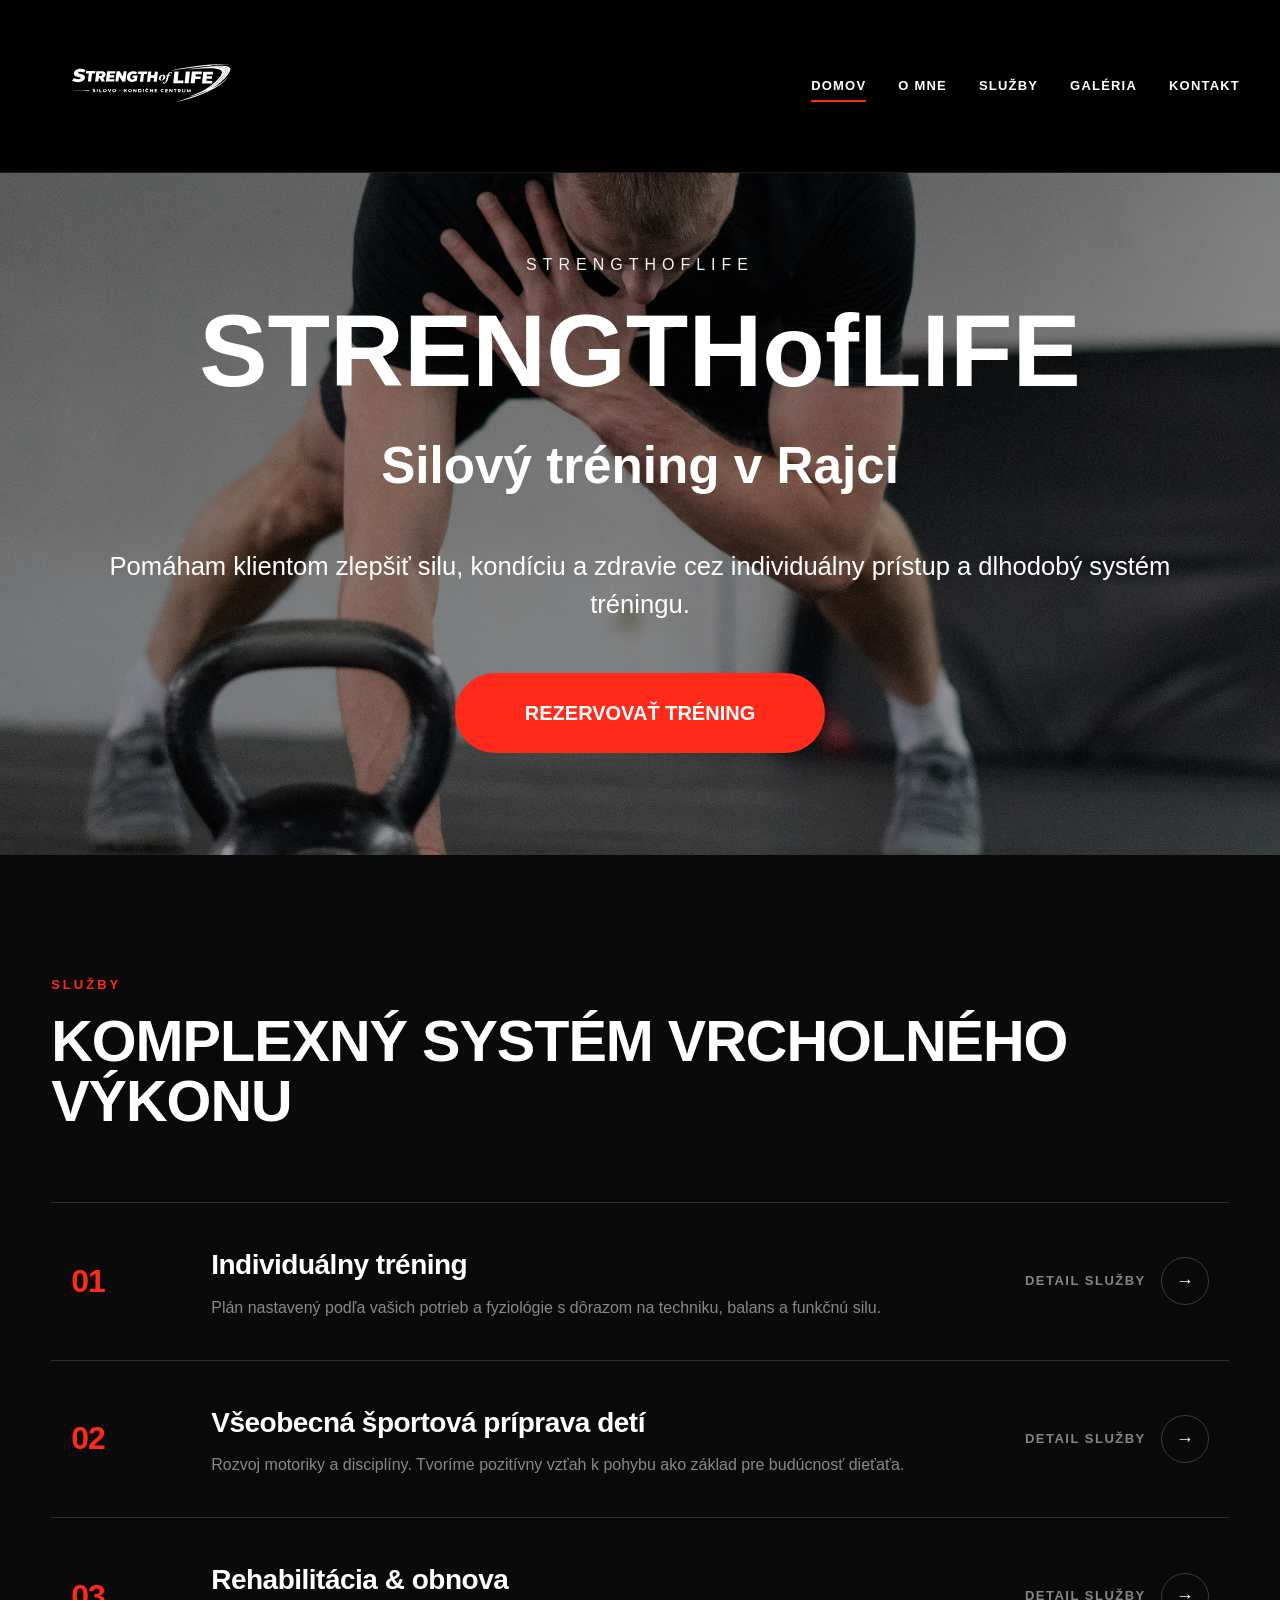
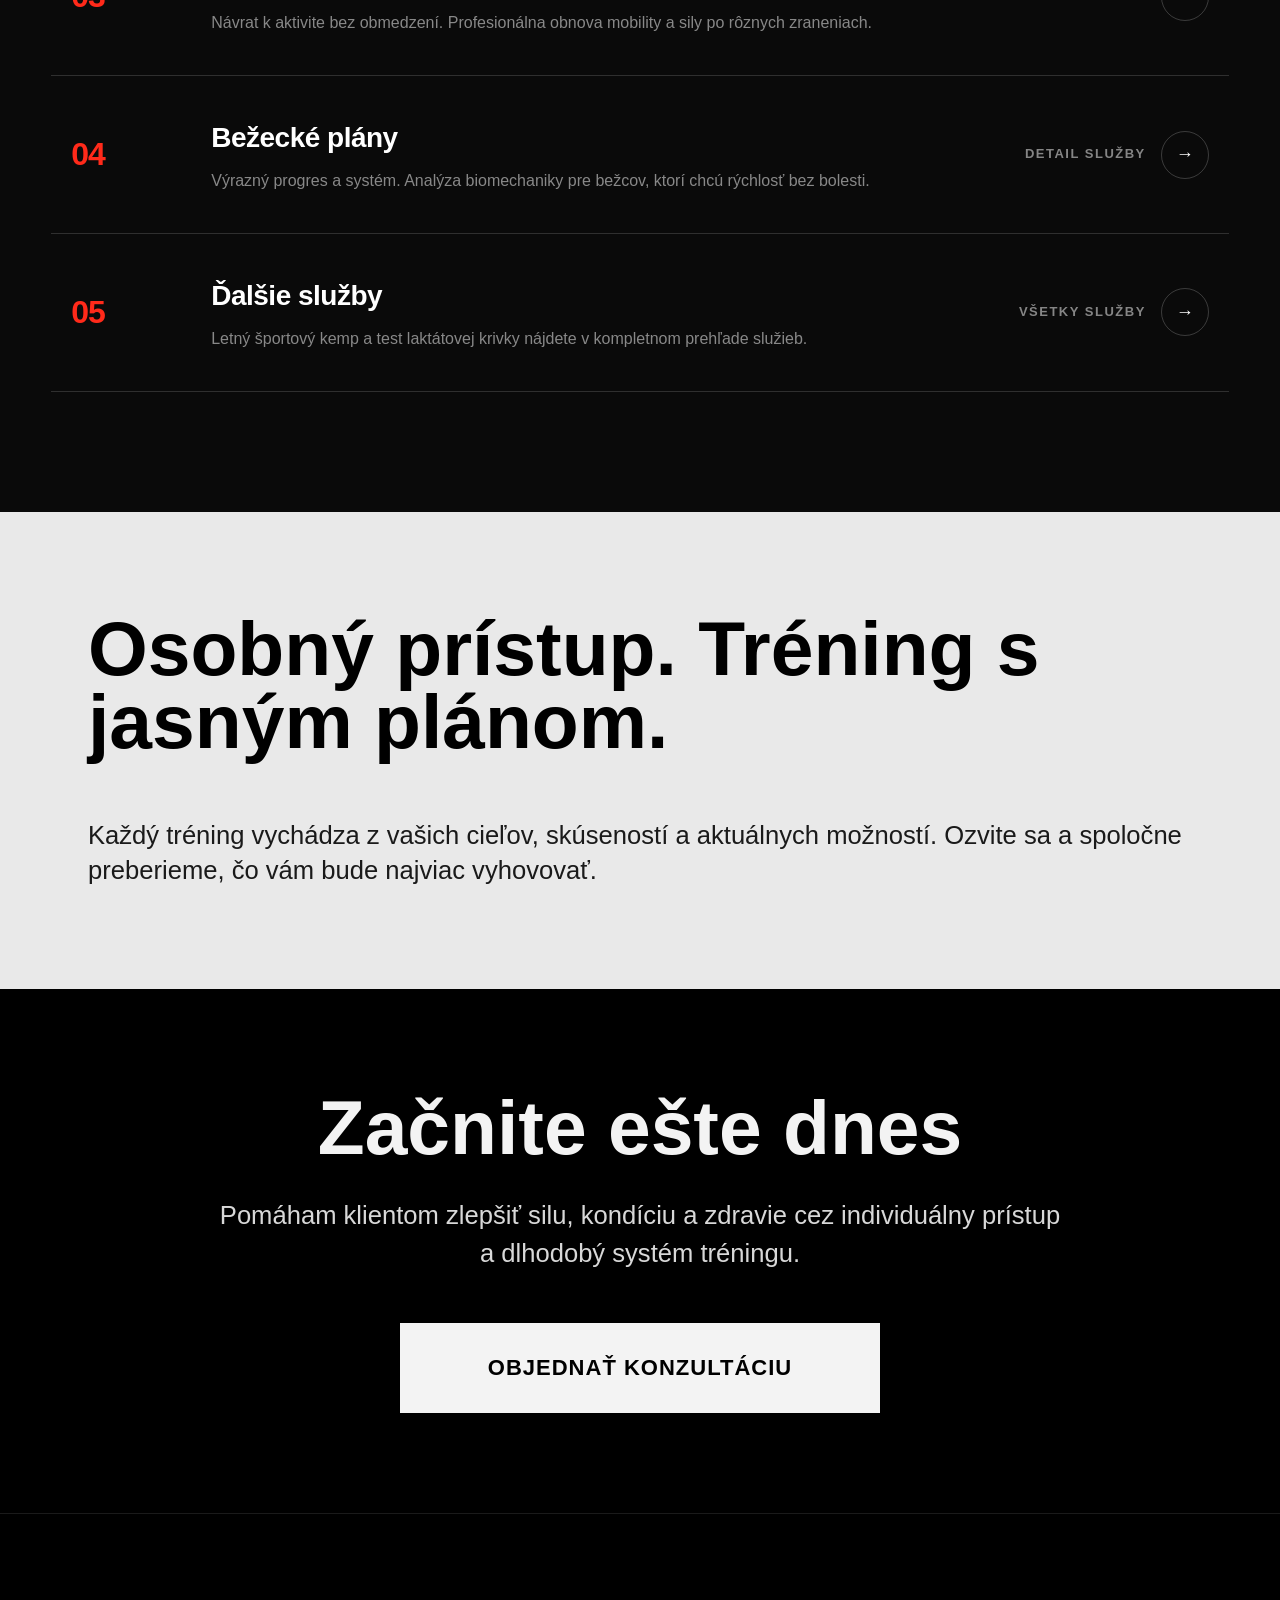
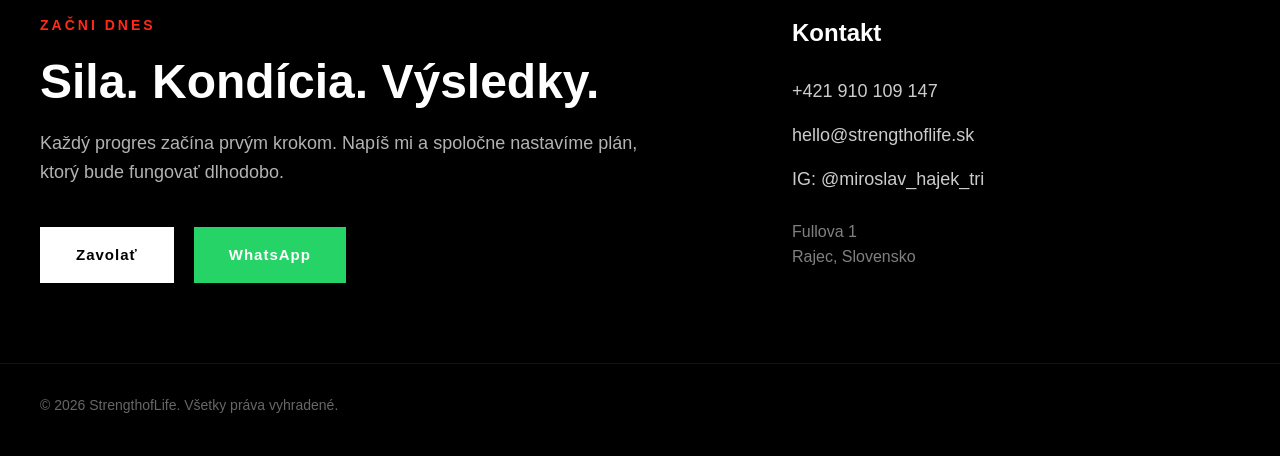
<file: index.html>
<!DOCTYPE html>
<html lang="sk">
<head>
    <meta charset="UTF-8">
    <meta name="viewport" content="width=device-width, initial-scale=1.0">
    <title>Strength of Life | Silový tréning Rajec</title>
    <meta name="description" content="Individuálny silový tréning, športová príprava detí, rehabilitačné programy a bežecké plány v Rajci. Dohodnite si konzultáciu so StrengthofLife.">
    <meta property="og:title" content="Silový tréning a športová príprava v Rajci">
    <meta property="og:description" content="Individuálny silový tréning, športová príprava detí, rehabilitačné programy a bežecké plány v Rajci. Dohodnite si konzultáciu so StrengthofLife.">
    <meta property="og:type" content="website">
    <meta property="og:locale" content="sk_SK">
    <meta name="theme-color" content="#000000">

    <link rel="stylesheet" href="css/base.css">
    <link rel="stylesheet" href="css/header.css">
    <link rel="stylesheet" href="css/hero.css">
    <link rel="stylesheet" href="css/responsive.css">
    <link rel="stylesheet" href="css/footer.css">
</head>
<body>

<header class="header">
    <div class="container">
        <a href="index.html" class="logo">
            <img src="images/logo.svg" alt="Strength of Life">
        </a>

        <button type="button" class="hamburger" id="hamburger" aria-label="Otvoriť navigáciu" aria-expanded="false">
            <span></span>
            <span></span>
            <span></span>
        </button>

        <nav class="nav" id="nav-menu" aria-label="Hlavná navigácia">
            <ul>
                <li><a href="index.html" class="active">DOMOV</a></li>
                <li><a href="about.html">O MNE</a></li>
                <li><a href="services.html">SLUŽBY</a></li>
                <li><a href="gallery.html">GALÉRIA</a></li>
                <li><a href="contact.html">KONTAKT</a></li>
            </ul>
        </nav>
    </div>
</header>

<section class="hero">
    <div class="container">
        <div class="hero-content">
            <p class="hero-small">STRENGTHofLIFE</p>
            <h1>STRENGTHofLIFE</h1>
            <h2>Silový tréning v Rajci</h2>
            <p class="hero-text">
                Pomáham klientom zlepšiť silu, kondíciu a zdravie cez individuálny prístup a dlhodobý systém tréningu.
            </p>
            <a href="contact.html" class="hero-button">REZERVOVAŤ TRÉNING</a>
        </div>
    </div>
</section>

<section class="services">
    <div class="container">
        <div class="services-top">
            <span class="services-label">SLUŽBY</span>
            <h2>KOMPLEXNÝ SYSTÉM VRCHOLNÉHO VÝKONU</h2>
        </div>

        <div class="services-list">
            
            <a href="individualny-silovy-trening.html" class="service-item">
                <span class="service-num">01</span>
                <div class="service-info">
                    <h3>Individuálny tréning</h3>
                    <p>Plán nastavený podľa vašich potrieb a fyziológie s dôrazom na techniku, balans a funkčnú silu.</p>
                </div>
                <div class="service-action">
                    <span class="service-btn-text">Detail služby</span>
                    <span class="service-arrow">&rarr;</span>
                </div>
            </a>

            <a href="sportova-priprava-deti.html" class="service-item">
                <span class="service-num">02</span>
                <div class="service-info">
                    <h3>Všeobecná športová príprava detí</h3>
                    <p>Rozvoj motoriky a disciplíny. Tvoríme pozitívny vzťah k pohybu ako základ pre budúcnosť dieťaťa.</p>
                </div>
                <div class="service-action">
                    <span class="service-btn-text">Detail služby</span>
                    <span class="service-arrow">&rarr;</span>
                </div>
            </a>

            <a href="rehabilitacne-programy.html" class="service-item">
                <span class="service-num">03</span>
                <div class="service-info">
                    <h3>Rehabilitácia & obnova</h3>
                    <p>Návrat k aktivite bez obmedzení. Profesionálna obnova mobility a sily po rôznych zraneniach.</p>
                </div>
                <div class="service-action">
                    <span class="service-btn-text">Detail služby</span>
                    <span class="service-arrow">&rarr;</span>
                </div>
            </a>

            <a href="bezecke-plany.html" class="service-item">
                <span class="service-num">04</span>
                <div class="service-info">
                    <h3>Bežecké plány</h3>
                    <p>Výrazný progres a systém. Analýza biomechaniky pre bežcov, ktorí chcú rýchlosť bez bolesti.</p>
                </div>
                <div class="service-action">
                    <span class="service-btn-text">Detail služby</span>
                    <span class="service-arrow">&rarr;</span>
                </div>
            </a>


            <a href="services.html" class="service-item all-services-link">
                <span class="service-num">05</span>
                <div class="service-info">
                    <h3>Ďalšie služby</h3>
                    <p>Letný športový kemp a test laktátovej krivky nájdete v kompletnom prehľade služieb.</p>
                </div>
                <div class="service-action">
                    <span class="service-btn-text">Všetky služby</span>
                    <span class="service-arrow">&rarr;</span>
                </div>
            </a>
        </div>
    </div>
</section>

<section class="testimonials">
    <div class="container">
        <h2 class="testimonials-title">Osobný prístup. Tréning s jasným plánom.</h2>
        <p class="testimonial-text">Každý tréning vychádza z vašich cieľov, skúseností a aktuálnych možností. Ozvite sa a spoločne preberieme, čo vám bude najviac vyhovovať.</p>
    </div>
</section>

<section class="cta-section">
    <div class="cta-container">
        <h2>Začnite ešte dnes</h2>
        <p>Pomáham klientom zlepšiť silu, kondíciu a zdravie cez individuálny prístup a dlhodobý systém tréningu.</p>
        <a href="contact.html" class="cta-button">OBJEDNAŤ KONZULTÁCIU</a>
    </div>
</section>

<footer class="footer">
    <div class="footer-top">
        <div class="footer-cta">
            <span class="footer-label">ZAČNI DNES</span>
            <h2>Sila. Kondícia. Výsledky.</h2>
            <p>Každý progres začína prvým krokom. Napíš mi a spoločne nastavíme plán, ktorý bude fungovať dlhodobo.</p>
            <div class="footer-buttons">
                <a href="tel:+421910109147" class="footer-btn">Zavolať</a>
                <a href="https://wa.me/421910109147" target="_blank" rel="noopener noreferrer" class="footer-btn red">WhatsApp</a>
            </div>
        </div>

        <div class="footer-contact">
            <h3>Kontakt</h3>
            <a href="tel:+421910109147">+421 910 109 147</a>
            <a href="mailto:hello@strengthoflife.sk">hello@strengthoflife.sk</a>
            <a href="https://www.instagram.com/miroslav_hajek_tri/" target="_blank" rel="noopener noreferrer">IG: @miroslav_hajek_tri</a>
            <p>Fullova 1<br>Rajec, Slovensko</p>
        </div>
    </div>

    <div class="footer-bottom">
        <p>© 2026 StrengthofLife. Všetky práva vyhradené.</p>
    </div>
</footer>

<script src="js/script.js"></script>
</body>
</html>
</file>
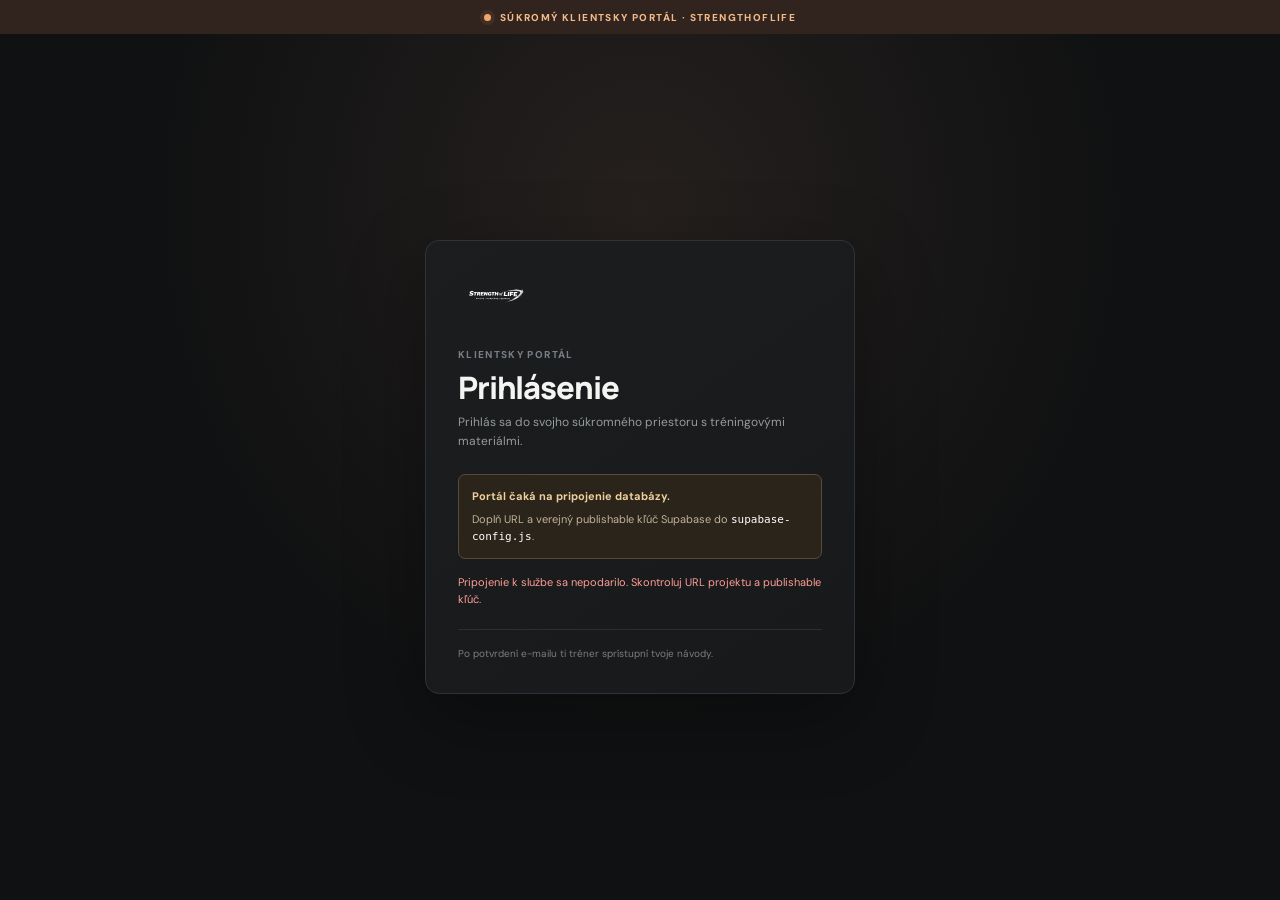
<file: klientsky-portal/index.html>
<!doctype html>
<html lang="sk">
<head>
    <meta charset="utf-8">
    <meta name="viewport" content="width=device-width, initial-scale=1">
    <meta name="theme-color" content="#111111">
    <meta name="description" content="Ukážka súkromného portálu StrengthofLife pre tréningové materiály a klientské výbery.">
    <title>Klientsky portál | StrengthofLife</title>
    <link rel="stylesheet" href="styles.css">
    <script type="module" src="app.js"></script>
</head>
<body>
    <div class="demo-banner"><span class="demo-dot"></span> SÚKROMÝ KLIENTSKY PORTÁL · STRENGTHOFLIFE</div>
    <main class="auth-screen" id="authScreen">
        <section class="auth-card">
            <img src="../images/logo.svg" alt="Strength of Life" class="auth-logo">
            <p class="eyebrow">KLIENTSKY PORTÁL</p>
            <h1 id="authTitle">Prihlásenie</h1>
            <p class="auth-lede" id="authLede">Prihlás sa do svojho súkromného priestoru s tréningovými materiálmi.</p>
            <div class="auth-setup" id="authSetup" hidden><strong>Portál čaká na pripojenie databázy.</strong><p>Doplň URL a verejný publishable kľúč Supabase do <code>supabase-config.js</code>.</p></div>
            <form class="auth-form" id="loginForm" hidden>
                <label>E-mail<input id="loginEmail" type="email" autocomplete="username" required></label>
                <label>Heslo<input id="loginPassword" type="password" autocomplete="current-password" required></label>
                <button class="button primary auth-submit" type="submit">Prihlásiť sa</button>
                <button class="auth-link" id="forgotPassword" type="button">Zabudnuté heslo?</button>
                <button class="auth-link" id="showSignup" type="button">Ešte nemáš účet? Vytvor si ho</button>
            </form>
            <form class="auth-form" id="signupForm" hidden>
                <label>Meno a priezvisko<input id="signupName" type="text" autocomplete="name" maxlength="120" required></label>
                <label>E-mail<input id="signupEmail" type="email" autocomplete="email" maxlength="254" required></label>
                <label>Heslo<input id="signupPassword" type="password" autocomplete="new-password" minlength="10" required></label>
                <label>Potvrdiť heslo<input id="signupPasswordConfirm" type="password" autocomplete="new-password" minlength="10" required></label>
                <button class="button primary auth-submit" type="submit">Vytvoriť klientsky účet</button>
                <button class="auth-link" id="showLogin" type="button">Už mám účet — prihlásiť sa</button>
            </form>
            <form class="auth-form" id="setPasswordForm" hidden>
                <label>Nové heslo<input id="newPassword" type="password" autocomplete="new-password" minlength="10" required></label>
                <label>Potvrdiť nové heslo<input id="confirmPassword" type="password" autocomplete="new-password" minlength="10" required></label>
                <button class="button primary auth-submit" type="submit">Nastaviť heslo</button>
            </form>
            <p class="auth-message" id="authMessage" role="status" aria-live="polite"></p>
            <p class="auth-footnote">Po potvrdení e-mailu ti tréner sprístupní tvoje návody.</p>
        </section>
    </main>
    <div class="app-shell" id="appShell" hidden>
        <aside class="sidebar" id="sidebar">
            <a class="brand" href="#overview" aria-label="StrengthofLife portál">
                <img src="../images/logo.svg" alt="Strength of Life">
                <span class="brand-caption">KLIENTSKY PORTÁL</span>
            </a>
            <div class="workspace-label">PRACOVNÝ PRIESTOR</div>
            <nav class="side-nav" aria-label="Hlavná navigácia">
                <button class="nav-item active" data-view="overview"><span class="nav-icon">⌂</span>Prehľad</button>
                <button class="nav-item" data-view="clients"><span class="nav-icon">♙</span>Klienti <span class="nav-count">4</span></button>
                <button class="nav-item" data-view="library"><span class="nav-icon">▤</span>Knižnica návodov <span class="nav-count">12</span></button>
            </nav>
            <div class="sidebar-bottom">
                <div class="security-note"><span class="lock-icon">⌑</span><div><strong>Súkromný priestor</strong><small>Prístup podľa účtu</small></div></div>
                <div class="profile-row"><span class="avatar" id="sidebarInitials">?</span><span><strong id="sidebarName">Používateľ</strong><small id="sidebarRole">StrengthofLife</small></span><button class="dots" id="signOut" type="button" aria-label="Odhlásiť sa">•••</button></div>
            </div>
        </aside>

        <main class="main-area">
            <header class="topbar">
                <button class="mobile-menu" id="mobileMenu" aria-label="Otvoriť navigáciu">☰</button>
                <div class="breadcrumbs"><span>StrengthofLife</span><span class="crumb-sep">/</span><strong id="currentCrumb">Prehľad</strong></div>
                <div class="top-actions"><span class="preview-chip"><i></i> ZABEZPEČENÉ</span><button class="profile-button" id="topProfile"><span class="avatar small" id="topInitials">?</span><span id="topName">Účet</span></button></div>
            </header>

            <section class="page-view visible" id="view-overview">
                <div class="welcome-row"><div><p class="eyebrow" id="welcomeDate"></p><h1>Dobrý deň, <span id="welcomeName">tréner</span><span class="red-dot">.</span></h1><p class="lede">Tu máš rýchly prehľad o klientoch a ich tréningových materiáloch.</p></div><button class="button primary" data-action="new-assignment"><span>＋</span> Nový výber</button></div>
                <div class="stats-grid">
                    <article class="stat-card"><span class="stat-icon red">♙</span><span class="stat-label">KLIENTI</span><strong id="activeClientCount">—</strong><small>účty v portáli</small></article>
                    <article class="stat-card"><span class="stat-icon amber">▤</span><span class="stat-label">NÁVODY</span><strong id="libraryGuideCount">—</strong><small>v 6 kategóriách</small></article>
                    <article class="stat-card"><span class="stat-icon green">↗</span><span class="stat-label">PRIRADENÉ MATERIÁLY</span><strong id="assignmentTotal">—</strong><small>naprieč klientmi</small></article>
                </div>

                <div class="section-heading"><div><p class="eyebrow">RÝCHLY PRÍSTUP</p><h2>Naposledy otvorení klienti</h2></div><button class="text-button" data-view="clients">Všetci klienti <span>→</span></button></div>
                <div class="panel client-list-panel">
                    <div class="table-head"><span>KLIENT</span><span>MATERIÁLY</span><span>NAPOSLEDY UPRAVENÉ</span><span></span></div>
                    <div id="recentClients"></div>
                </div>

                <div class="section-heading category-heading"><div><p class="eyebrow">OBSAH</p><h2>Knižnica návodov</h2></div><button class="text-button" data-view="library">Otvoriť knižnicu <span>→</span></button></div>
                <div class="category-grid" id="categoryGrid"></div>
                <p class="prototype-note"><strong>Súkromné dáta.</strong> Klient uvidí iba návody, ktoré mu priradí tréner.</p>
            </section>

            <section class="page-view" id="view-clients">
                <div class="page-title-row"><div><p class="eyebrow">SPRÁVA KLIENTOV</p><h1>Klienti</h1><p class="lede">Vyhľadaj klienta, pozri jeho materiály alebo priprav nový výber.</p></div><button class="button primary" data-action="new-client"><span>＋</span> Pridať klienta</button></div>
                <div class="toolbar panel"><label class="search-box"><span>⌕</span><input id="clientSearch" type="search" placeholder="Hľadať meno alebo e-mail…"></label><span class="filter-button">Aktívne účty</span><span class="toolbar-count"></span></div>
                <div class="panel client-list-panel full-list"><div class="table-head"><span>KLIENT</span><span>MATERIÁLY</span><span>NAPOSLEDY UPRAVENÉ</span><span></span></div><div id="allClients"></div></div>
                <p class="prototype-note"><strong>Správa klientov.</strong> Klienti sa zaregistrujú sami cez portál. Materiály uvidia až po ich pridelení.</p>
            </section>

            <section class="page-view" id="view-library">
                <div class="page-title-row"><div><p class="eyebrow">OBSAH PRE KLIENTOV</p><h1>Knižnica návodov</h1><p class="lede">Usporiadaj krátke videá a postupy podľa športu alebo témy.</p></div><button class="button primary" data-action="new-guide"><span>＋</span> Pridať návod</button></div>
                <div class="library-toolbar"><label class="search-box panel"><span>⌕</span><input id="guideSearch" type="search" placeholder="Hľadať v návodoch…"></label><div class="filter-pills" id="categoryFilters"></div></div>
                <div class="guide-grid" id="guideGrid"></div>
                <p class="prototype-note"><strong>Súkromné médiá.</strong> Videá sa sprístupnia až po overení oprávnenia prihláseného používateľa.</p>
            </section>

            <section class="page-view" id="view-client-detail">
                <button class="back-button" data-view="clients">← Späť na klientov</button>
                <div class="page-title-row detail-title"><div><p class="eyebrow">KLIENTSKY PROFIL</p><h1 id="detailName">Klient</h1><p class="lede" id="detailEmail"></p></div><button class="button primary" data-action="assign-current"><span>＋</span> Priradiť návod</button></div>
                <div class="detail-layout"><div class="panel detail-main"><div class="panel-heading"><div><p class="eyebrow">PERSONALIZOVANÝ OBSAH</p><h2>Odporúčané návody</h2></div><span class="private-badge">⌑ Súkromné pre klienta</span></div><div id="assignedGuides"></div></div><aside class="panel client-info"><p class="eyebrow">ZÁKLADNÉ INFORMÁCIE</p><div class="info-line"><small>Stav účtu</small><strong><span class="status-dot"></span> <span id="detailStatus">Aktívny</span></strong></div><div class="info-line"><small>Pridaný</small><strong id="detailSince"></strong></div><div class="info-line"><small>Priradené návody</small><strong id="detailCount"></strong></div><button class="button subtle full-width" data-action="copy-portal-link">Kopírovať adresu portálu</button></aside></div>
                <p class="prototype-note"><strong>Klientsky prístup.</strong> Klient sa prihlási vlastným účtom a uvidí iba tu priradené návody.</p>
            </section>
        </main>
    </div>

    <template id="clientGuideViewTemplate"><section class="page-view" id="view-client-home"><div class="welcome-row"><div><p class="eyebrow">KLIENTSKY PRIESTOR</p><h1>Moje návody<span class="red-dot">.</span></h1><p class="lede">Tu nájdeš materiály, ktoré ti priradil tréner.</p></div></div><div class="guide-grid" id="clientGuideGrid"></div><p class="empty-state" id="clientEmpty" hidden>Zatiaľ ti neboli priradené žiadne návody.</p></section></template>
    <div class="modal-backdrop" id="modalBackdrop" aria-hidden="true"><section class="modal" role="dialog" aria-modal="true" aria-labelledby="modalTitle"><button class="modal-close" id="modalClose" aria-label="Zavrieť">×</button><div id="modalContent"></div></section></div>
    <div class="toast" id="toast" role="status" aria-live="polite"></div>
</body>
</html>
</file>
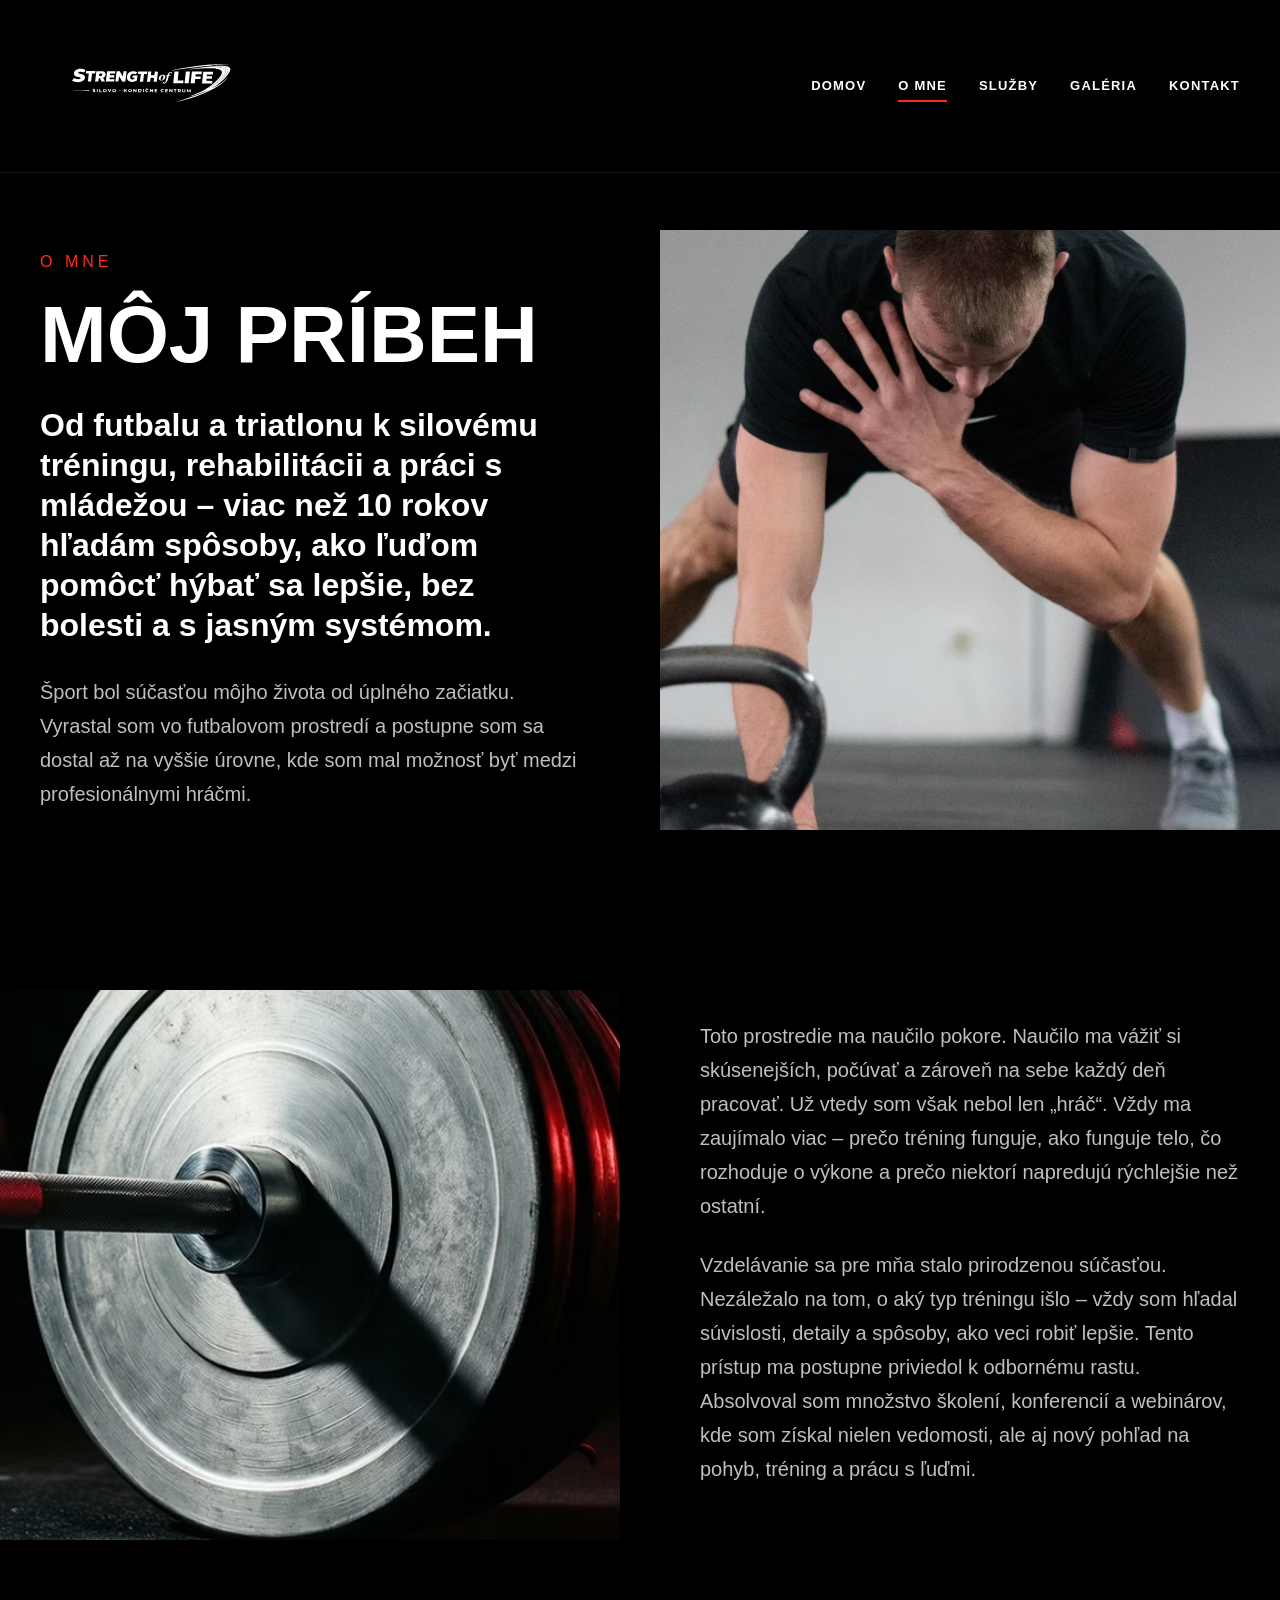
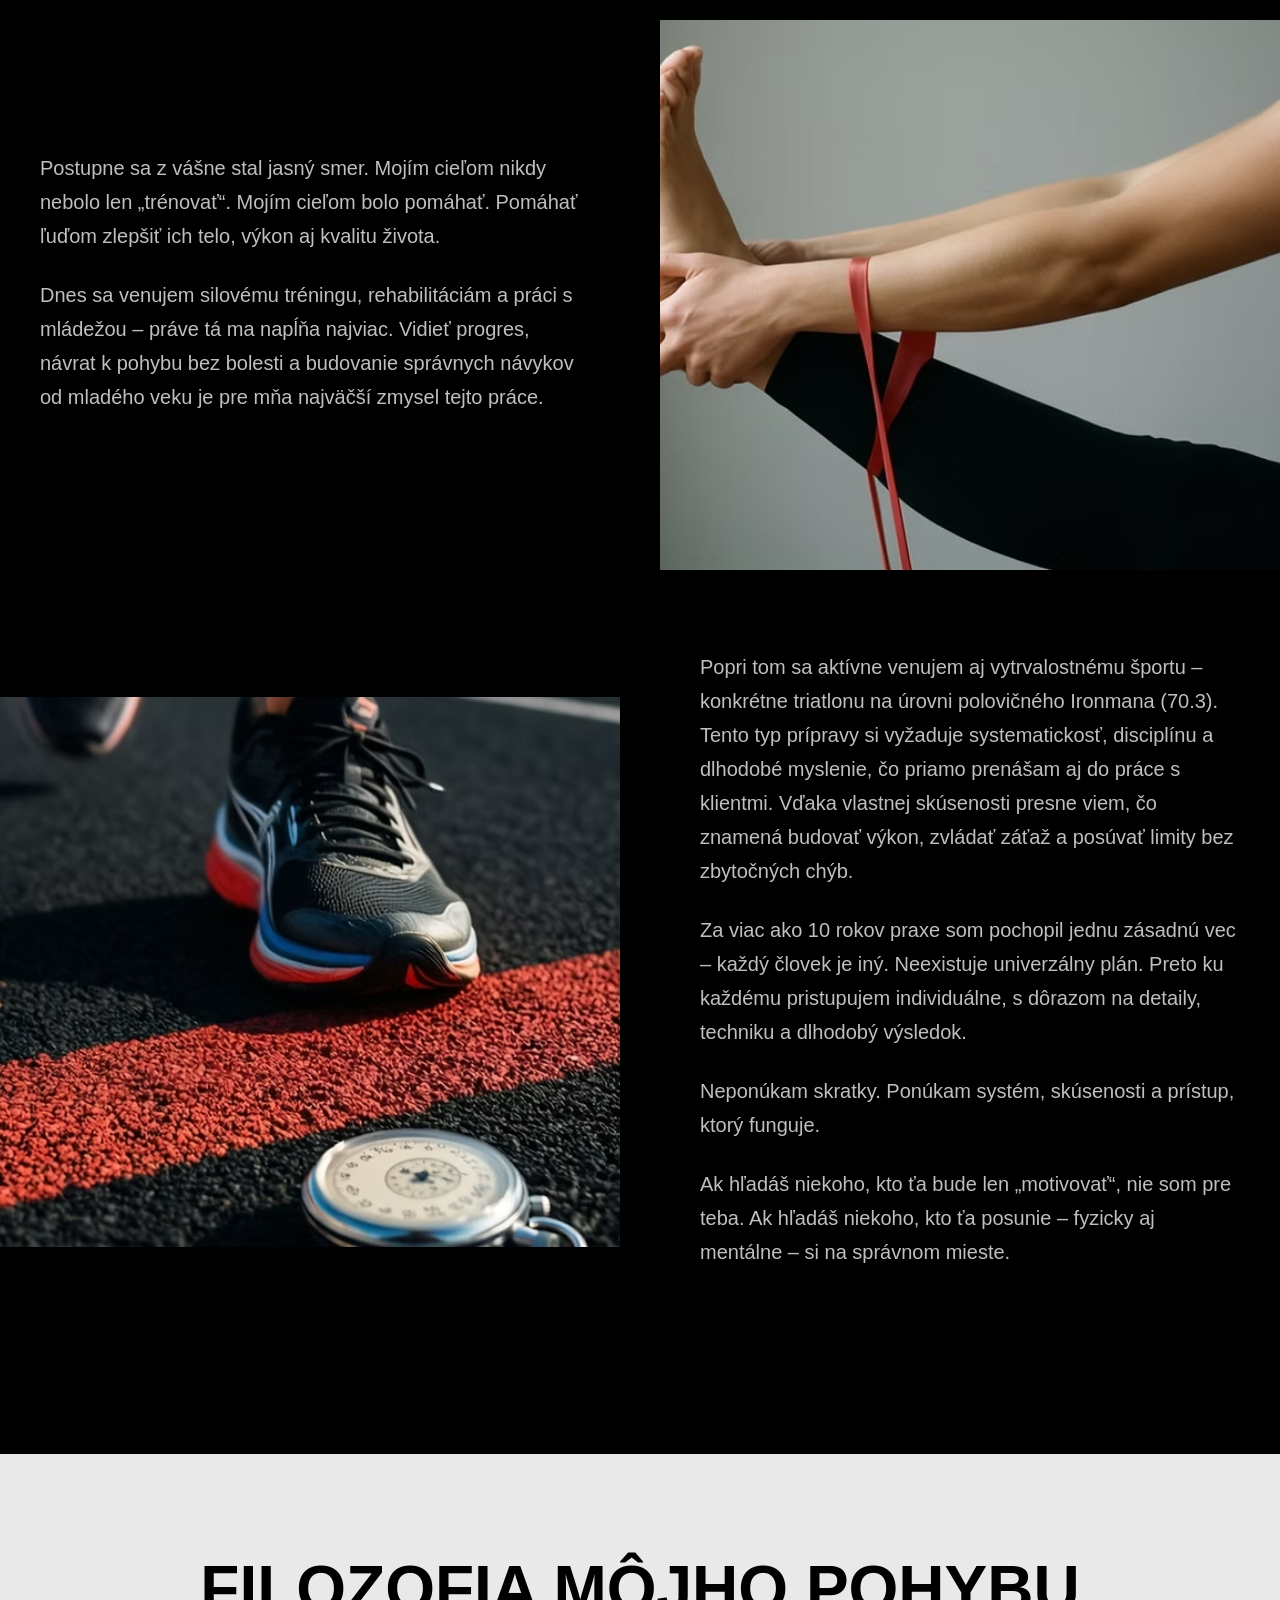
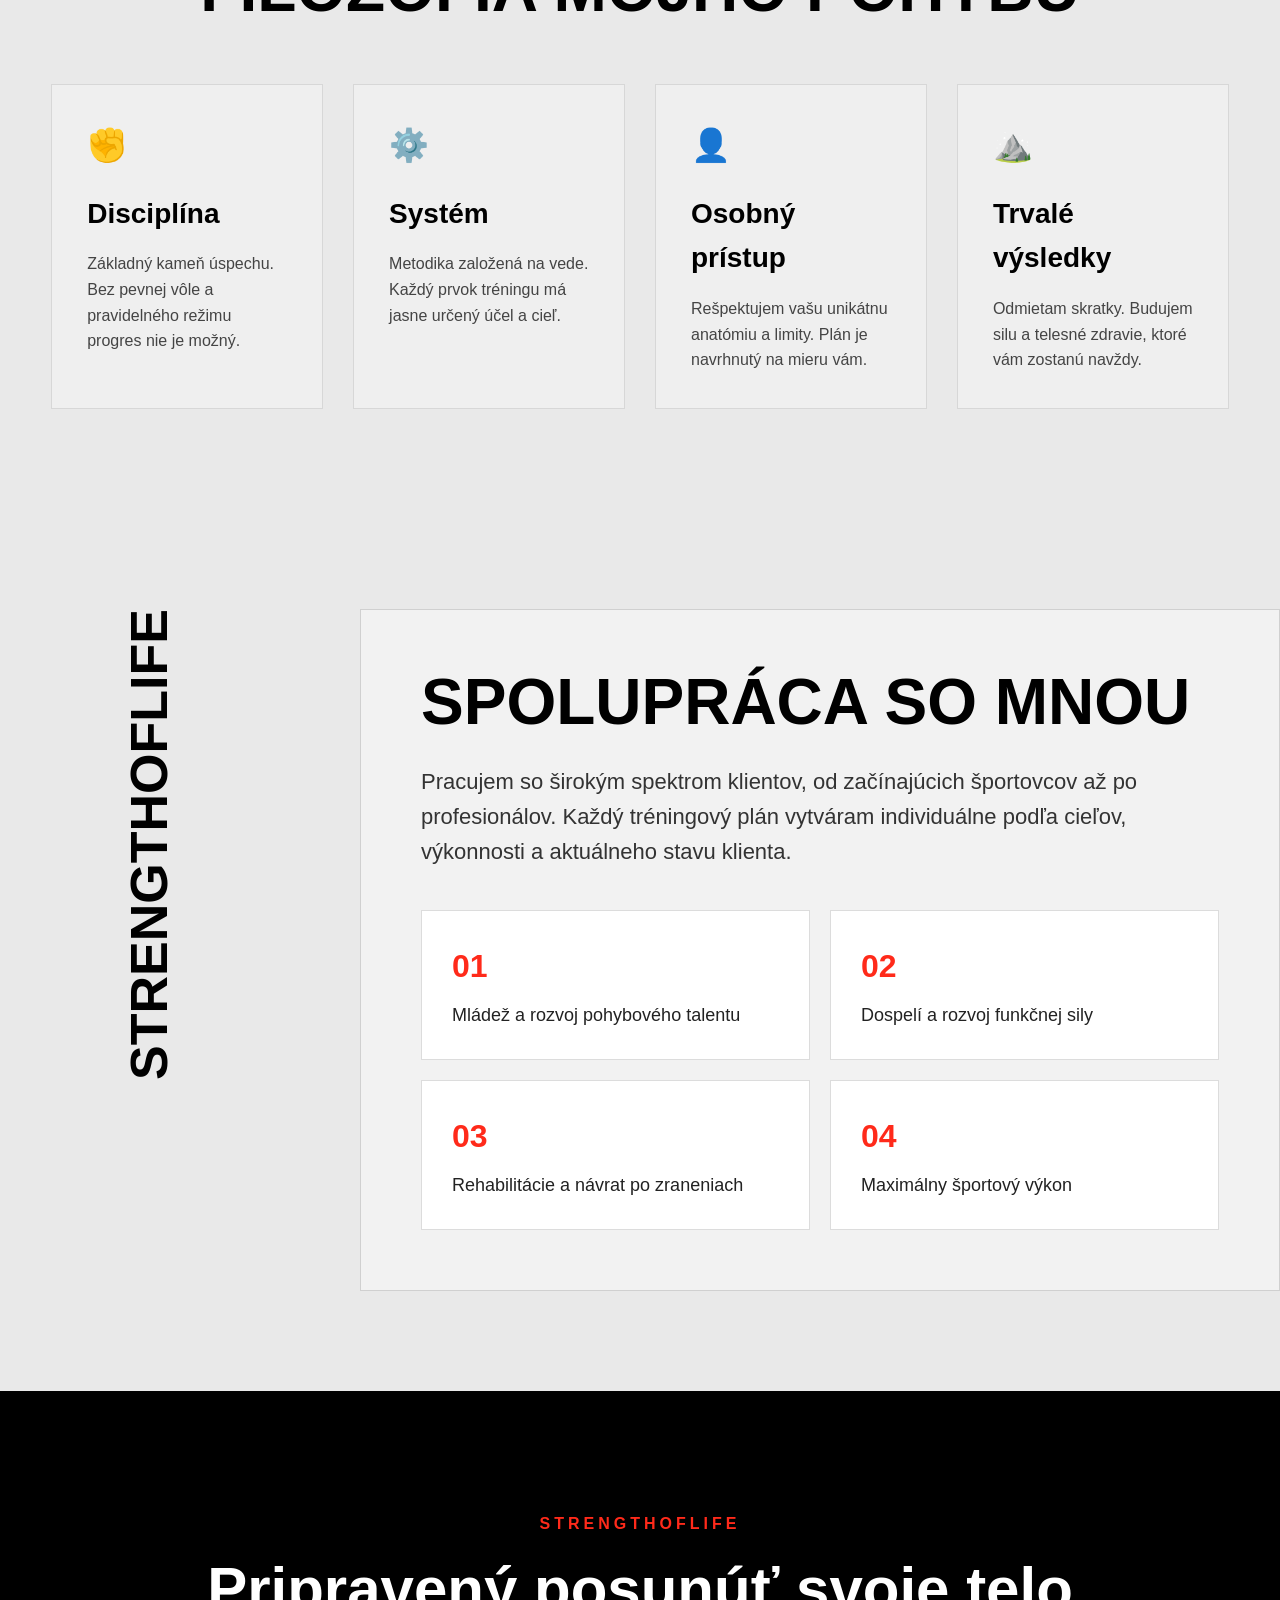
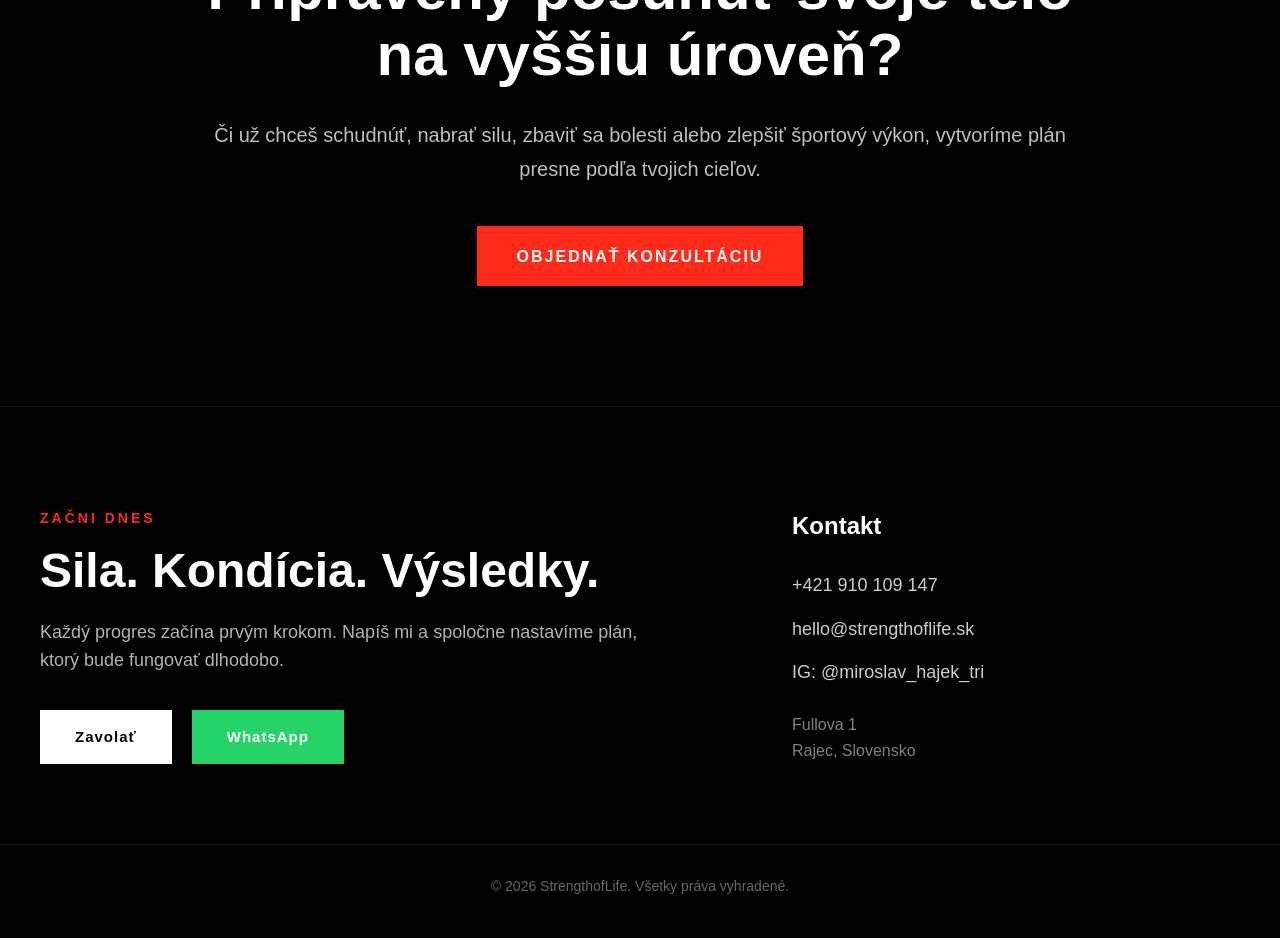
<file: about.html>
<!DOCTYPE html>
<html lang="sk">

<head>
    <meta charset="UTF-8">
    <meta name="viewport" content="width=device-width, initial-scale=1.0">
    <title>O mne | StrengthofLife</title>
    <meta name="description" content="Spoznajte trénera StrengthofLife v Rajci a jeho prístup k silovému tréningu, športovej príprave a dlhodobému zlepšovaniu pohybu.">
    <meta property="og:title" content="Osobný tréner v Rajci | O mne">
    <meta property="og:description" content="Spoznajte trénera StrengthofLife v Rajci a jeho prístup k silovému tréningu, športovej príprave a dlhodobému zlepšovaniu pohybu.">
    <meta property="og:type" content="website">
    <meta property="og:locale" content="sk_SK">
    <meta name="theme-color" content="#000000">

    <link rel="stylesheet" href="css/base.css">
    <link rel="stylesheet" href="css/header.css">
    <link rel="stylesheet" href="css/responsive.css">
    <link rel="stylesheet" href="css/about.css">
    <link rel="stylesheet" href="css/footer.css">
</head>

<body>

<header class="header">
    <div class="container">
        <a href="index.html" class="logo">
            <img src="images/logo.svg" alt="Strength of Life">
        </a>

        <button type="button" class="hamburger" id="hamburger" aria-label="Otvoriť navigáciu" aria-expanded="false">
            <span></span>
            <span></span>
            <span></span>
        </button>

        <nav class="nav" id="nav-menu" aria-label="Hlavná navigácia">
            <ul>
                <li><a href="index.html">DOMOV</a></li>
                <li><a href="about.html" class="active">O MNE</a></li>
                <li><a href="services.html">SLUŽBY</a></li>
                <li><a href="gallery.html">GALÉRIA</a></li>
                <li><a href="contact.html">KONTAKT</a></li>
            </ul>
        </nav>
    </div>
</header>

<section class="about-hero">
    <div class="about-hero-content">
        <div class="about-left">
            <span class="about-label">O MNE</span>
            <h1>MÔJ PRÍBEH</h1>
            <h2>
                Od futbalu a triatlonu k silovému tréningu,
                rehabilitácii a práci s mládežou – viac než
                10 rokov hľadám spôsoby, ako ľuďom pomôcť
                hýbať sa lepšie, bez bolesti a s jasným systémom.
            </h2>
            <p>
                Šport bol súčasťou môjho života od úplného začiatku.
                Vyrastal som vo futbalovom prostredí a postupne som
                sa dostal až na vyššie úrovne, kde som mal možnosť
                byť medzi profesionálnymi hráčmi.
            </p>
        </div>

        <div class="about-right">
            <img src="images/hero.avif" alt="Miroslav Hájek">
        </div>
    </div>
</section>

<section class="about-story">
    <div class="story-row">
        <div class="story-image">
            <img src="images/services1.jpg" alt="Tréning">
        </div>
        <div class="story-text">
            <p>
                Toto prostredie ma naučilo pokore. Naučilo ma vážiť si skúsenejších,
                počúvať a zároveň na sebe každý deň pracovať. Už vtedy som však nebol len
                „hráč“. Vždy ma zaujímalo viac – prečo tréning funguje, ako funguje telo,
                čo rozhoduje o výkone a prečo niektorí napredujú rýchlejšie než ostatní.
            </p>
            <p>
                Vzdelávanie sa pre mňa stalo prirodzenou súčasťou. Nezáležalo na tom,
                o aký typ tréningu išlo – vždy som hľadal súvislosti, detaily a spôsoby,
                ako veci robiť lepšie. Tento prístup ma postupne priviedol k odbornému rastu.
                Absolvoval som množstvo školení, konferencií a webinárov, kde som získal
                nielen vedomosti, ale aj nový pohľad na pohyb, tréning a prácu s ľuďmi.
            </p>
        </div>
    </div>

    <div class="story-row reverse">
        <div class="story-image">
            <img src="images/services3.jpg" alt="Rehabilitácia">
        </div>
        <div class="story-text">
            <p>
                Postupne sa z vášne stal jasný smer. Mojím cieľom nikdy nebolo len
                „trénovať“. Mojím cieľom bolo pomáhať. Pomáhať ľuďom zlepšiť ich telo,
                výkon aj kvalitu života.
            </p>
            <p>
                Dnes sa venujem silovému tréningu, rehabilitáciám a práci s mládežou –
                práve tá ma napĺňa najviac. Vidieť progres, návrat k pohybu bez bolesti
                a budovanie správnych návykov od mladého veku je pre mňa najväčší zmysel
                tejto práce.
            </p>
        </div>
    </div>

    <div class="story-row">
        <div class="story-image">
            <img src="images/services4.jpg" alt="Triatlon">
        </div>
        <div class="story-text">
            <p>
                Popri tom sa aktívne venujem aj vytrvalostnému športu – konkrétne triatlonu
                na úrovni polovičného Ironmana (70.3). Tento typ prípravy si vyžaduje
                systematickosť, disciplínu a dlhodobé myslenie, čo priamo prenášam aj do práce
                s klientmi. Vďaka vlastnej skúsenosti presne viem, čo znamená budovať výkon,
                zvládať záťaž a posúvať limity bez zbytočných chýb.
            </p>
            <p>
                Za viac ako 10 rokov praxe som pochopil jednu zásadnú vec – každý človek je iný.
                Neexistuje univerzálny plán. Preto ku každému pristupujem individuálne,
                s dôrazom na detaily, techniku a dlhodobý výsledok.
            </p>
            <p>
                Neponúkam skratky. Ponúkam systém, skúsenosti a prístup, ktorý funguje.
            </p>
            <p>
                Ak hľadáš niekoho, kto ťa bude len „motivovať“, nie som pre teba.
                Ak hľadáš niekoho, kto ťa posunie – fyzicky aj mentálne –
                si na správnom mieste.
            </p>
        </div>
    </div>
</section>

<section class="philosophy">
    <div class="container">
        <h2>FILOZOFIA MÔJHO POHYBU</h2>
        <div class="philosophy-grid">
            <div class="philosophy-card">
                <div class="icon">✊</div>
                <h3>Disciplína</h3>
                <p>Základný kameň úspechu. Bez pevnej vôle a pravidelného režimu progres nie je možný.</p>
            </div>
            <div class="philosophy-card">
                <div class="icon">⚙️</div>
                <h3>Systém</h3>
                <p>Metodika založená na vede. Každý prvok tréningu má jasne určený účel a cieľ.</p>
            </div>
            <div class="philosophy-card">
                <div class="icon">👤</div>
                <h3>Osobný prístup</h3>
                <p>Rešpektujem vašu unikátnu anatómiu a limity. Plán je navrhnutý na mieru vám.</p>
            </div>
            <div class="philosophy-card">
                <div class="icon">⛰️</div>
                <h3>Trvalé výsledky</h3>
                <p>Odmietam skratky. Budujem silu a telesné zdravie, ktoré vám zostanú navždy.</p>
            </div>
        </div>
    </div>
</section>

<section class="collab">
    <div class="collab-content">
        <div class="collab-left">
            <span>STRENGTHOFLIFE</span>
        </div>
        <div class="collab-right">
            <h2>SPOLUPRÁCA SO MNOU</h2>
            <p>
                Pracujem so širokým spektrom klientov, od začínajúcich športovcov až po profesionálov.
                Každý tréningový plán vytváram individuálne podľa cieľov, výkonnosti a aktuálneho stavu klienta.
            </p>
            <div class="collab-grid">
                <div class="collab-item">
                    <h3>01</h3>
                    <p>Mládež a rozvoj pohybového talentu</p>
                </div>
                <div class="collab-item">
                    <h3>02</h3>
                    <p>Dospelí a rozvoj funkčnej sily</p>
                </div>
                <div class="collab-item">
                    <h3>03</h3>
                    <p>Rehabilitácie a návrat po zraneniach</p>
                </div>
                <div class="collab-item">
                    <h3>04</h3>
                    <p>Maximálny športový výkon</p>
                </div>
            </div>
        </div>
    </div>
</section>

<section class="about-cta">
    <div class="about-cta-content">
        <span>STRENGTHOFLIFE</span>
        <h2>Pripravený posunúť svoje telo na vyššiu úroveň?</h2>
        <p>
            Či už chceš schudnúť, nabrať silu, zbaviť sa bolesti
            alebo zlepšiť športový výkon, vytvoríme plán presne
            podľa tvojich cieľov.
        </p>
        <a href="contact.html" class="cta-btn">OBJEDNAŤ KONZULTÁCIU</a>
    </div>
</section>

<footer class="footer">
    <div class="footer-top">
        <div class="footer-cta">
            <span class="footer-label">ZAČNI DNES</span>
            <h2>Sila. Kondícia. Výsledky.</h2>
            <p>Každý progres začína prvým krokom. Napíš mi a spoločne nastavíme plán, ktorý bude fungovať dlhodobo.</p>
            <div class="footer-buttons">
                <a href="tel:+421910109147" class="footer-btn">Zavolať</a>
                <a href="https://wa.me/421910109147" target="_blank" rel="noopener noreferrer" class="footer-btn red">WhatsApp</a>
            </div>
        </div>

        <div class="footer-contact">
            <h3>Kontakt</h3>
            <a href="tel:+421910109147">+421 910 109 147</a>
            <a href="mailto:hello@strengthoflife.sk">hello@strengthoflife.sk</a>
            <a href="https://www.instagram.com/miroslav_hajek_tri/" target="_blank" rel="noopener noreferrer">IG: @miroslav_hajek_tri</a>
            <p>Fullova 1<br>Rajec, Slovensko</p>
        </div>
    </div>

    <div class="footer-bottom">
        <p>© 2026 StrengthofLife. Všetky práva vyhradené.</p>
    </div>
</footer>

<script src="js/script.js"></script>
</body>
</html>
</file>
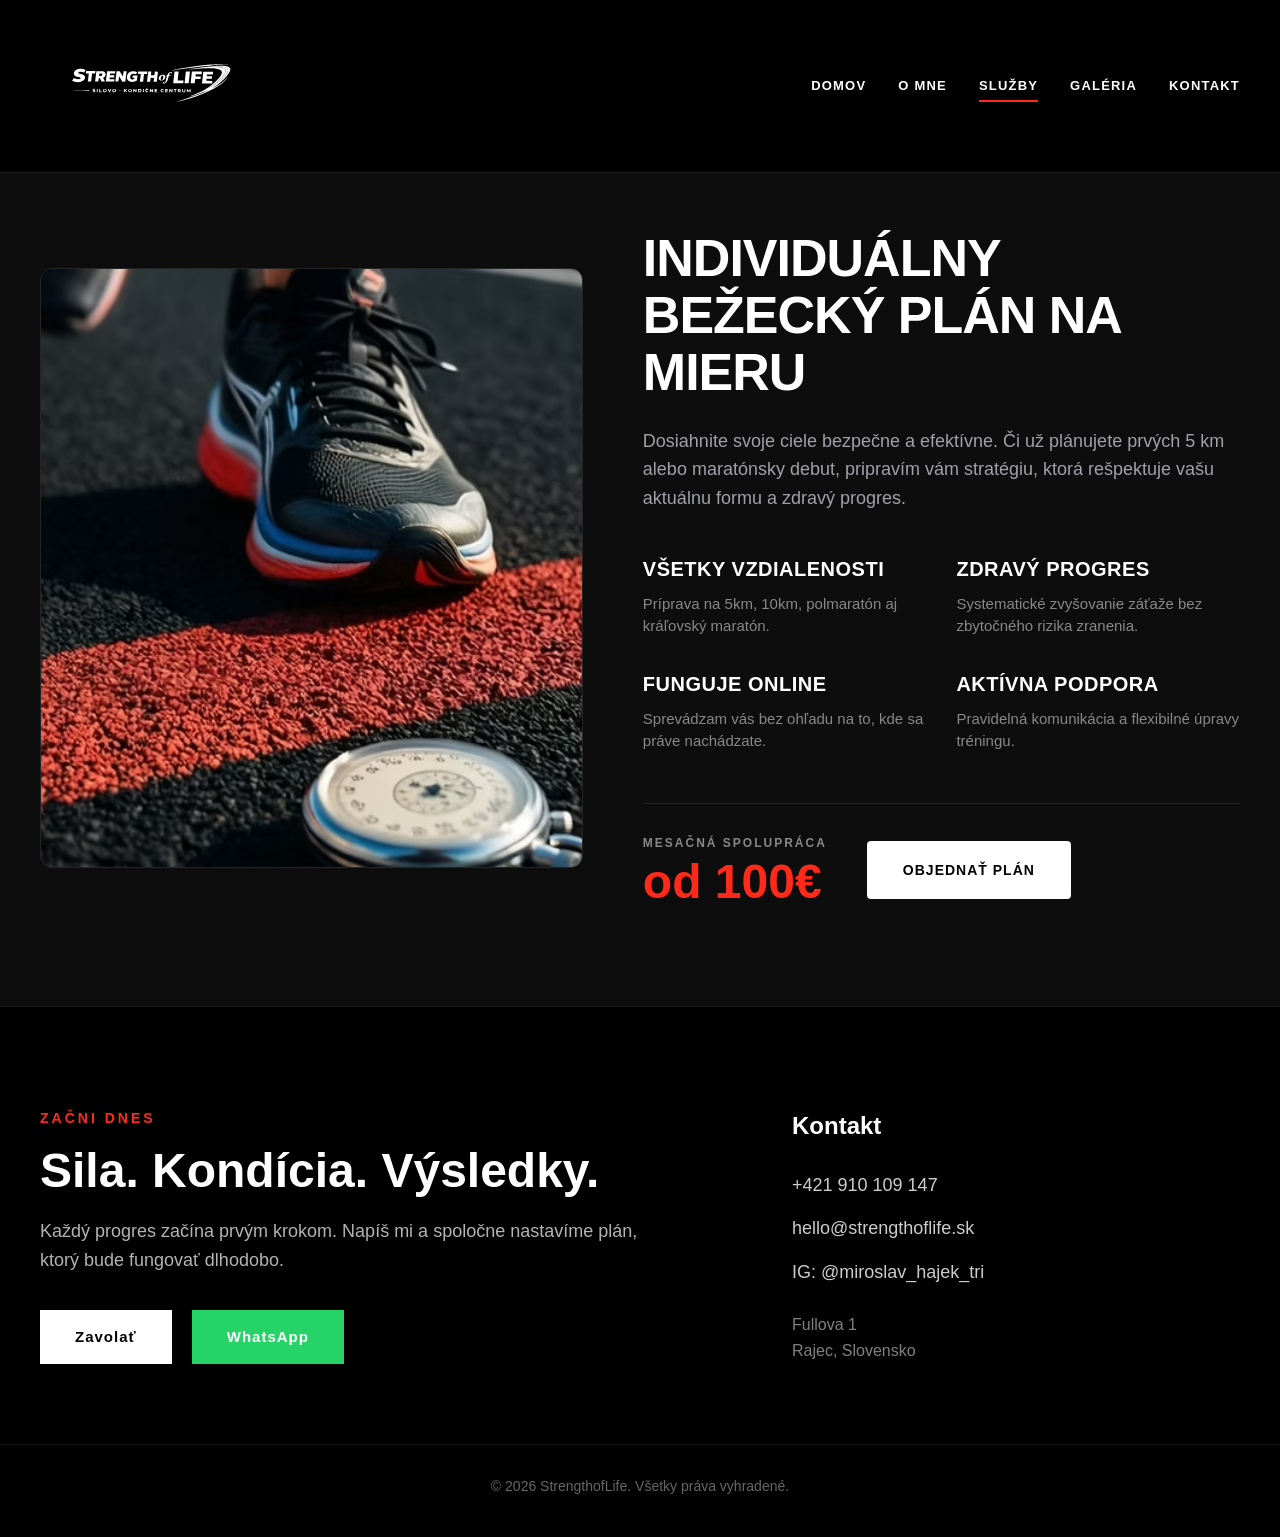
<file: bezecke-plany.html>
<!DOCTYPE html>
<html lang="sk">

<head>
    <meta charset="UTF-8">
    <meta name="viewport" content="width=device-width, initial-scale=1.0">
    <title>Individuálny bežecký plán na mieru | StrengthofLife</title>
    <meta name="description" content="Bežecký tréningový plán prispôsobený vašej aktuálnej kondícii, cieľu a časovým možnostiam.">
    <meta property="og:title" content="Bežecký plán na mieru | StrengthofLife Rajec">
    <meta property="og:description" content="Bežecký tréningový plán prispôsobený vašej aktuálnej kondícii, cieľu a časovým možnostiam.">
    <meta property="og:type" content="website">
    <meta property="og:locale" content="sk_SK">
    <meta name="theme-color" content="#000000">

    <link rel="stylesheet" href="css/base.css">
    <link rel="stylesheet" href="css/header.css">
    <link rel="stylesheet" href="css/responsive.css">
    <link rel="stylesheet" href="css/footer.css">
    <link rel="stylesheet" href="css/about.css">
    <style>
        .service-detail {
            background: #0d0d0d;
            padding: 140px 0 100px;
            color: #ffffff;
        }

        .service-detail-container {
            max-width: 1400px;
            margin: 0 auto;
            padding: 0 40px;
            display: grid;
            grid-template-columns: 1fr 1.1fr;
            gap: 60px;
            align-items: center;
        }

        .service-image-box {
            width: 100%;
            height: 600px;
            border-radius: 12px;
            overflow: hidden;
            border: 1px solid rgba(255, 255, 255, 0.1);
        }

        .service-image-box img {
            width: 100%;
            height: 100%;
            object-fit: cover;
        }

        .service-content h1 {
            font-size: 52px;
            font-weight: 900;
            line-height: 1.1;
            margin-bottom: 25px;
            color: #ffffff;
            letter-spacing: -1px;
            text-transform: uppercase;
        }

        .service-description {
            font-size: 18px;
            line-height: 1.6;
            color: #a1a1aa;
            margin-bottom: 40px;
        }

        .service-features-grid {
            display: grid;
            grid-template-columns: 1fr 1fr;
            gap: 30px;
            margin-bottom: 50px;
        }

        .feature-item h3 {
            font-size: 20px;
            font-weight: 800;
            margin-bottom: 8px;
            color: #ffffff;
            text-transform: uppercase;
            letter-spacing: 0.5px;
        }

        .feature-item p {
            font-size: 15px;
            line-height: 1.5;
            color: #888888;
        }

        .service-action-box {
            display: flex;
            align-items: center;
            gap: 40px;
            padding-top: 30px;
            border-top: 1px solid rgba(255, 255, 255, 0.1);
        }

        .price-tag span {
            display: block;
            font-size: 12px;
            font-weight: 800;
            letter-spacing: 2px;
            color: #888888;
            text-transform: uppercase;
            margin-bottom: 5px;
        }

        .price-tag strong {
            font-size: 48px;
            font-weight: 900;
            color: #ff2a1a;
            line-height: 1;
        }

        .btn-reserve {
            display: inline-flex;
            align-items: center;
            justify-content: center;
            background: #ffffff;
            color: #000000;
            padding: 18px 36px;
            border-radius: 4px;
            font-size: 14px;
            font-weight: 900;
            letter-spacing: 1px;
            text-decoration: none;
            transition: all 0.3s ease;
            text-align: center;
            text-transform: uppercase;
        }

        .btn-reserve:hover {
            background: #ff2a1a;
            color: #ffffff;
        }

        @media (max-width: 992px) {
            .service-detail {
                padding: 100px 0 60px;
            }

            .service-detail-container {
                grid-template-columns: 1fr;
                gap: 40px;
                padding: 0 20px;
            }

            .service-image-box {
                height: 380px;
            }

            .service-content h1 {
                font-size: 36px;
            }

            .service-features-grid {
                grid-template-columns: 1fr;
                gap: 20px;
            }

            .service-action-box {
                flex-direction: column;
                align-items: flex-start;
                gap: 20px;
            }

            .btn-reserve {
                width: 100%;
            }
        }
    </style>
</head>

<body>

<header class="header">
    <div class="container">
        <a href="index.html" class="logo">
            <img src="images/logo.svg" alt="Strength of Life">
        </a>

        <button type="button" class="hamburger" id="hamburger" aria-label="Otvoriť navigáciu" aria-expanded="false">
            <span></span>
            <span></span>
            <span></span>
        </button>

        <nav class="nav" id="nav-menu" aria-label="Hlavná navigácia">
            <ul>
                <li><a href="index.html">DOMOV</a></li>
                <li><a href="about.html">O MNE</a></li>
                <li><a href="services.html" class="active">SLUŽBY</a></li>
                <li><a href="gallery.html">GALÉRIA</a></li>
                <li><a href="contact.html">KONTAKT</a></li>
            </ul>
        </nav>
    </div>
</header>

<section class="service-detail">
    <div class="service-detail-container">
        <div class="service-image-box">
            <img src="images/services4.jpg" alt="Individuálny bežecký plán">
        </div>

        <div class="service-content">
            <h1>Individuálny<br>bežecký plán na mieru</h1>

            <p class="service-description">
                Dosiahnite svoje ciele bezpečne a efektívne. Či už plánujete prvých 5 km alebo maratónsky debut, pripravím vám stratégiu, ktorá rešpektuje vašu aktuálnu formu a zdravý progres.
            </p>

            <div class="service-features-grid">
                <div class="feature-item">
                    <h3>Všetky vzdialenosti</h3>
                    <p>Príprava na 5km, 10km, polmaratón aj kráľovský maratón.</p>
                </div>

                <div class="feature-item">
                    <h3>Zdravý progres</h3>
                    <p>Systematické zvyšovanie záťaže bez zbytočného rizika zranenia.</p>
                </div>

                <div class="feature-item">
                    <h3>Funguje online</h3>
                    <p>Sprevádzam vás bez ohľadu na to, kde sa práve nachádzate.</p>
                </div>

                <div class="feature-item">
                    <h3>Aktívna podpora</h3>
                    <p>Pravidelná komunikácia a flexibilné úpravy tréningu.</p>
                </div>
            </div>

            <div class="service-action-box">
                <div class="price-tag">
                    <span>MESAČNÁ SPOLUPRÁCA</span>
                    <strong>od 100€</strong>
                </div>
                <a href="contact.html" class="btn-reserve">OBJEDNAŤ PLÁN</a>
            </div>
        </div>
    </div>
</section>

<footer class="footer">
    <div class="footer-top">
        <div class="footer-cta">
            <span class="footer-label">ZAČNI DNES</span>
            <h2>Sila. Kondícia. Výsledky.</h2>
            <p>Každý progres začína prvým krokom. Napíš mi a spoločne nastavíme plán, ktorý bude fungovať dlhodobo.</p>
            <div class="footer-buttons">
                <a href="tel:+421910109147" class="footer-btn">Zavolať</a>
                <a href="https://wa.me/421910109147" target="_blank" rel="noopener noreferrer" class="footer-btn red">WhatsApp</a>
            </div>
        </div>

        <div class="footer-contact">
            <h3>Kontakt</h3>
            <a href="tel:+421910109147">+421 910 109 147</a>
            <a href="mailto:hello@strengthoflife.sk">hello@strengthoflife.sk</a>
            <a href="https://www.instagram.com/miroslav_hajek_tri/" target="_blank" rel="noopener noreferrer">IG: @miroslav_hajek_tri</a>
            <p>Fullova 1<br>Rajec, Slovensko</p>
        </div>
    </div>

    <div class="footer-bottom">
        <p>© 2026 StrengthofLife. Všetky práva vyhradené.</p>
    </div>
</footer>

<script src="js/script.js"></script>
</body>

</html>
</file>
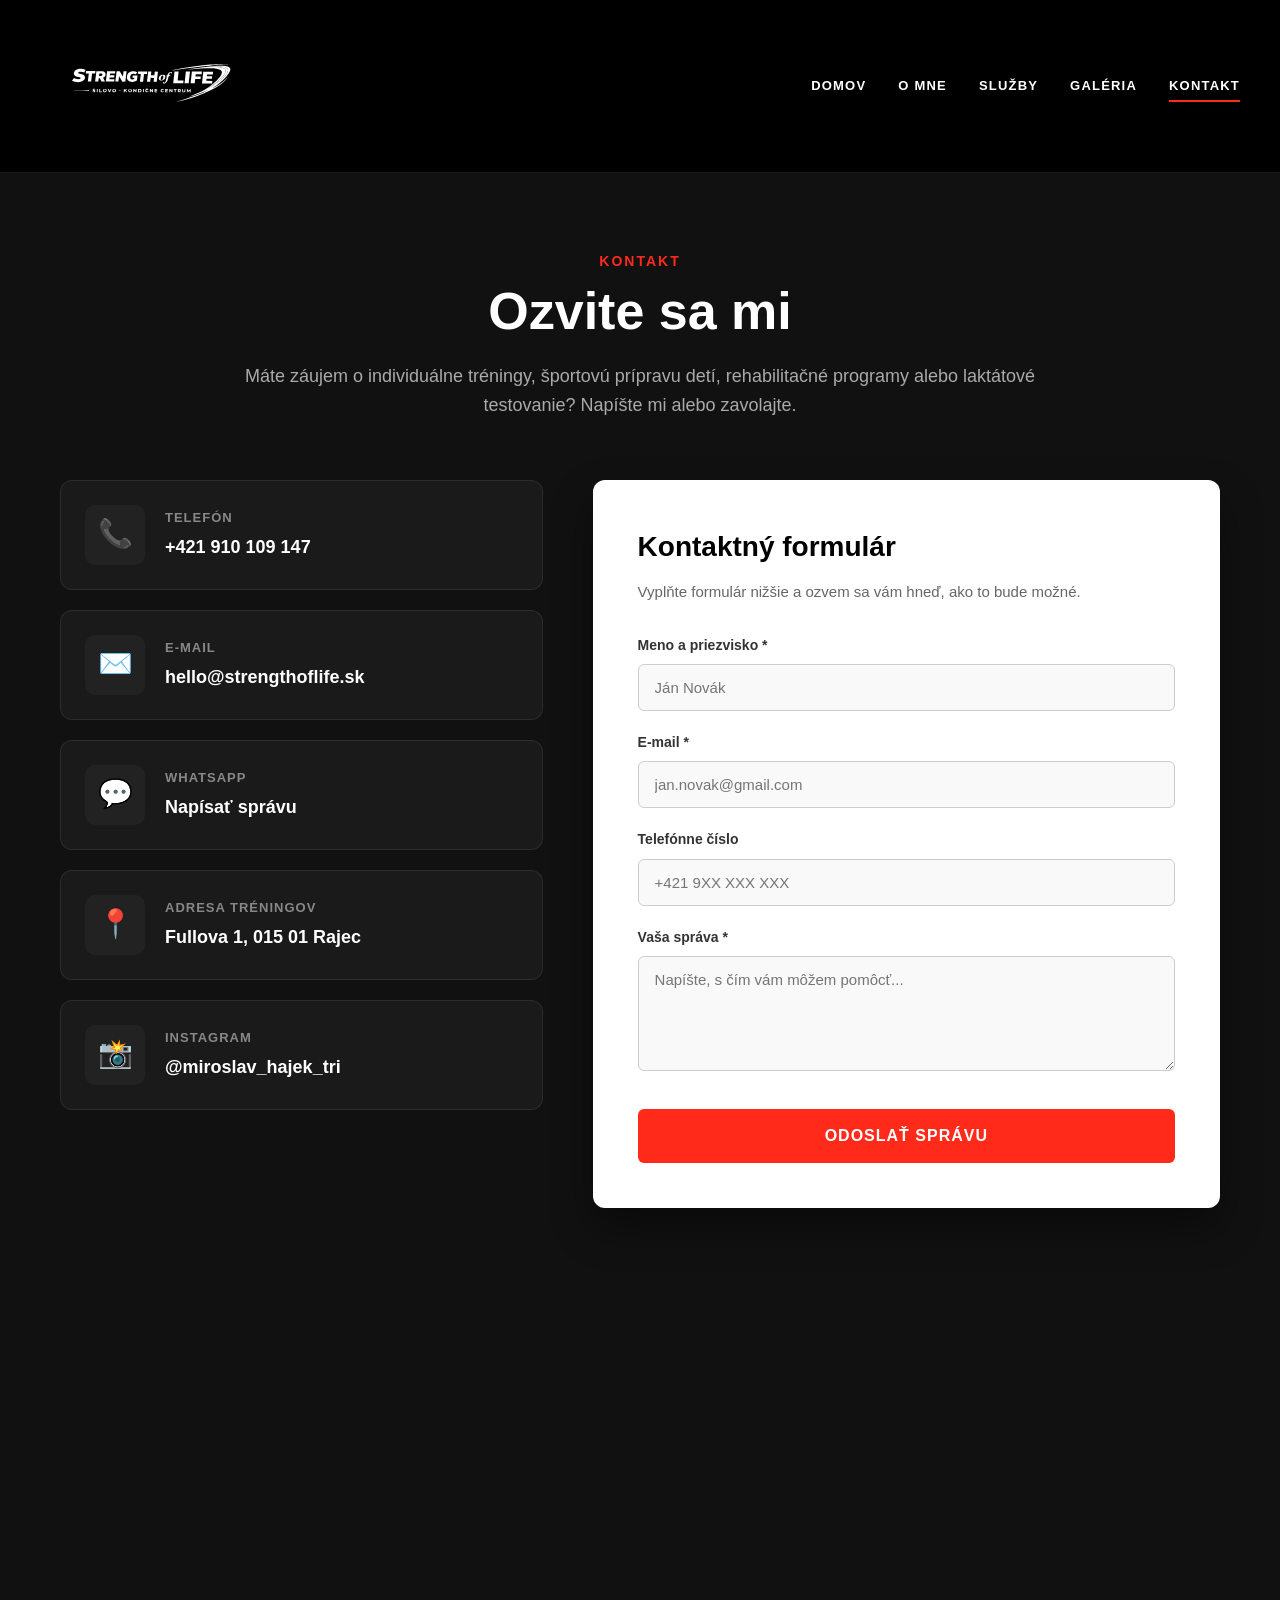
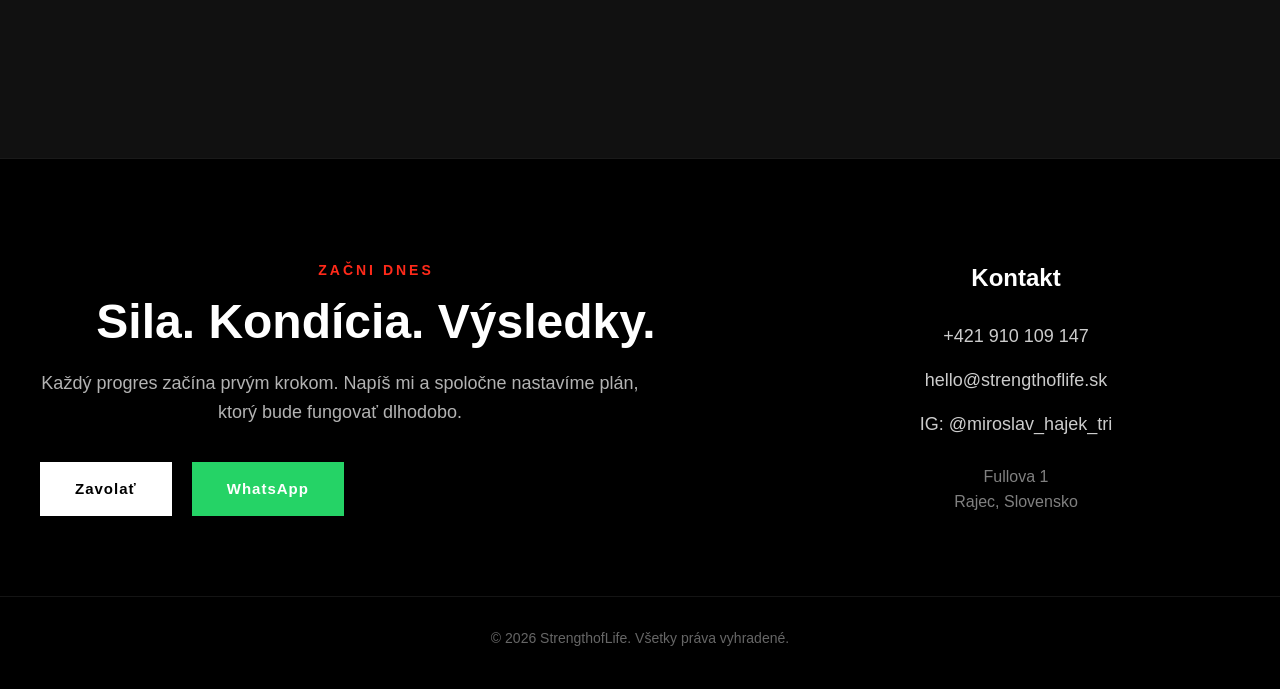
<file: contact.html>
<!DOCTYPE html>
<html lang="sk">

<head>
    <meta charset="UTF-8">
    <meta name="viewport" content="width=device-width, initial-scale=1.0">

    <title>Kontakt | StrengthofLife</title>
    <meta name="description" content="Kontaktujte StrengthofLife v Rajci a dohodnite si tréning, konzultáciu alebo športovú diagnostiku.">
    <meta property="og:title" content="Kontakt | StrengthofLife Rajec">
    <meta property="og:description" content="Kontaktujte StrengthofLife v Rajci a dohodnite si tréning, konzultáciu alebo športovú diagnostiku.">
    <meta property="og:type" content="website">
    <meta property="og:locale" content="sk_SK">
    <meta name="theme-color" content="#000000">

    <link rel="stylesheet" href="css/base.css">
    <link rel="stylesheet" href="css/header.css">
    <link rel="stylesheet" href="css/responsive.css">
    <link rel="stylesheet" href="css/contact.css">
    <link rel="stylesheet" href="css/about.css">
    <link rel="stylesheet" href="css/footer.css">
    <style>
        .contact-page-section {
            background: #111111;
            padding: 160px 0 100px;
            color: #ffffff;
        }

        .contact-container {
            max-width: 1200px;
            margin: 0 auto;
            padding: 0 20px;
        }

        .contact-header {
            text-align: center;
            max-width: 800px;
            margin: 0 auto 60px;
        }

        .contact-header span {
            color: #ff2a1a;
            font-weight: 800;
            font-size: 14px;
            letter-spacing: 2px;
            text-transform: uppercase;
            display: block;
            margin-bottom: 10px;
        }

        .contact-header h1 {
            font-size: 52px;
            font-weight: 900;
            line-height: 1.15;
            margin-bottom: 20px;
            color: #ffffff;
        }

        .contact-header p {
            font-size: 18px;
            color: #aaaaaa;
            line-height: 1.6;
        }

        .contact-grid-wrap {
            display: grid;
            grid-template-columns: 1fr 1.3fr;
            gap: 50px;
            align-items: start;
        }

        .contact-cards-list {
            display: flex;
            flex-direction: column;
            gap: 20px;
        }

        .info-card-item {
            background: #1a1a1a;
            border: 1px solid rgba(255, 255, 255, 0.08);
            border-radius: 12px;
            padding: 24px;
            display: flex;
            align-items: center;
            gap: 20px;
            transition: transform 0.3s ease, border-color 0.3s ease;
            text-decoration: none;
            color: inherit;
        }

        .info-card-item:hover {
            transform: translateY(-3px);
            border-color: #ff2a1a;
        }

        .info-card-icon {
            font-size: 28px;
            background: #222222;
            width: 60px;
            height: 60px;
            border-radius: 10px;
            display: flex;
            align-items: center;
            justify-content: center;
            flex-shrink: 0;
        }

        .info-card-text small {
            display: block;
            font-size: 13px;
            color: #888888;
            text-transform: uppercase;
            letter-spacing: 1px;
            font-weight: 700;
            margin-bottom: 4px;
        }

        .info-card-text p {
            font-size: 18px;
            font-weight: 700;
            color: #ffffff;
            margin: 0;
        }

        /* Moderný formulár */
        .form-container-card {
            background: #ffffff;
            color: #000000;
            padding: 45px;
            border-radius: 12px;
            box-shadow: 0 20px 40px rgba(0,0,0,0.4);
        }

        .form-container-card h2 {
            font-size: 28px;
            font-weight: 800;
            margin-bottom: 10px;
            color: #000000;
        }

        .form-container-card p {
            color: #666666;
            font-size: 15px;
            margin-bottom: 30px;
        }

        .form-group {
            margin-bottom: 20px;
        }

        .form-group label {
            display: block;
            font-size: 14px;
            font-weight: 700;
            margin-bottom: 8px;
            color: #333333;
        }

        .form-group input,
        .form-group textarea {
            width: 100%;
            padding: 14px 16px;
            border: 1px solid #cccccc;
            border-radius: 6px;
            font-size: 15px;
            outline: none;
            background: #f9f9f9;
            font-family: inherit;
            box-sizing: border-box;
        }

        .form-group input:focus,
        .form-group textarea:focus {
            border-color: #ff2a1a;
            background: #ffffff;
        }

        .btn-submit {
            width: 100%;
            background: #ff2a1a;
            color: #ffffff;
            border: none;
            padding: 18px;
            font-size: 16px;
            font-weight: 800;
            border-radius: 6px;
            cursor: pointer;
            text-transform: uppercase;
            letter-spacing: 1px;
            transition: 0.3s ease;
            margin-top: 10px;
        }

        .btn-submit:hover {
            background: #000000;
        }

        .btn-submit:disabled {
            background: #777777;
            cursor: not-allowed;
        }

        .map-section {
            line-height: 0;
            background: #111111;
        }

        .map-section iframe {
            width: 100%;
            height: 450px;
            border: 0;
            filter: grayscale(80%) invert(90%) contrast(120%);
        }

        @media (max-width: 992px) {
            .contact-grid-wrap {
                grid-template-columns: 1fr;
            }

            .contact-header h1 {
                font-size: 38px;
            }
        }

        @media (max-width: 576px) {
            .form-container-card {
                padding: 25px;
            }
        }
    </style>
</head>

<body>

<header class="header">
    <div class="container">
        <a href="index.html" class="logo">
            <img src="images/logo.svg" alt="Strength of Life">
        </a>

        <button type="button" class="hamburger" id="hamburger" aria-label="Otvoriť navigáciu" aria-expanded="false">
            <span></span>
            <span></span>
            <span></span>
        </button>

        <nav class="nav" id="nav-menu" aria-label="Hlavná navigácia">
            <ul>
                <li><a href="index.html">DOMOV</a></li>
                <li><a href="about.html">O MNE</a></li>
                <li><a href="services.html">SLUŽBY</a></li>
                <li><a href="gallery.html">GALÉRIA</a></li>
                <li><a href="contact.html" class="active">KONTAKT</a></li>
            </ul>
        </nav>
    </div>
</header>

<section class="contact-page-section">
    <div class="contact-container">
        
        <div class="contact-header">
            <span>KONTAKT</span>
            <h1>Ozvite sa mi</h1>
            <p>Máte záujem o individuálne tréningy, športovú prípravu detí, rehabilitačné programy alebo laktátové testovanie? Napíšte mi alebo zavolajte.</p>
        </div>

        <div class="contact-grid-wrap">

            <!-- Kontaktné info karty -->
            <div class="contact-cards-list">
                
                <a href="tel:+421910109147" class="info-card-item">
                    <div class="info-card-icon">📞</div>
                    <div class="info-card-text">
                        <small>Telefón</small>
                        <p>+421 910 109 147</p>
                    </div>
                </a>

                <a href="mailto:hello@strengthoflife.sk" class="info-card-item">
                    <div class="info-card-icon">✉️</div>
                    <div class="info-card-text">
                        <small>E-mail</small>
                        <p>hello@strengthoflife.sk</p>
                    </div>
                </a>

                <a href="https://wa.me/421910109147" target="_blank" rel="noopener noreferrer" class="info-card-item">
                    <div class="info-card-icon">💬</div>
                    <div class="info-card-text">
                        <small>WhatsApp</small>
                        <p>Napísať správu</p>
                    </div>
                </a>

                <div class="info-card-item">
                    <div class="info-card-icon">📍</div>
                    <div class="info-card-text">
                        <small>Adresa tréningov</small>
                        <p>Fullova 1, 015 01 Rajec</p>
                    </div>
                </div>

                <a href="https://www.instagram.com/miroslav_hajek_tri/" target="_blank" rel="noopener noreferrer" class="info-card-item">
                    <div class="info-card-icon">📸</div>
                    <div class="info-card-text">
                        <small>Instagram</small>
                        <p>@miroslav_hajek_tri</p>
                    </div>
                </a>

            </div>

            <!-- Formulár -->
            <div class="form-container-card">
                <h2>Kontaktný formulár</h2>
                <p>Vyplňte formulár nižšie a ozvem sa vám hneď, ako to bude možné.</p>

                <form id="contactForm" action="https://formspree.io/f/mbgjzznv" method="POST">
                    <div class="form-group">
                        <label for="name">Meno a priezvisko *</label>
                        <input type="text" id="name" name="Meno" required placeholder="Ján Novák">
                    </div>

                    <div class="form-group">
                        <label for="email">E-mail *</label>
                        <input type="email" id="email" name="E-mail" required placeholder="jan.novak@gmail.com">
                    </div>

                    <div class="form-group">
                        <label for="phone">Telefónne číslo</label>
                        <input type="tel" id="phone" name="Telefón" placeholder="+421 9XX XXX XXX">
                    </div>

                    <div class="form-group">
                        <label for="message">Vaša správa *</label>
                        <textarea id="message" name="Správa" rows="5" required placeholder="Napíšte, s čím vám môžem pomôcť..."></textarea>
                    </div>

                    <button type="submit" class="btn-submit">Odoslať správu</button>
                </form>
            </div>

        </div>

    </div>
</section>

<!-- Mapa -->
<section class="map-section">
    <iframe
        src="https://maps.google.com/maps?q=Fullova%201%20Rajec&t=&z=15&ie=UTF8&iwloc=&output=embed"
        loading="lazy"
        title="Miesto tréningov">
    </iframe>
</section>

<footer class="footer">
    <div class="footer-top">
        <div class="footer-cta">
            <span class="footer-label">ZAČNI DNES</span>
            <h2>Sila. Kondícia. Výsledky.</h2>
            <p>Každý progres začína prvým krokom. Napíš mi a spoločne nastavíme plán, ktorý bude fungovať dlhodobo.</p>
            <div class="footer-buttons">
                <a href="tel:+421910109147" class="footer-btn">Zavolať</a>
                <a href="https://wa.me/421910109147" target="_blank" rel="noopener noreferrer" class="footer-btn red">WhatsApp</a>
            </div>
        </div>

        <div class="footer-contact">
            <h3>Kontakt</h3>
            <a href="tel:+421910109147">+421 910 109 147</a>
            <a href="mailto:hello@strengthoflife.sk">hello@strengthoflife.sk</a>
            <a href="https://www.instagram.com/miroslav_hajek_tri/" target="_blank" rel="noopener noreferrer">IG: @miroslav_hajek_tri</a>
            <p>Fullova 1<br>Rajec, Slovensko</p>
        </div>
    </div>

    <div class="footer-bottom">
        <p>© 2026 StrengthofLife. Všetky práva vyhradené.</p>
    </div>
</footer>

<script src="js/script.js"></script>

<script>
    const form = document.getElementById('contactForm');
    
    form.addEventListener('submit', async function(e) {
        e.preventDefault();
        
        const btn = form.querySelector('.btn-submit');
        const originalText = btn.textContent;
        btn.textContent = 'Odosiela sa...';
        btn.disabled = true;

        const formData = new FormData(form);

        try {
            const response = await fetch(form.action, {
                method: 'POST',
                body: formData,
                headers: {
                    'Accept': 'application/json'
                }
            });

            if (response.ok) {
                window.location.href = 'success.html';
            } else {
                alert('Nastal problém pri odosielaní. Skúste to prosím znova.');
                btn.textContent = originalText;
                btn.disabled = false;
            }
        } catch (error) {
            alert('Chyba pripojenia. Skontrolujte internet a skúste to znova.');
            btn.textContent = originalText;
            btn.disabled = false;
        }
    });
</script>

</body>

</html>
</file>
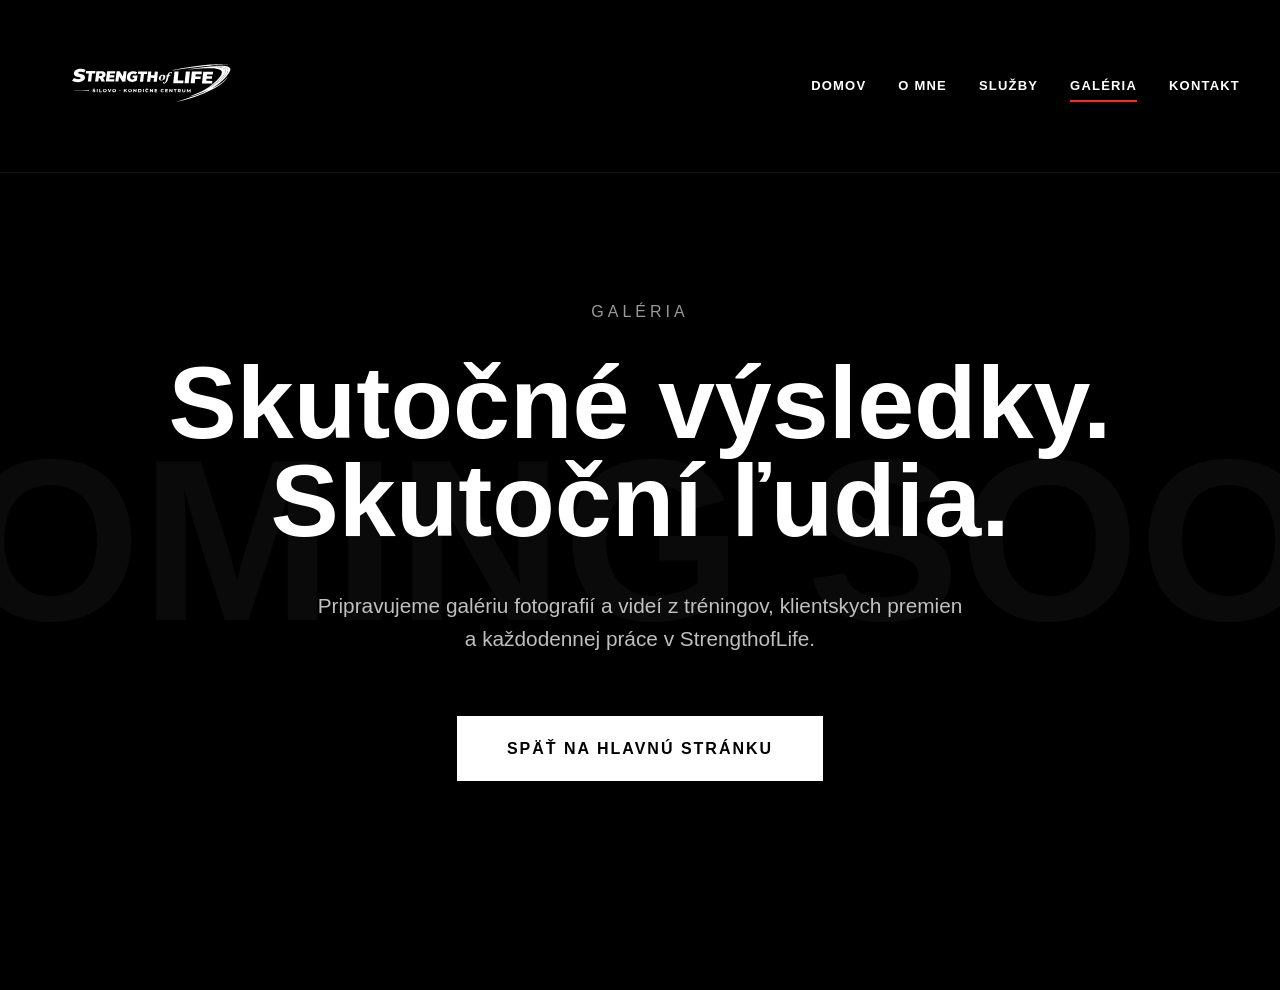
<file: gallery.html>
<!DOCTYPE html>
<html lang="sk">
<head>
    <meta charset="UTF-8">
    <meta name="viewport" content="width=device-width, initial-scale=1.0">
    <title>Galéria | StrengthofLife</title>
    <meta name="description" content="Galéria fotografií z tréningov a športovej prípravy StrengthofLife v Rajci.">
    <meta property="og:title" content="Galéria | StrengthofLife Rajec">
    <meta property="og:description" content="Galéria fotografií z tréningov a športovej prípravy StrengthofLife v Rajci.">
    <meta property="og:type" content="website">
    <meta property="og:locale" content="sk_SK">
    <meta name="theme-color" content="#000000">

    <link rel="stylesheet" href="css/base.css">
    <link rel="stylesheet" href="css/header.css">
    <link rel="stylesheet" href="css/gallery.css">
</head>

<body style="background:#000;color:#fff;">

<header class="header">
    <div class="container">
        <a href="index.html" class="logo">
            <img src="images/logo.svg" alt="Strength of Life">
        </a>

        <button type="button" class="hamburger" id="hamburger" aria-label="Otvoriť navigáciu" aria-expanded="false">
            <span></span>
            <span></span>
            <span></span>
        </button>

        <nav class="nav" id="nav-menu" aria-label="Hlavná navigácia">
            <ul>
                <li><a href="index.html">DOMOV</a></li>
                <li><a href="about.html">O MNE</a></li>
                <li><a href="services.html">SLUŽBY</a></li>
                <li><a href="gallery.html" class="active" aria-current="page">GALÉRIA</a></li>
                <li><a href="contact.html">KONTAKT</a></li>
            </ul>
        </nav>
    </div>
</header>

<section class="gallery-coming-soon">
    <div class="gallery-overlay"></div>

    <div class="gallery-content">
        <span class="gallery-label">GALÉRIA</span>

        <h1>
            Skutočné výsledky.<br>
            Skutoční ľudia.
        </h1>

        <p>
            Pripravujeme galériu fotografií a videí z tréningov,
            klientskych premien a každodennej práce v StrengthofLife.
        </p>

        <a href="index.html" class="gallery-btn">
            Späť na hlavnú stránku
        </a>
    </div>
</section>

<script src="js/script.js"></script>
</body>
</html>
</file>
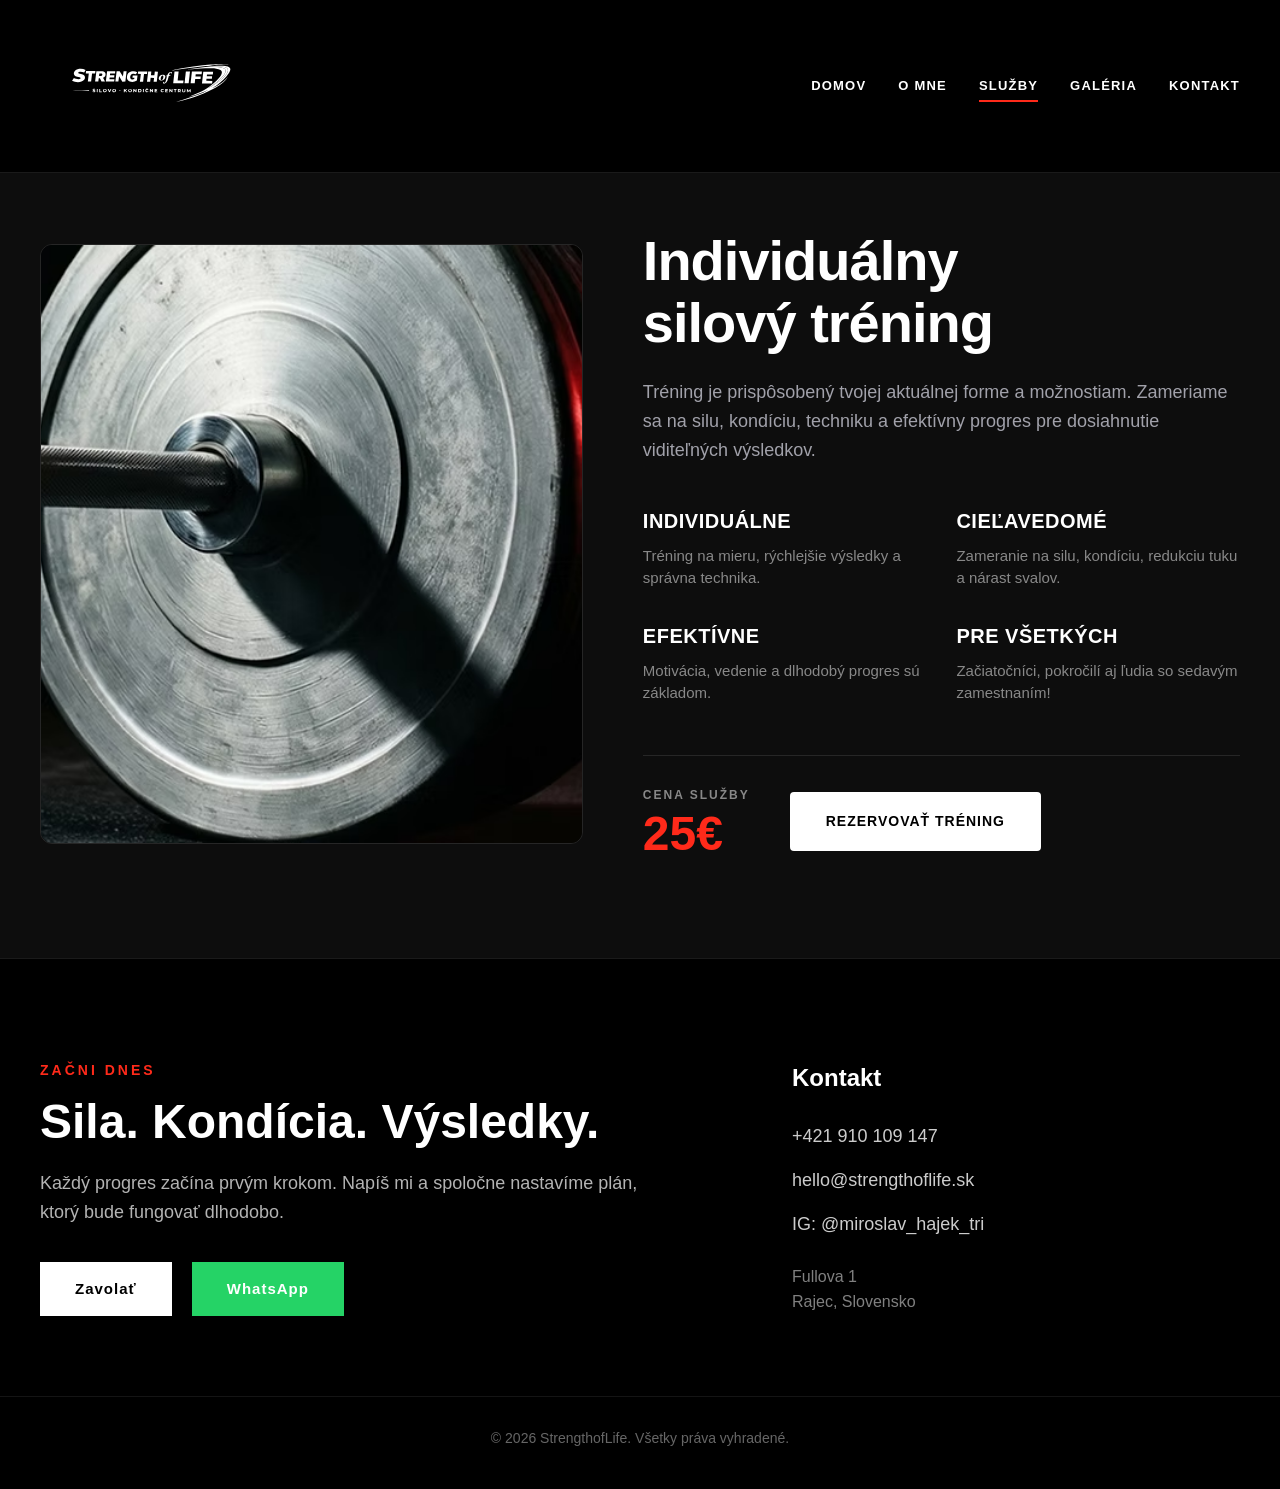
<file: individualny-silovy-trening.html>
<!DOCTYPE html>
<html lang="sk">

<head>
    <meta charset="UTF-8">
    <meta name="viewport" content="width=device-width, initial-scale=1.0">
    <title>Individuálny silový tréning | StrengthofLife</title>
    <meta name="description" content="Osobný silový tréning v Rajci prispôsobený vašej kondícii, cieľom a skúsenostiam. Zameranie na techniku, silu a postupný progres.">
    <meta property="og:title" content="Individuálny silový tréning v Rajci | StrengthofLife">
    <meta property="og:description" content="Osobný silový tréning v Rajci prispôsobený vašej kondícii, cieľom a skúsenostiam. Zameranie na techniku, silu a postupný progres.">
    <meta property="og:type" content="website">
    <meta property="og:locale" content="sk_SK">
    <meta name="theme-color" content="#000000">

    <link rel="stylesheet" href="css/base.css">
    <link rel="stylesheet" href="css/header.css">
    <link rel="stylesheet" href="css/responsive.css">
    <link rel="stylesheet" href="css/footer.css">
    <link rel="stylesheet" href="css/about.css">
    <style>
        .service-detail {
            background: #0d0d0d;
            padding: 140px 0 100px;
            color: #ffffff;
        }

        .service-detail-container {
            max-width: 1400px;
            margin: 0 auto;
            padding: 0 40px;
            display: grid;
            grid-template-columns: 1fr 1.1fr;
            gap: 60px;
            align-items: center;
        }

        .service-image-box {
            width: 100%;
            height: 600px;
            border-radius: 12px;
            overflow: hidden;
            border: 1px solid rgba(255, 255, 255, 0.1);
        }

        .service-image-box img {
            width: 100%;
            height: 100%;
            object-fit: cover;
        }

        .service-content h1 {
            font-size: 56px;
            font-weight: 900;
            line-height: 1.1;
            margin-bottom: 25px;
            color: #ffffff;
            letter-spacing: -1px;
        }

        .service-description {
            font-size: 18px;
            line-height: 1.6;
            color: #a1a1aa;
            margin-bottom: 40px;
        }

        .service-features-grid {
            display: grid;
            grid-template-columns: 1fr 1fr;
            gap: 30px;
            margin-bottom: 50px;
        }

        .feature-item h3 {
            font-size: 20px;
            font-weight: 800;
            margin-bottom: 8px;
            color: #ffffff;
            text-transform: uppercase;
            letter-spacing: 0.5px;
        }

        .feature-item p {
            font-size: 15px;
            line-height: 1.5;
            color: #888888;
        }

        .service-action-box {
            display: flex;
            align-items: center;
            gap: 40px;
            padding-top: 30px;
            border-top: 1px solid rgba(255, 255, 255, 0.1);
        }

        .price-tag span {
            display: block;
            font-size: 12px;
            font-weight: 800;
            letter-spacing: 2px;
            color: #888888;
            text-transform: uppercase;
            margin-bottom: 5px;
        }

        .price-tag strong {
            font-size: 48px;
            font-weight: 900;
            color: #ff2a1a;
            line-height: 1;
        }

        .btn-reserve {
            display: inline-flex;
            align-items: center;
            justify-content: center;
            background: #ffffff;
            color: #000000;
            padding: 18px 36px;
            border-radius: 4px;
            font-size: 14px;
            font-weight: 900;
            letter-spacing: 1px;
            text-decoration: none;
            transition: all 0.3s ease;
            text-align: center;
            text-transform: uppercase;
        }

        .btn-reserve:hover {
            background: #ff2a1a;
            color: #ffffff;
        }

        @media (max-width: 992px) {
            .service-detail {
                padding: 100px 0 60px;
            }

            .service-detail-container {
                grid-template-columns: 1fr;
                gap: 40px;
                padding: 0 20px;
            }

            .service-image-box {
                height: 380px;
            }

            .service-content h1 {
                font-size: 38px;
            }

            .service-features-grid {
                grid-template-columns: 1fr;
                gap: 20px;
            }

            .service-action-box {
                flex-direction: column;
                align-items: flex-start;
                gap: 20px;
            }

            .btn-reserve {
                width: 100%;
            }
        }
    </style>
</head>

<body>

<header class="header">
    <div class="container">
        <a href="index.html" class="logo">
            <img src="images/logo.svg" alt="Strength of Life">
        </a>

        <button type="button" class="hamburger" id="hamburger" aria-label="Otvoriť navigáciu" aria-expanded="false">
            <span></span>
            <span></span>
            <span></span>
        </button>

        <nav class="nav" id="nav-menu" aria-label="Hlavná navigácia">
            <ul>
                <li><a href="index.html">DOMOV</a></li>
                <li><a href="about.html">O MNE</a></li>
                <li><a href="services.html" class="active">SLUŽBY</a></li>
                <li><a href="gallery.html">GALÉRIA</a></li>
                <li><a href="contact.html">KONTAKT</a></li>
            </ul>
        </nav>
    </div>
</header>

<section class="service-detail">
    <div class="service-detail-container">
        <div class="service-image-box">
            <img src="images/services1.jpg" alt="Individuálny silový tréning">
        </div>

        <div class="service-content">
            <h1>Individuálny<br>silový tréning</h1>

            <p class="service-description">
                Tréning je prispôsobený tvojej aktuálnej forme a možnostiam. Zameriame sa na silu, kondíciu, techniku a efektívny progres pre dosiahnutie viditeľných výsledkov.
            </p>

            <div class="service-features-grid">
                <div class="feature-item">
                    <h3>Individuálne</h3>
                    <p>Tréning na mieru, rýchlejšie výsledky a správna technika.</p>
                </div>

                <div class="feature-item">
                    <h3>Cieľavedomé</h3>
                    <p>Zameranie na silu, kondíciu, redukciu tuku a nárast svalov.</p>
                </div>

                <div class="feature-item">
                    <h3>Efektívne</h3>
                    <p>Motivácia, vedenie a dlhodobý progres sú základom.</p>
                </div>

                <div class="feature-item">
                    <h3>Pre všetkých</h3>
                    <p>Začiatočníci, pokročilí aj ľudia so sedavým zamestnaním!</p>
                </div>
            </div>

            <div class="service-action-box">
                <div class="price-tag">
                    <span>CENA SLUŽBY</span>
                    <strong>25€</strong>
                </div>
                <a href="contact.html" class="btn-reserve">REZERVOVAŤ TRÉNING</a>
            </div>
        </div>
    </div>
</section>

<footer class="footer">
    <div class="footer-top">
        <div class="footer-cta">
            <span class="footer-label">ZAČNI DNES</span>
            <h2>Sila. Kondícia. Výsledky.</h2>
            <p>Každý progres začína prvým krokom. Napíš mi a spoločne nastavíme plán, ktorý bude fungovať dlhodobo.</p>
            <div class="footer-buttons">
                <a href="tel:+421910109147" class="footer-btn">Zavolať</a>
                <a href="https://wa.me/421910109147" target="_blank" rel="noopener noreferrer" class="footer-btn red">WhatsApp</a>
            </div>
        </div>

        <div class="footer-contact">
            <h3>Kontakt</h3>
            <a href="tel:+421910109147">+421 910 109 147</a>
            <a href="mailto:hello@strengthoflife.sk">hello@strengthoflife.sk</a>
            <a href="https://www.instagram.com/miroslav_hajek_tri/" target="_blank" rel="noopener noreferrer">IG: @miroslav_hajek_tri</a>
            <p>Fullova 1<br>Rajec, Slovensko</p>
        </div>
    </div>

    <div class="footer-bottom">
        <p>© 2026 StrengthofLife. Všetky práva vyhradené.</p>
    </div>
</footer>

<script src="js/script.js"></script>
</body>

</html>
</file>
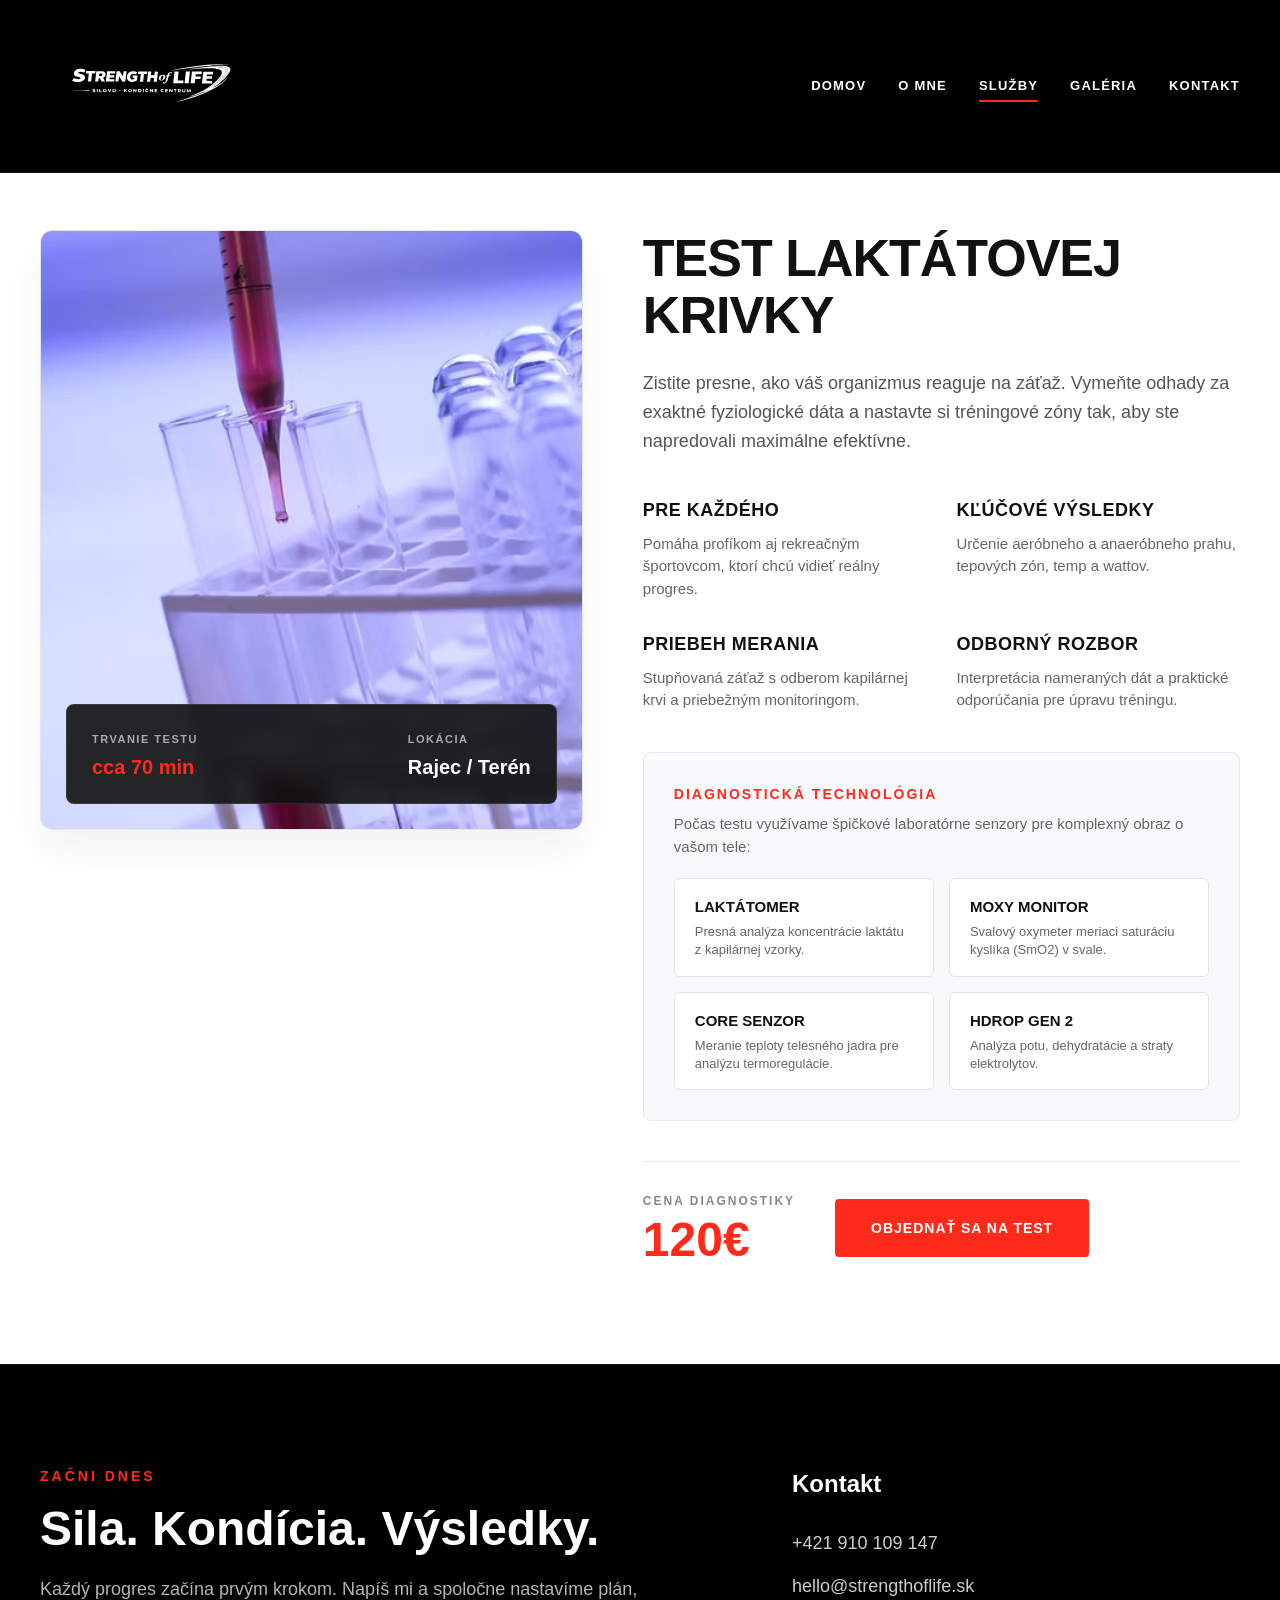
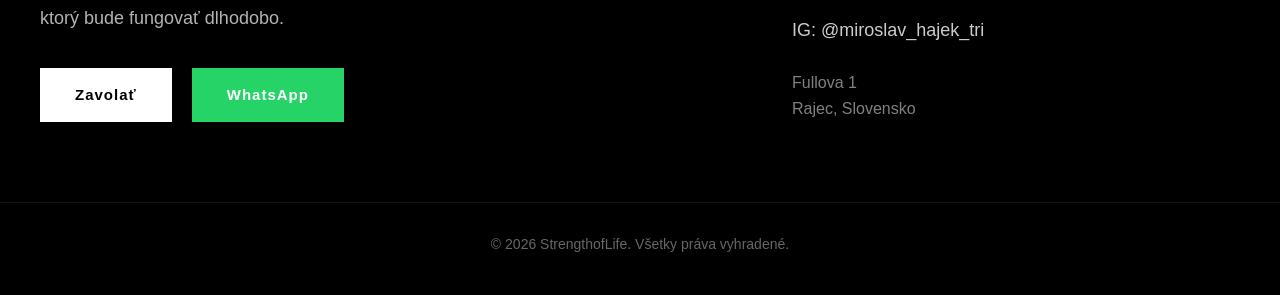
<file: laktatovy-test.html>
<!DOCTYPE html>
<html lang="sk">

<head>
    <meta charset="UTF-8">
    <meta name="viewport" content="width=device-width, initial-scale=1.0">
    <title>Test laktátovej krivky | StrengthofLife</title>
    <meta name="description" content="Laktátový test a diagnostika kondície pre presnejšie nastavenie bežeckého a vytrvalostného tréningu.">
    <meta property="og:title" content="Laktátový test v Rajci | StrengthofLife">
    <meta property="og:description" content="Laktátový test a diagnostika kondície pre presnejšie nastavenie bežeckého a vytrvalostného tréningu.">
    <meta property="og:type" content="website">
    <meta property="og:locale" content="sk_SK">
    <meta name="theme-color" content="#000000">

    <link rel="stylesheet" href="css/base.css">
    <link rel="stylesheet" href="css/header.css">
    <link rel="stylesheet" href="css/responsive.css">
    <link rel="stylesheet" href="css/footer.css">
    <link rel="stylesheet" href="css/about.css">
    <style>
        .service-detail {
            background: #ffffff;
            padding: 140px 0 100px;
            color: #111111;
        }

        .service-detail-container {
            max-width: 1400px;
            margin: 0 auto;
            padding: 0 40px;
            display: grid;
            grid-template-columns: 1fr 1.1fr;
            gap: 60px;
            align-items: start;
        }

        .service-image-box {
            position: relative;
            width: 100%;
            height: 600px;
            border-radius: 12px;
            overflow: hidden;
            border: 1px solid #e5e5e5;
            box-shadow: 0 20px 40px rgba(0, 0, 0, 0.05);
        }

        .service-image-box img {
            width: 100%;
            height: 100%;
            object-fit: cover;
        }

        .image-overlay-badge {
            position: absolute;
            bottom: 25px;
            left: 25px;
            right: 25px;
            background: rgba(17, 17, 17, 0.9);
            backdrop-filter: blur(8px);
            border: 1px solid rgba(255, 255, 255, 0.1);
            padding: 20px 25px;
            border-radius: 8px;
            color: #ffffff;
            display: flex;
            justify-content: space-between;
            align-items: center;
        }

        .image-overlay-badge span {
            font-size: 11px;
            text-transform: uppercase;
            letter-spacing: 1.5px;
            color: #aaaaaa;
            font-weight: 700;
        }

        .image-overlay-badge strong {
            display: block;
            font-size: 20px;
            font-weight: 900;
            color: #ff2a1a;
        }

        .service-content h1 {
            font-size: 52px;
            font-weight: 900;
            line-height: 1.1;
            margin-bottom: 25px;
            color: #111111;
            letter-spacing: -1px;
            text-transform: uppercase;
        }

        .service-description {
            font-size: 18px;
            line-height: 1.6;
            color: #555555;
            margin-bottom: 40px;
        }

        .service-features-grid {
            display: grid;
            grid-template-columns: 1fr 1fr;
            gap: 30px;
            margin-bottom: 40px;
        }

        .feature-item h3 {
            font-size: 18px;
            font-weight: 800;
            margin-bottom: 8px;
            color: #111111;
            text-transform: uppercase;
            letter-spacing: 0.5px;
        }

        .feature-item p {
            font-size: 15px;
            line-height: 1.5;
            color: #666666;
        }

        /* Technologický blok vo svetlej téme */
        .tech-section {
            background: #f8f9fa;
            border: 1px solid #eaeaea;
            border-radius: 8px;
            padding: 30px;
            margin-bottom: 40px;
        }

        .tech-header h2 {
            font-size: 14px;
            font-weight: 800;
            letter-spacing: 2px;
            color: #ff2a1a;
            text-transform: uppercase;
            margin-bottom: 8px;
        }

        .tech-header p {
            font-size: 15px;
            color: #666666;
            margin-bottom: 20px;
            line-height: 1.5;
        }

        .tech-grid {
            display: grid;
            grid-template-columns: 1fr 1fr;
            gap: 15px;
        }

        .tech-item {
            background: #ffffff;
            padding: 16px 20px;
            border-radius: 6px;
            border: 1px solid #e5e5e5;
        }

        .tech-item h4 {
            font-size: 15px;
            font-weight: 800;
            color: #111111;
            margin-bottom: 4px;
            text-transform: uppercase;
        }

        .tech-item p {
            font-size: 13px;
            color: #666666;
            line-height: 1.4;
            margin: 0;
        }

        .service-action-box {
            display: flex;
            align-items: center;
            gap: 40px;
            padding-top: 30px;
            border-top: 1px solid #e5e5e5;
        }

        .price-tag span {
            display: block;
            font-size: 12px;
            font-weight: 800;
            letter-spacing: 2px;
            color: #888888;
            text-transform: uppercase;
            margin-bottom: 5px;
        }

        .price-tag strong {
            font-size: 48px;
            font-weight: 900;
            color: #ff2a1a;
            line-height: 1;
        }

        .btn-reserve {
            display: inline-flex;
            align-items: center;
            justify-content: center;
            background: #ff2a1a;
            color: #ffffff;
            padding: 18px 36px;
            border-radius: 4px;
            font-size: 14px;
            font-weight: 900;
            letter-spacing: 1px;
            text-decoration: none;
            transition: all 0.3s ease;
            text-align: center;
            text-transform: uppercase;
        }

        .btn-reserve:hover {
            background: #111111;
            color: #ffffff;
        }

        @media (max-width: 992px) {
            .service-detail {
                padding: 100px 0 60px;
            }

            .service-detail-container {
                grid-template-columns: 1fr;
                gap: 40px;
                padding: 0 20px;
            }

            .service-image-box {
                height: 380px;
            }

            .service-content h1 {
                font-size: 36px;
            }

            .service-features-grid, .tech-grid {
                grid-template-columns: 1fr;
                gap: 20px;
            }

            .service-action-box {
                flex-direction: column;
                align-items: flex-start;
                gap: 20px;
            }

            .btn-reserve {
                width: 100%;
            }
        }
    </style>
</head>

<body>

<header class="header">
    <div class="container">
        <a href="index.html" class="logo">
            <img src="images/logo.svg" alt="Strength of Life">
        </a>

        <button type="button" class="hamburger" id="hamburger" aria-label="Otvoriť navigáciu" aria-expanded="false">
            <span></span>
            <span></span>
            <span></span>
        </button>

        <nav class="nav" id="nav-menu" aria-label="Hlavná navigácia">
            <ul>
                <li><a href="index.html">DOMOV</a></li>
                <li><a href="about.html">O MNE</a></li>
                <li><a href="services.html" class="active">SLUŽBY</a></li>
                <li><a href="gallery.html">GALÉRIA</a></li>
                <li><a href="contact.html">KONTAKT</a></li>
            </ul>
        </nav>
    </div>
</header>

<section class="service-detail">
    <div class="service-detail-container">
        
        <div class="service-image-wrapper">
            <div class="service-image-box">
                <img src="images/services6.jpg" alt="Test laktátovej krivky">
                <div class="image-overlay-badge">
                    <div>
                        <span>TRVANIE TESTU</span>
                        <strong>cca 70 min</strong>
                    </div>
                    <div>
                        <span>LOKÁCIA</span>
                        <strong style="color: #ffffff;">Rajec / Terén</strong>
                    </div>
                </div>
            </div>
        </div>

        <div class="service-content">
            <h1>Test laktátovej<br>krivky</h1>

            <p class="service-description">
                Zistite presne, ako váš organizmus reaguje na záťaž. Vymeňte odhady za exaktné fyziologické dáta a nastavte si tréningové zóny tak, aby ste napredovali maximálne efektívne.
            </p>

            <div class="service-features-grid">
                <div class="feature-item">
                    <h3>Pre každého</h3>
                    <p>Pomáha profíkom aj rekreačným športovcom, ktorí chcú vidieť reálny progres.</p>
                </div>

                <div class="feature-item">
                    <h3>Kľúčové výsledky</h3>
                    <p>Určenie aeróbneho a anaeróbneho prahu, tepových zón, temp a wattov.</p>
                </div>

                <div class="feature-item">
                    <h3>Priebeh merania</h3>
                    <p>Stupňovaná záťaž s odberom kapilárnej krvi a priebežným monitoringom.</p>
                </div>

                <div class="feature-item">
                    <h3>Odborný rozbor</h3>
                    <p>Interpretácia nameraných dát a praktické odporúčania pre úpravu tréningu.</p>
                </div>
            </div>

            <div class="tech-section">
                <div class="tech-header">
                    <h2>Diagnostická technológia</h2>
                    <p>Počas testu využívame špičkové laboratórne senzory pre komplexný obraz o vašom tele:</p>
                </div>

                <div class="tech-grid">
                    <div class="tech-item">
                        <h4>Laktátomer</h4>
                        <p>Presná analýza koncentrácie laktátu z kapilárnej vzorky.</p>
                    </div>

                    <div class="tech-item">
                        <h4>Moxy Monitor</h4>
                        <p>Svalový oxymeter meriaci saturáciu kyslíka (SmO2) v svale.</p>
                    </div>

                    <div class="tech-item">
                        <h4>CORE Senzor</h4>
                        <p>Meranie teploty telesného jadra pre analýzu termoregulácie.</p>
                    </div>

                    <div class="tech-item">
                        <h4>hDrop Gen 2</h4>
                        <p>Analýza potu, dehydratácie a straty elektrolytov.</p>
                    </div>
                </div>
            </div>

            <div class="service-action-box">
                <div class="price-tag">
                    <span>CENA DIAGNOSTIKY</span>
                    <strong>120€</strong>
                </div>
                <a href="contact.html" class="btn-reserve">OBJEDNAŤ SA NA TEST</a>
            </div>

        </div>
    </div>
</section>

<footer class="footer">
    <div class="footer-top">
        <div class="footer-cta">
            <span class="footer-label">ZAČNI DNES</span>
            <h2>Sila. Kondícia. Výsledky.</h2>
            <p>Každý progres začína prvým krokom. Napíš mi a spoločne nastavíme plán, ktorý bude fungovať dlhodobo.</p>
            <div class="footer-buttons">
                <a href="tel:+421910109147" class="footer-btn">Zavolať</a>
                <a href="https://wa.me/421910109147" target="_blank" rel="noopener noreferrer" class="footer-btn red">WhatsApp</a>
            </div>
        </div>

        <div class="footer-contact">
            <h3>Kontakt</h3>
            <a href="tel:+421910109147">+421 910 109 147</a>
            <a href="mailto:hello@strengthoflife.sk">hello@strengthoflife.sk</a>
            <a href="https://www.instagram.com/miroslav_hajek_tri/" target="_blank" rel="noopener noreferrer">IG: @miroslav_hajek_tri</a>
            <p>Fullova 1<br>Rajec, Slovensko</p>
        </div>
    </div>

    <div class="footer-bottom">
        <p>© 2026 StrengthofLife. Všetky práva vyhradené.</p>
    </div>
</footer>

<script src="js/script.js"></script>
</body>

</html>
</file>
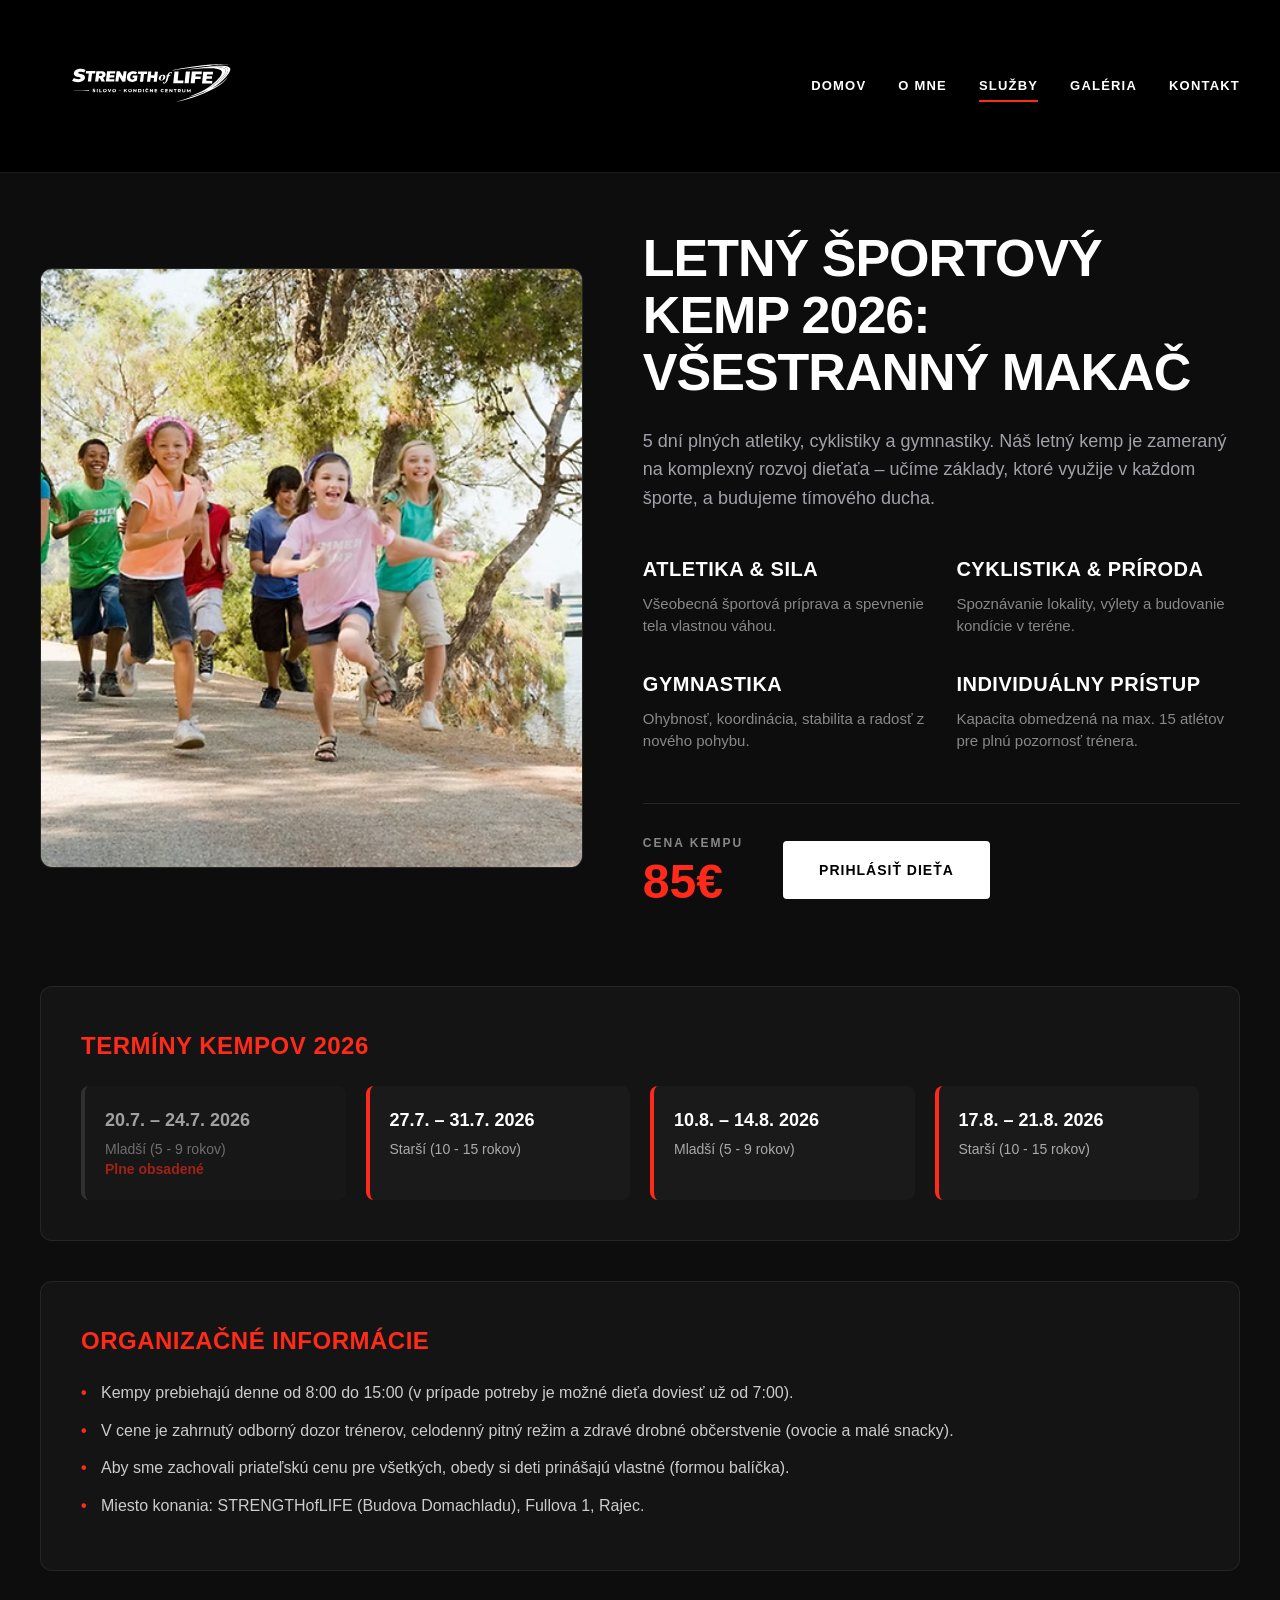
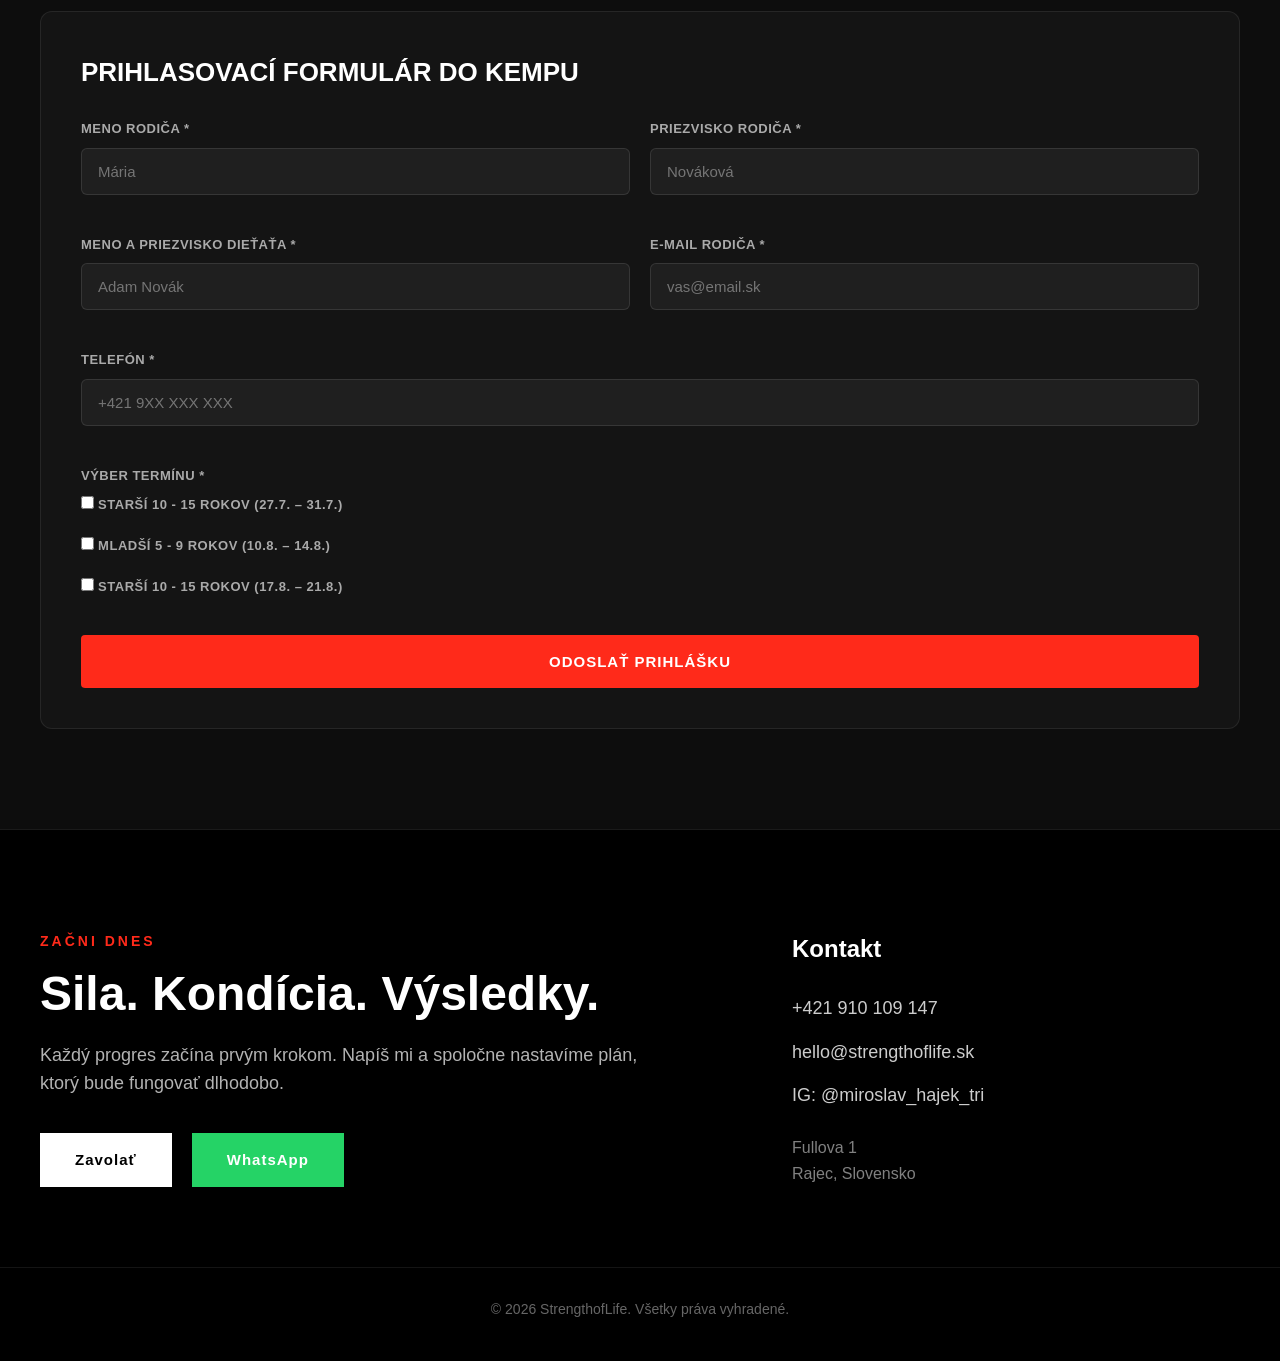
<file: letny-kemp.html>
<!DOCTYPE html>
<html lang="sk">

<head>
    <meta charset="UTF-8">
    <meta name="viewport" content="width=device-width, initial-scale=1.0">
    <title>Letný športový kemp 2026: Všestranný Makač | StrengthofLife</title>
    <meta name="description" content="Informácie o letnom športovom kempe StrengthofLife pre deti: pohyb, hry a všestranný športový rozvoj.">
    <meta property="og:title" content="Letný športový kemp pre deti | StrengthofLife">
    <meta property="og:description" content="Informácie o letnom športovom kempe StrengthofLife pre deti: pohyb, hry a všestranný športový rozvoj.">
    <meta property="og:type" content="website">
    <meta property="og:locale" content="sk_SK">
    <meta name="theme-color" content="#000000">

    <link rel="stylesheet" href="css/base.css">
    <link rel="stylesheet" href="css/header.css">
    <link rel="stylesheet" href="css/responsive.css">
    <link rel="stylesheet" href="css/footer.css">
    <link rel="stylesheet" href="css/about.css">
    <style>
        .service-detail {
            background: #0d0d0d;
            padding: 140px 0 80px;
            color: #ffffff;
        }

        .service-detail-container {
            max-width: 1400px;
            margin: 0 auto;
            padding: 0 40px;
            display: grid;
            grid-template-columns: 1fr 1.1fr;
            gap: 60px;
            align-items: center;
        }

        .service-image-box {
            width: 100%;
            height: 600px;
            border-radius: 12px;
            overflow: hidden;
            border: 1px solid rgba(255, 255, 255, 0.1);
        }

        .service-image-box img {
            width: 100%;
            height: 100%;
            object-fit: cover;
        }

        .service-content h1 {
            font-size: 52px;
            font-weight: 900;
            line-height: 1.1;
            margin-bottom: 25px;
            color: #ffffff;
            letter-spacing: -1px;
            text-transform: uppercase;
        }

        .service-description {
            font-size: 18px;
            line-height: 1.6;
            color: #a1a1aa;
            margin-bottom: 40px;
        }

        .service-features-grid {
            display: grid;
            grid-template-columns: 1fr 1fr;
            gap: 30px;
            margin-bottom: 50px;
        }

        .feature-item h3 {
            font-size: 20px;
            font-weight: 800;
            margin-bottom: 8px;
            color: #ffffff;
            text-transform: uppercase;
            letter-spacing: 0.5px;
        }

        .feature-item p {
            font-size: 15px;
            line-height: 1.5;
            color: #888888;
        }

        .service-action-box {
            display: flex;
            align-items: center;
            gap: 40px;
            padding-top: 30px;
            border-top: 1px solid rgba(255, 255, 255, 0.1);
        }

        .price-tag span {
            display: block;
            font-size: 12px;
            font-weight: 800;
            letter-spacing: 2px;
            color: #888888;
            text-transform: uppercase;
            margin-bottom: 5px;
        }

        .price-tag strong {
            font-size: 48px;
            font-weight: 900;
            color: #ff2a1a;
            line-height: 1;
        }

        .btn-reserve {
            display: inline-flex;
            align-items: center;
            justify-content: center;
            background: #ffffff;
            color: #000000;
            padding: 18px 36px;
            border-radius: 4px;
            font-size: 14px;
            font-weight: 900;
            letter-spacing: 1px;
            text-decoration: none;
            transition: all 0.3s ease;
            text-align: center;
            text-transform: uppercase;
        }

        .btn-reserve:hover {
            background: #ff2a1a;
            color: #ffffff;
        }

        /* Doplňkové sekcie kempu */
        .camp-extra-section {
            background: #0d0d0d;
            padding: 0 0 100px;
            color: #ffffff;
        }

        .camp-container {
            max-width: 1400px;
            margin: 0 auto;
            padding: 0 40px;
        }

        .camp-block {
            background: #141414;
            border: 1px solid rgba(255, 255, 255, 0.08);
            border-radius: 12px;
            padding: 40px;
            margin-bottom: 40px;
        }

        .camp-block-title {
            font-size: 24px;
            font-weight: 800;
            color: #ff2a1a;
            margin-bottom: 20px;
            text-transform: uppercase;
            letter-spacing: 0.5px;
        }

        .terms-grid {
            display: grid;
            grid-template-columns: repeat(auto-fit, minmax(260px, 1fr));
            gap: 20px;
        }

        .term-card {
            background: #1a1a1a;
            padding: 20px;
            border-radius: 8px;
            border-left: 4px solid #ff2a1a;
        }

        .term-card h4 {
            font-size: 18px;
            color: #ffffff;
            margin-bottom: 6px;
            font-weight: 800;
        }

        .term-card p {
            font-size: 14px;
            color: #aaaaaa;
            margin: 0;
            line-height: 1.4;
        }

        .term-card.full {
            border-left-color: #444444;
            opacity: 0.6;
        }

        .camp-info-list {
            list-style: none;
            padding: 0;
            margin: 0;
        }

        .camp-info-list li {
            font-size: 16px;
            color: #cccccc;
            line-height: 1.6;
            margin-bottom: 12px;
            position: relative;
            padding-left: 20px;
        }

        .camp-info-list li::before {
            content: "•";
            color: #ff2a1a;
            font-weight: bold;
            position: absolute;
            left: 0;
        }

        .camp-gallery-grid {
            display: grid;
            grid-template-columns: repeat(4, 1fr);
            gap: 15px;
            margin-top: 20px;
        }

        .camp-gallery-grid img {
            width: 100%;
            height: 180px;
            object-fit: cover;
            border-radius: 8px;
            transition: transform 0.3s ease;
        }

        .camp-gallery-grid img:hover {
            transform: scale(1.03);
        }

        /* Formulár */
        .form-container {
            background: #141414;
            border: 1px solid rgba(255, 255, 255, 0.08);
            padding: 40px;
            border-radius: 12px;
        }

        .form-container h3 {
            font-size: 26px;
            font-weight: 800;
            margin-bottom: 25px;
            color: #ffffff;
            text-transform: uppercase;
        }

        .form-grid {
            display: grid;
            grid-template-columns: 1fr 1fr;
            gap: 20px;
        }

        .form-group {
            margin-bottom: 20px;
        }

        .form-group.full-width {
            grid-column: span 2;
        }

        .form-group label {
            display: block;
            font-size: 13px;
            font-weight: 700;
            margin-bottom: 8px;
            color: #aaaaaa;
            text-transform: uppercase;
            letter-spacing: 0.5px;
        }

        .form-group input {
            width: 100%;
            padding: 14px 16px;
            border: 1px solid rgba(255, 255, 255, 0.1);
            border-radius: 6px;
            font-size: 15px;
            outline: none;
            background: #1f1f1f;
            color: #ffffff;
            box-sizing: border-box;
        }

        .form-group input:focus {
            border-color: #ff2a1a;
        }

        .checkbox-group {
            display: flex;
            flex-direction: column;
            gap: 12px;
            margin-top: 8px;
        }

        .checkbox-item {
            display: flex;
            align-items: center;
            gap: 10px;
            font-size: 15px;
            color: #dddddd;
            cursor: pointer;
        }

        .checkbox-item input {
            width: auto;
            accent-color: #ff2a1a;
        }

        .btn-submit {
            width: 100%;
            background: #ff2a1a;
            color: #ffffff;
            border: none;
            padding: 18px;
            font-size: 15px;
            font-weight: 900;
            border-radius: 4px;
            cursor: pointer;
            text-transform: uppercase;
            letter-spacing: 1px;
            transition: 0.3s ease;
            margin-top: 10px;
        }

        .btn-submit:hover {
            background: #ffffff;
            color: #000000;
        }

        @media (max-width: 992px) {
            .service-detail {
                padding: 100px 0 60px;
            }

            .service-detail-container, .camp-container {
                grid-template-columns: 1fr;
                gap: 40px;
                padding: 0 20px;
            }

            .service-image-box {
                height: 380px;
            }

            .service-content h1 {
                font-size: 36px;
            }

            .service-features-grid, .form-grid {
                grid-template-columns: 1fr;
                gap: 20px;
            }

            .form-group.full-width {
                grid-column: span 1;
            }

            .camp-gallery-grid {
                grid-template-columns: repeat(2, 1fr);
            }

            .service-action-box {
                flex-direction: column;
                align-items: flex-start;
                gap: 20px;
            }

            .btn-reserve {
                width: 100%;
            }
        }

        @media (max-width: 576px) {
            .camp-gallery-grid {
                grid-template-columns: 1fr;
            }
        }
    </style>
</head>

<body>

<header class="header">
    <div class="container">
        <a href="index.html" class="logo">
            <img src="images/logo.svg" alt="Strength of Life">
        </a>

        <button type="button" class="hamburger" id="hamburger" aria-label="Otvoriť navigáciu" aria-expanded="false">
            <span></span>
            <span></span>
            <span></span>
        </button>

        <nav class="nav" id="nav-menu" aria-label="Hlavná navigácia">
            <ul>
                <li><a href="index.html">DOMOV</a></li>
                <li><a href="about.html">O MNE</a></li>
                <li><a href="services.html" class="active">SLUŽBY</a></li>
                <li><a href="gallery.html">GALÉRIA</a></li>
                <li><a href="contact.html">KONTAKT</a></li>
            </ul>
        </nav>
    </div>
</header>

<section class="service-detail">
    <div class="service-detail-container">
        <div class="service-image-box">
            <img src="images/services5.jpg" alt="Letný športový kemp Všestranný Makač">
        </div>

        <div class="service-content">
            <h1>Letný športový kemp 2026:<br>Všestranný Makač</h1>

            <p class="service-description">
                5 dní plných atletiky, cyklistiky a gymnastiky. Náš letný kemp je zameraný na komplexný rozvoj dieťaťa – učíme základy, ktoré využije v každom športe, a budujeme tímového ducha.
            </p>

            <div class="service-features-grid">
                <div class="feature-item">
                    <h3>Atletika & sila</h3>
                    <p>Všeobecná športová príprava a spevnenie tela vlastnou váhou.</p>
                </div>

                <div class="feature-item">
                    <h3>Cyklistika & príroda</h3>
                    <p>Spoznávanie lokality, výlety a budovanie kondície v teréne.</p>
                </div>

                <div class="feature-item">
                    <h3>Gymnastika</h3>
                    <p>Ohybnosť, koordinácia, stabilita a radosť z nového pohybu.</p>
                </div>

                <div class="feature-item">
                    <h3>Individuálny prístup</h3>
                    <p>Kapacita obmedzená na max. 15 atlétov pre plnú pozornosť trénera.</p>
                </div>
            </div>

            <div class="service-action-box">
                <div class="price-tag">
                    <span>CENA KEMPU</span>
                    <strong>85€</strong>
                </div>
                <a href="#prihlaska" class="btn-reserve">PRIHLÁSIŤ DIEŤA</a>
            </div>
        </div>
    </div>
</section>

<section class="camp-extra-section">
    <div class="camp-container">
        
        <!-- Termíny -->
        <div class="camp-block">
            <h2 class="camp-block-title">Termíny kempov 2026</h2>
            <div class="terms-grid">
                <div class="term-card full">
                    <h4>20.7. – 24.7. 2026</h4>
                    <p>Mladší (5 - 9 rokov)<br><strong style="color: #ff2a1a;">Plne obsadené</strong></p>
                </div>
                <div class="term-card">
                    <h4>27.7. – 31.7. 2026</h4>
                    <p>Starší (10 - 15 rokov)</p>
                </div>
                <div class="term-card">
                    <h4>10.8. – 14.8. 2026</h4>
                    <p>Mladší (5 - 9 rokov)</p>
                </div>
                <div class="term-card">
                    <h4>17.8. – 21.8. 2026</h4>
                    <p>Starší (10 - 15 rokov)</p>
                </div>
            </div>
        </div>

        <!-- Organizačné pokyny -->
        <div class="camp-block">
            <h2 class="camp-block-title">Organizačné informácie</h2>
            <ul class="camp-info-list">
                <li>Kempy prebiehajú denne od 8:00 do 15:00 (v prípade potreby je možné dieťa doviesť už od 7:00).</li>
                <li>V cene je zahrnutý odborný dozor trénerov, celodenný pitný režim a zdravé drobné občerstvenie (ovocie a malé snacky).</li>
                <li>Aby sme zachovali priateľskú cenu pre všetkých, obedy si deti prinášajú vlastné (formou balíčka).</li>
                <li>Miesto konania: STRENGTHofLIFE (Budova Domachladu), Fullova 1, Rajec.</li>
            </ul>
        </div>

        <!-- Fotografie z predchádzajúcich kempov doplníme po ich dodaní. -->

        <!-- Prihlasovací formulár -->
        <div class="form-container" id="prihlaska">
            <h3>Prihlasovací formulár do kempu</h3>
            
            <form action="https://formspree.io/f/miroslavhajek5@gmail.com" method="POST">
                <div class="form-grid">
                    <div class="form-group">
                        <label for="rodic-meno">Meno rodiča *</label>
                        <input type="text" id="rodic-meno" name="Meno Rodiča" required placeholder="Mária">
                    </div>

                    <div class="form-group">
                        <label for="rodic-priezvisko">Priezvisko rodiča *</label>
                        <input type="text" id="rodic-priezvisko" name="Priezvisko Rodiča" required placeholder="Nováková">
                    </div>

                    <div class="form-group">
                        <label for="atlet-meno">Meno a priezvisko dieťaťa *</label>
                        <input type="text" id="atlet-meno" name="Meno Atléta" required placeholder="Adam Novák">
                    </div>

                    <div class="form-group">
                        <label for="email">E-mail rodiča *</label>
                        <input type="email" id="email" name="E-mail" required placeholder="vas@email.sk">
                    </div>

                    <div class="form-group full-width">
                        <label for="telefon">Telefón *</label>
                        <input type="tel" id="telefon" name="Telefón" required placeholder="+421 9XX XXX XXX">
                    </div>

                    <div class="form-group full-width">
                        <label>Výber termínu *</label>
                        <div class="checkbox-group">
                            <label class="checkbox-item">
                                <input type="checkbox" name="Termín[]" value="Starší (27.7. - 31.7. 2026)">
                                Starší 10 - 15 rokov (27.7. – 31.7.)
                            </label>
                            <label class="checkbox-item">
                                <input type="checkbox" name="Termín[]" value="Mladší (10.8. - 14.8. 2026)">
                                Mladší 5 - 9 rokov (10.8. – 14.8.)
                            </label>
                            <label class="checkbox-item">
                                <input type="checkbox" name="Termín[]" value="Starší (17.8. - 21.8. 2026)">
                                Starší 10 - 15 rokov (17.8. – 21.8.)
                            </label>
                        </div>
                    </div>
                </div>

                <button type="submit" class="btn-submit">Odoslať prihlášku</button>
            </form>
        </div>

    </div>
</section>

<footer class="footer">
    <div class="footer-top">
        <div class="footer-cta">
            <span class="footer-label">ZAČNI DNES</span>
            <h2>Sila. Kondícia. Výsledky.</h2>
            <p>Každý progres začína prvým krokom. Napíš mi a spoločne nastavíme plán, ktorý bude fungovať dlhodobo.</p>
            <div class="footer-buttons">
                <a href="tel:+421910109147" class="footer-btn">Zavolať</a>
                <a href="https://wa.me/421910109147" target="_blank" rel="noopener noreferrer" class="footer-btn red">WhatsApp</a>
            </div>
        </div>

        <div class="footer-contact">
            <h3>Kontakt</h3>
            <a href="tel:+421910109147">+421 910 109 147</a>
            <a href="mailto:hello@strengthoflife.sk">hello@strengthoflife.sk</a>
            <a href="https://www.instagram.com/miroslav_hajek_tri/" target="_blank" rel="noopener noreferrer">IG: @miroslav_hajek_tri</a>
            <p>Fullova 1<br>Rajec, Slovensko</p>
        </div>
    </div>

    <div class="footer-bottom">
        <p>© 2026 StrengthofLife. Všetky práva vyhradené.</p>
    </div>
</footer>

<script src="js/script.js"></script>
</body>

</html>
</file>
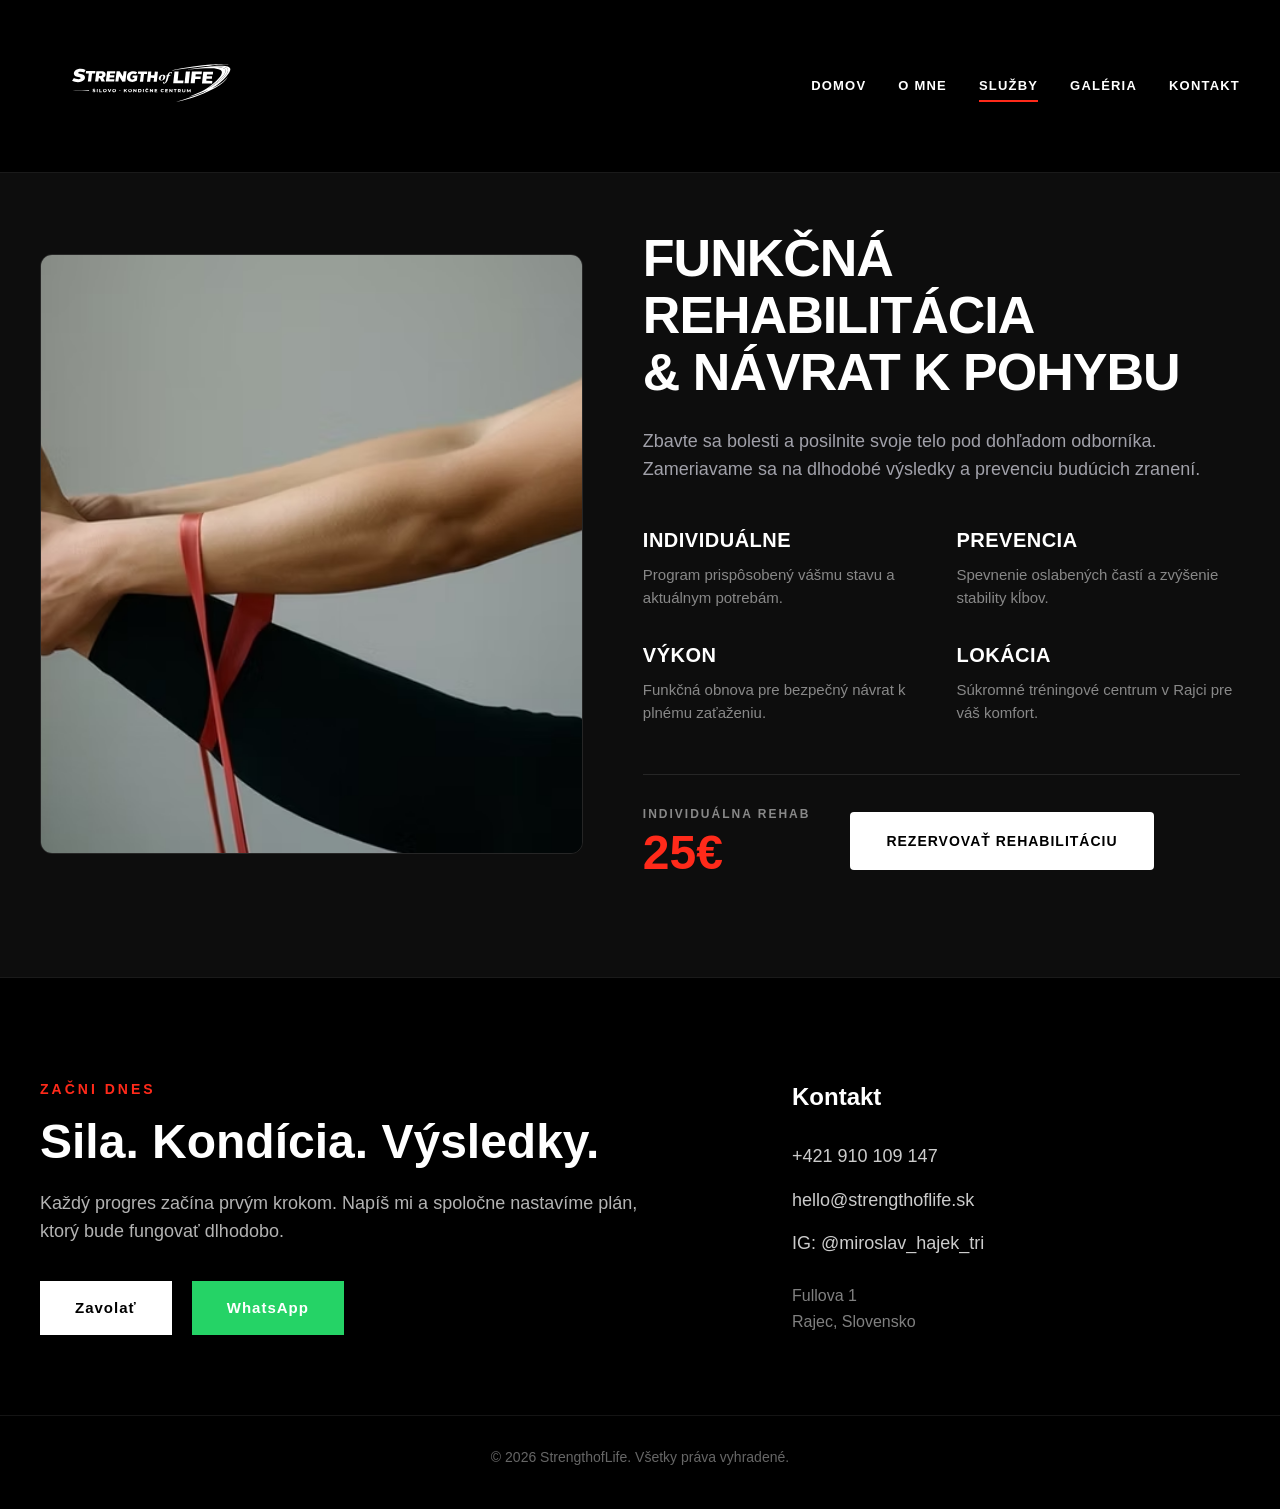
<file: rehabilitacne-programy.html>
<!DOCTYPE html>
<html lang="sk">

<head>
    <meta charset="UTF-8">
    <meta name="viewport" content="width=device-width, initial-scale=1.0">
    <title>Rehabilitačné programy | StrengthofLife</title>
    <meta name="description" content="Individuálny návrat k pohybu po zranení alebo bolesti v Rajci, s postupným a bezpečným zaťažovaním.">
    <meta property="og:title" content="Rehabilitačné programy v Rajci | StrengthofLife">
    <meta property="og:description" content="Individuálny návrat k pohybu po zranení alebo bolesti v Rajci, s postupným a bezpečným zaťažovaním.">
    <meta property="og:type" content="website">
    <meta property="og:locale" content="sk_SK">
    <meta name="theme-color" content="#000000">

    <link rel="stylesheet" href="css/base.css">
    <link rel="stylesheet" href="css/header.css">
    <link rel="stylesheet" href="css/responsive.css">
    <link rel="stylesheet" href="css/footer.css">
    <link rel="stylesheet" href="css/about.css">
    <style>
        .service-detail {
            background: #0d0d0d;
            padding: 140px 0 100px;
            color: #ffffff;
        }

        .service-detail-container {
            max-width: 1400px;
            margin: 0 auto;
            padding: 0 40px;
            display: grid;
            grid-template-columns: 1fr 1.1fr;
            gap: 60px;
            align-items: center;
        }

        .service-image-box {
            width: 100%;
            height: 600px;
            border-radius: 12px;
            overflow: hidden;
            border: 1px solid rgba(255, 255, 255, 0.1);
        }

        .service-image-box img {
            width: 100%;
            height: 100%;
            object-fit: cover;
        }

        .service-content h1 {
            font-size: 52px;
            font-weight: 900;
            line-height: 1.1;
            margin-bottom: 25px;
            color: #ffffff;
            letter-spacing: -1px;
            text-transform: uppercase;
        }

        .service-description {
            font-size: 18px;
            line-height: 1.6;
            color: #a1a1aa;
            margin-bottom: 40px;
        }

        .service-features-grid {
            display: grid;
            grid-template-columns: 1fr 1fr;
            gap: 30px;
            margin-bottom: 50px;
        }

        .feature-item h3 {
            font-size: 20px;
            font-weight: 800;
            margin-bottom: 8px;
            color: #ffffff;
            text-transform: uppercase;
            letter-spacing: 0.5px;
        }

        .feature-item p {
            font-size: 15px;
            line-height: 1.5;
            color: #888888;
        }

        .service-action-box {
            display: flex;
            align-items: center;
            gap: 40px;
            padding-top: 30px;
            border-top: 1px solid rgba(255, 255, 255, 0.1);
        }

        .price-tag span {
            display: block;
            font-size: 12px;
            font-weight: 800;
            letter-spacing: 2px;
            color: #888888;
            text-transform: uppercase;
            margin-bottom: 5px;
        }

        .price-tag strong {
            font-size: 48px;
            font-weight: 900;
            color: #ff2a1a;
            line-height: 1;
        }

        .btn-reserve {
            display: inline-flex;
            align-items: center;
            justify-content: center;
            background: #ffffff;
            color: #000000;
            padding: 18px 36px;
            border-radius: 4px;
            font-size: 14px;
            font-weight: 900;
            letter-spacing: 1px;
            text-decoration: none;
            transition: all 0.3s ease;
            text-align: center;
            text-transform: uppercase;
        }

        .btn-reserve:hover {
            background: #ff2a1a;
            color: #ffffff;
        }

        @media (max-width: 992px) {
            .service-detail {
                padding: 100px 0 60px;
            }

            .service-detail-container {
                grid-template-columns: 1fr;
                gap: 40px;
                padding: 0 20px;
            }

            .service-image-box {
                height: 380px;
            }

            .service-content h1 {
                font-size: 36px;
            }

            .service-features-grid {
                grid-template-columns: 1fr;
                gap: 20px;
            }

            .service-action-box {
                flex-direction: column;
                align-items: flex-start;
                gap: 20px;
            }

            .btn-reserve {
                width: 100%;
            }
        }
    </style>
</head>

<body>

<header class="header">
    <div class="container">
        <a href="index.html" class="logo">
            <img src="images/logo.svg" alt="Strength of Life">
        </a>

        <button type="button" class="hamburger" id="hamburger" aria-label="Otvoriť navigáciu" aria-expanded="false">
            <span></span>
            <span></span>
            <span></span>
        </button>

        <nav class="nav" id="nav-menu" aria-label="Hlavná navigácia">
            <ul>
                <li><a href="index.html">DOMOV</a></li>
                <li><a href="about.html">O MNE</a></li>
                <li><a href="services.html" class="active">SLUŽBY</a></li>
                <li><a href="gallery.html">GALÉRIA</a></li>
                <li><a href="contact.html">KONTAKT</a></li>
            </ul>
        </nav>
    </div>
</header>

<section class="service-detail">
    <div class="service-detail-container">
        <div class="service-image-box">
            <img src="images/services3.jpg" alt="Funkčná rehabilitácia">
        </div>

        <div class="service-content">
            <h1>Funkčná rehabilitácia<br>& návrat k pohybu</h1>

            <p class="service-description">
                Zbavte sa bolesti a posilnite svoje telo pod dohľadom odborníka. Zameriavame sa na dlhodobé výsledky a prevenciu budúcich zranení.
            </p>

            <div class="service-features-grid">
                <div class="feature-item">
                    <h3>Individuálne</h3>
                    <p>Program prispôsobený vášmu stavu a aktuálnym potrebám.</p>
                </div>

                <div class="feature-item">
                    <h3>Prevencia</h3>
                    <p>Spevnenie oslabených častí a zvýšenie stability kĺbov.</p>
                </div>

                <div class="feature-item">
                    <h3>Výkon</h3>
                    <p>Funkčná obnova pre bezpečný návrat k plnému zaťaženiu.</p>
                </div>

                <div class="feature-item">
                    <h3>Lokácia</h3>
                    <p>Súkromné tréningové centrum v Rajci pre váš komfort.</p>
                </div>
            </div>

            <div class="service-action-box">
                <div class="price-tag">
                    <span>INDIVIDUÁLNA REHAB</span>
                    <strong>25€</strong>
                </div>
                <a href="contact.html" class="btn-reserve">REZERVOVAŤ REHABILITÁCIU</a>
            </div>
        </div>
    </div>
</section>

<footer class="footer">
    <div class="footer-top">
        <div class="footer-cta">
            <span class="footer-label">ZAČNI DNES</span>
            <h2>Sila. Kondícia. Výsledky.</h2>
            <p>Každý progres začína prvým krokom. Napíš mi a spoločne nastavíme plán, ktorý bude fungovať dlhodobo.</p>
            <div class="footer-buttons">
                <a href="tel:+421910109147" class="footer-btn">Zavolať</a>
                <a href="https://wa.me/421910109147" target="_blank" rel="noopener noreferrer" class="footer-btn red">WhatsApp</a>
            </div>
        </div>

        <div class="footer-contact">
            <h3>Kontakt</h3>
            <a href="tel:+421910109147">+421 910 109 147</a>
            <a href="mailto:hello@strengthoflife.sk">hello@strengthoflife.sk</a>
            <a href="https://www.instagram.com/miroslav_hajek_tri/" target="_blank" rel="noopener noreferrer">IG: @miroslav_hajek_tri</a>
            <p>Fullova 1<br>Rajec, Slovensko</p>
        </div>
    </div>

    <div class="footer-bottom">
        <p>© 2026 StrengthofLife. Všetky práva vyhradené.</p>
    </div>
</footer>

<script src="js/script.js"></script>
</body>

</html>
</file>
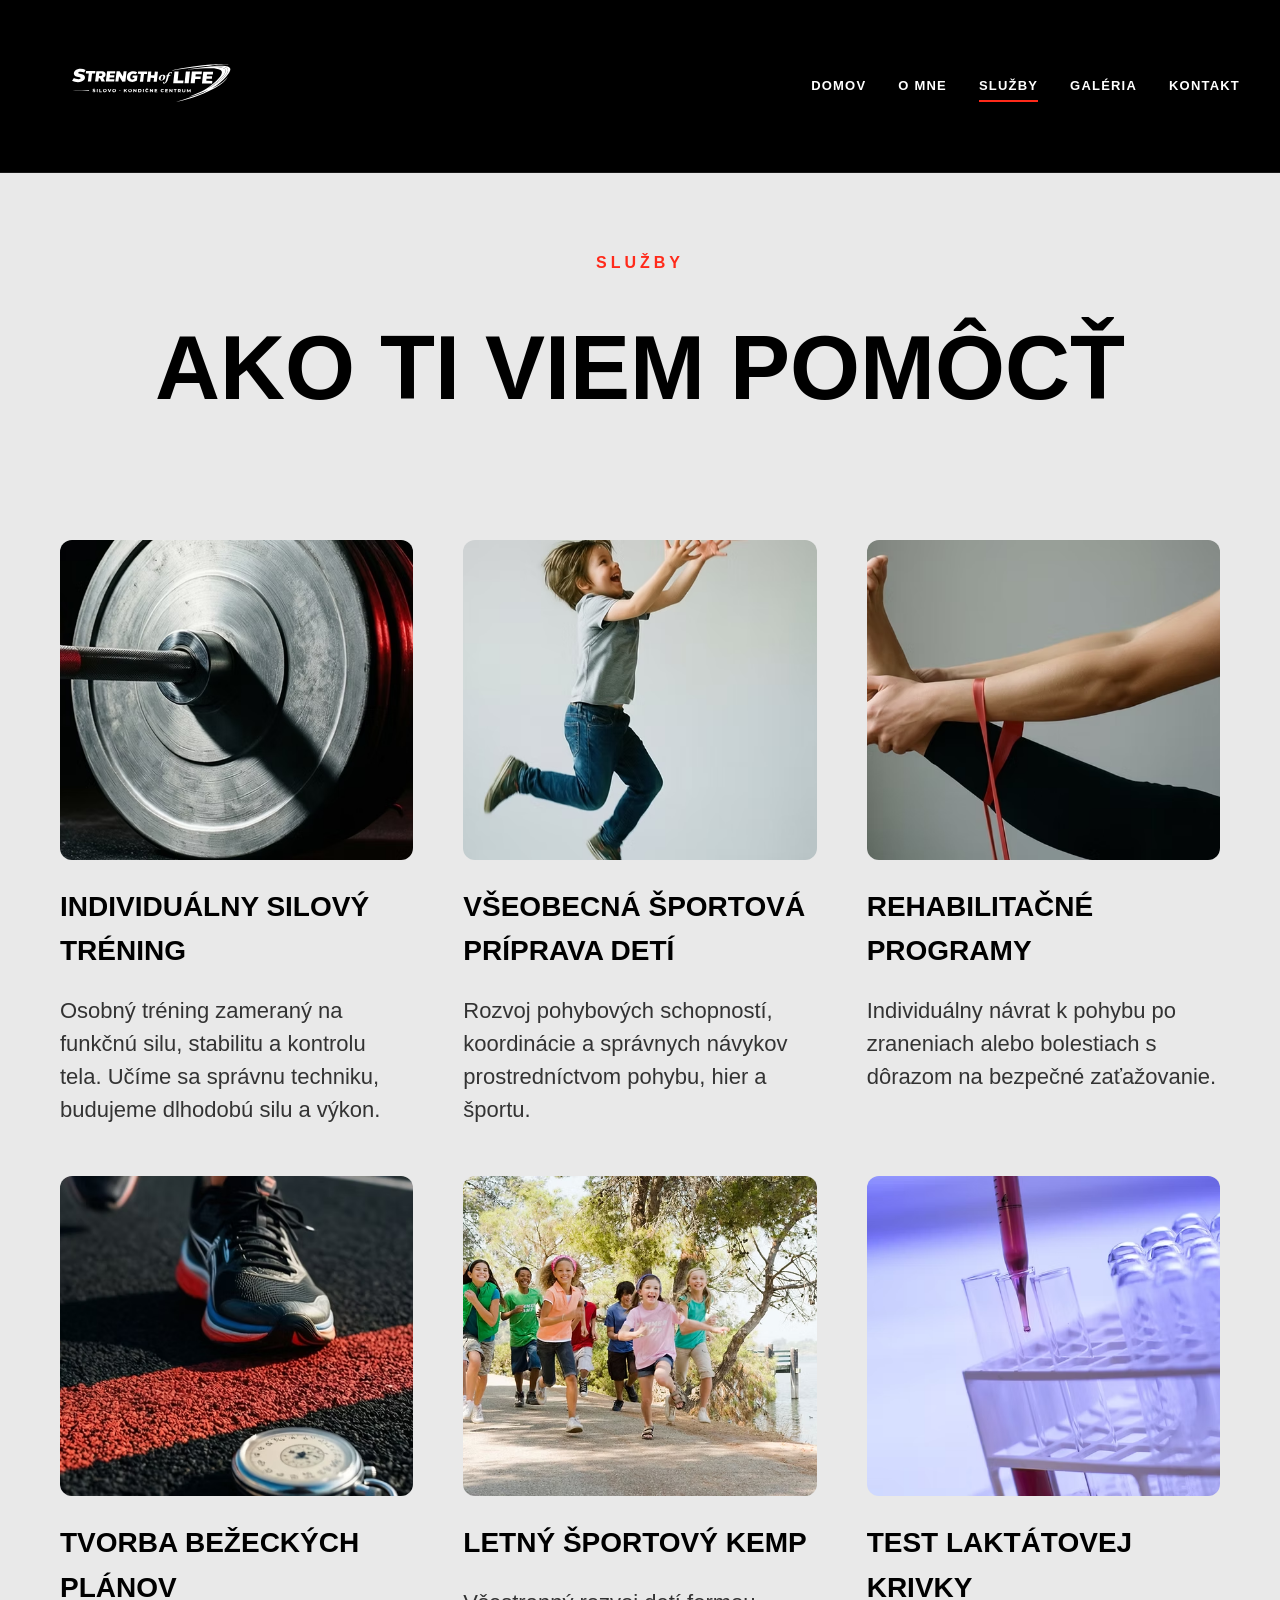
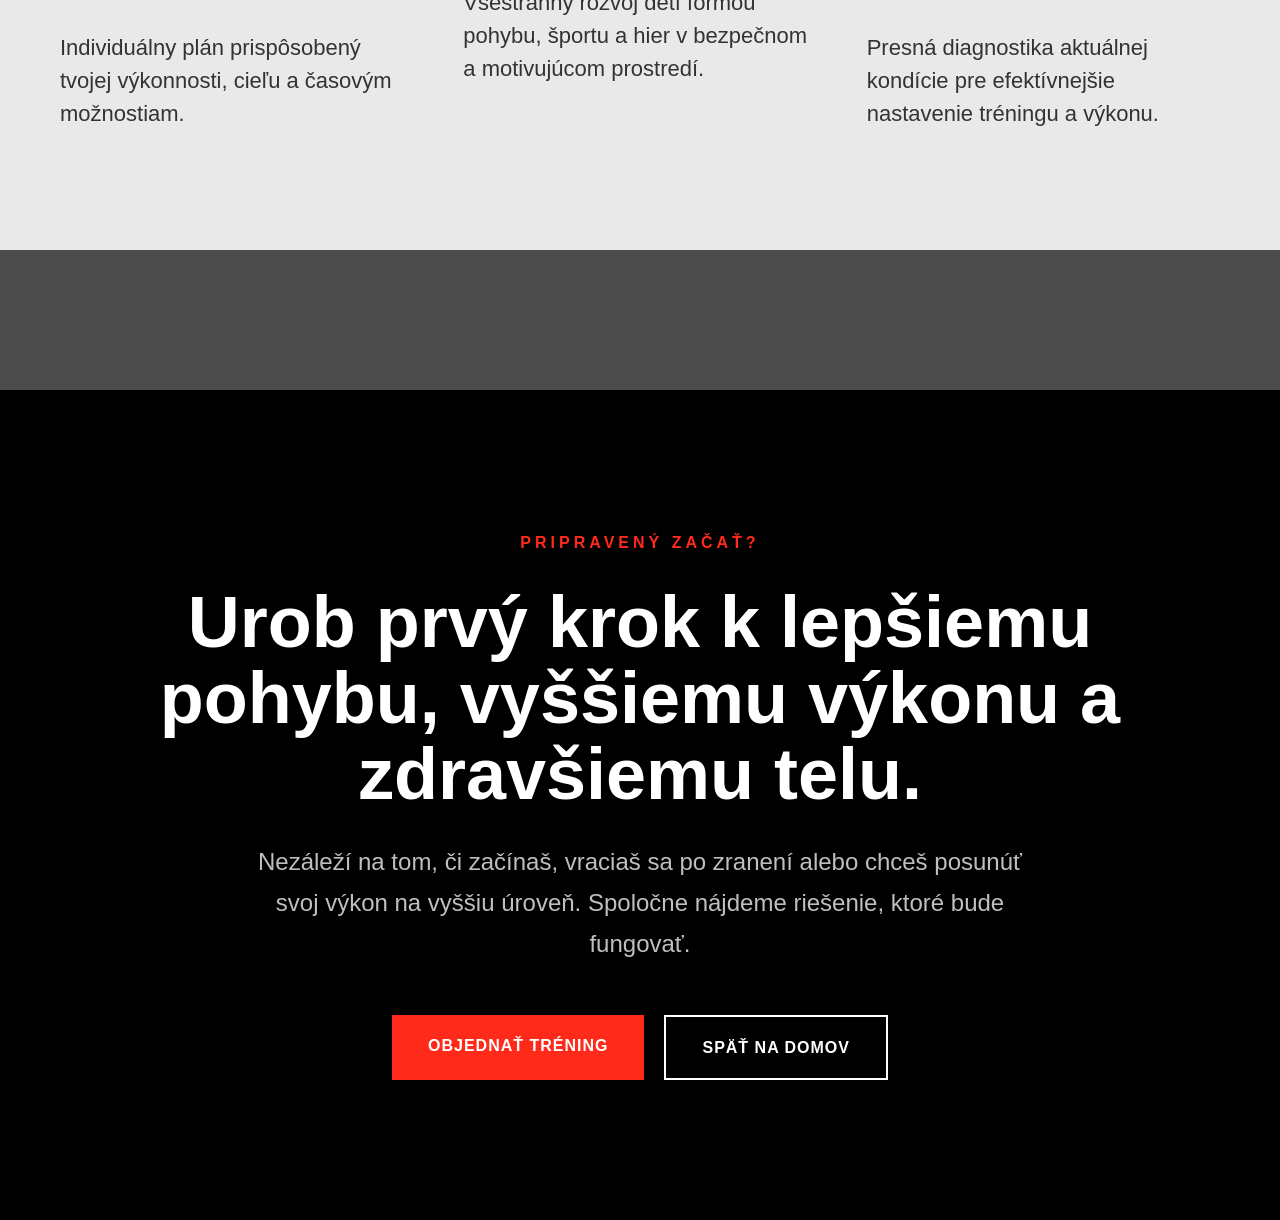
<file: services.html>
<!DOCTYPE html>
<html lang="sk">

<head>
    <meta charset="UTF-8">
    <meta name="viewport" content="width=device-width, initial-scale=1.0">

    <title>Služby | StrengthofLife</title>
    <meta name="description" content="Prehľad tréningových služieb v Rajci: osobný silový tréning, príprava detí, rehabilitačné programy, bežecké plány, športový kemp a laktátový test.">
    <meta property="og:title" content="Tréningové služby v Rajci | StrengthofLife">
    <meta property="og:description" content="Prehľad tréningových služieb v Rajci: osobný silový tréning, príprava detí, rehabilitačné programy, bežecké plány, športový kemp a laktátový test.">
    <meta property="og:type" content="website">
    <meta property="og:locale" content="sk_SK">
    <meta name="theme-color" content="#000000">

    <link rel="stylesheet" href="css/base.css">
    <link rel="stylesheet" href="css/header.css">
    <link rel="stylesheet" href="css/responsive.css">
    <link rel="stylesheet" href="css/services.css">
    <link rel="stylesheet" href="css/footer.css">
</head>

<body>

<header class="header">
    <div class="container">
        <a href="index.html" class="logo">
            <img src="images/logo.svg" alt="Strength of Life">
        </a>

        <button type="button" class="hamburger" id="hamburger" aria-label="Otvoriť navigáciu" aria-expanded="false">
            <span></span>
            <span></span>
            <span></span>
        </button>

        <nav class="nav" id="nav-menu" aria-label="Hlavná navigácia">
    <ul>
        <li><a href="index.html">DOMOV</a></li>
        <li><a href="about.html">O MNE</a></li>
        <li><a href="services.html" class="active">SLUŽBY</a></li>
        <li><a href="gallery.html">GALÉRIA</a></li>
        <li><a href="contact.html">KONTAKT</a></li>
    </ul>
</nav>
    </div>
</header>

<section class="services-page">

    <div class="services-header">
        <span>SLUŽBY</span>
        <h1>AKO TI VIEM POMÔCŤ</h1>
    </div>

    <div class="services-grid">

        <a href="individualny-silovy-trening.html" class="service-card">
            <img src="images/services1.jpg" alt="">
            <h3>INDIVIDUÁLNY SILOVÝ TRÉNING</h3>
            <p>
                Osobný tréning zameraný na funkčnú silu, stabilitu a kontrolu tela.
                Učíme sa správnu techniku, budujeme dlhodobú silu a výkon.
            </p>
        </a>

        <a href="sportova-priprava-deti.html" class="service-card">
            <img src="images/services2.jpg" alt="">
            <h3>VŠEOBECNÁ ŠPORTOVÁ PRÍPRAVA DETÍ</h3>
            <p>
                Rozvoj pohybových schopností, koordinácie a správnych návykov
                prostredníctvom pohybu, hier a športu.
            </p>
        </a>

        <a href="rehabilitacne-programy.html" class="service-card">
            <img src="images/services3.jpg" alt="">
            <h3>REHABILITAČNÉ PROGRAMY</h3>
            <p>
                Individuálny návrat k pohybu po zraneniach alebo bolestiach
                s dôrazom na bezpečné zaťažovanie.
            </p>
        </a>

        <a href="bezecke-plany.html" class="service-card">
            <img src="images/services4.jpg" alt="">
            <h3>TVORBA BEŽECKÝCH PLÁNOV</h3>
            <p>
                Individuálny plán prispôsobený tvojej výkonnosti,
                cieľu a časovým možnostiam.
            </p>
        </a>

        <a href="letny-kemp.html" class="service-card">
            <img src="images/services5.jpg" alt="">
            <h3>LETNÝ ŠPORTOVÝ KEMP</h3>
            <p>
                Všestranný rozvoj detí formou pohybu, športu a hier
                v bezpečnom a motivujúcom prostredí.
            </p>
        </a>

        <a href="laktatovy-test.html" class="service-card">
            <img src="images/services6.jpg" alt="">
            <h3>TEST LAKTÁTOVEJ KRIVKY</h3>
            <p>
                Presná diagnostika aktuálnej kondície pre efektívnejšie
                nastavenie tréningu a výkonu.
            </p>
        </a>

    </div>

</section>
<section class="services-cta">

    <div class="services-cta-content">

        <span>PRIPRAVENÝ ZAČAŤ?</span>

        <h2>
            Urob prvý krok k lepšiemu pohybu,
            vyššiemu výkonu a zdravšiemu telu.
        </h2>

        <p>
            Nezáleží na tom, či začínaš, vraciaš sa po zranení
            alebo chceš posunúť svoj výkon na vyššiu úroveň.
            Spoločne nájdeme riešenie, ktoré bude fungovať.
        </p>

        <div class="cta-buttons">

            <a href="contact.html" class="cta-primary">
                OBJEDNAŤ TRÉNING
            </a>

            <a href="index.html" class="cta-secondary">
                SPÄŤ NA DOMOV
            </a>

        </div>

    </div>

</section>

<script src="js/script.js"></script>
</body>
</html>
</file>
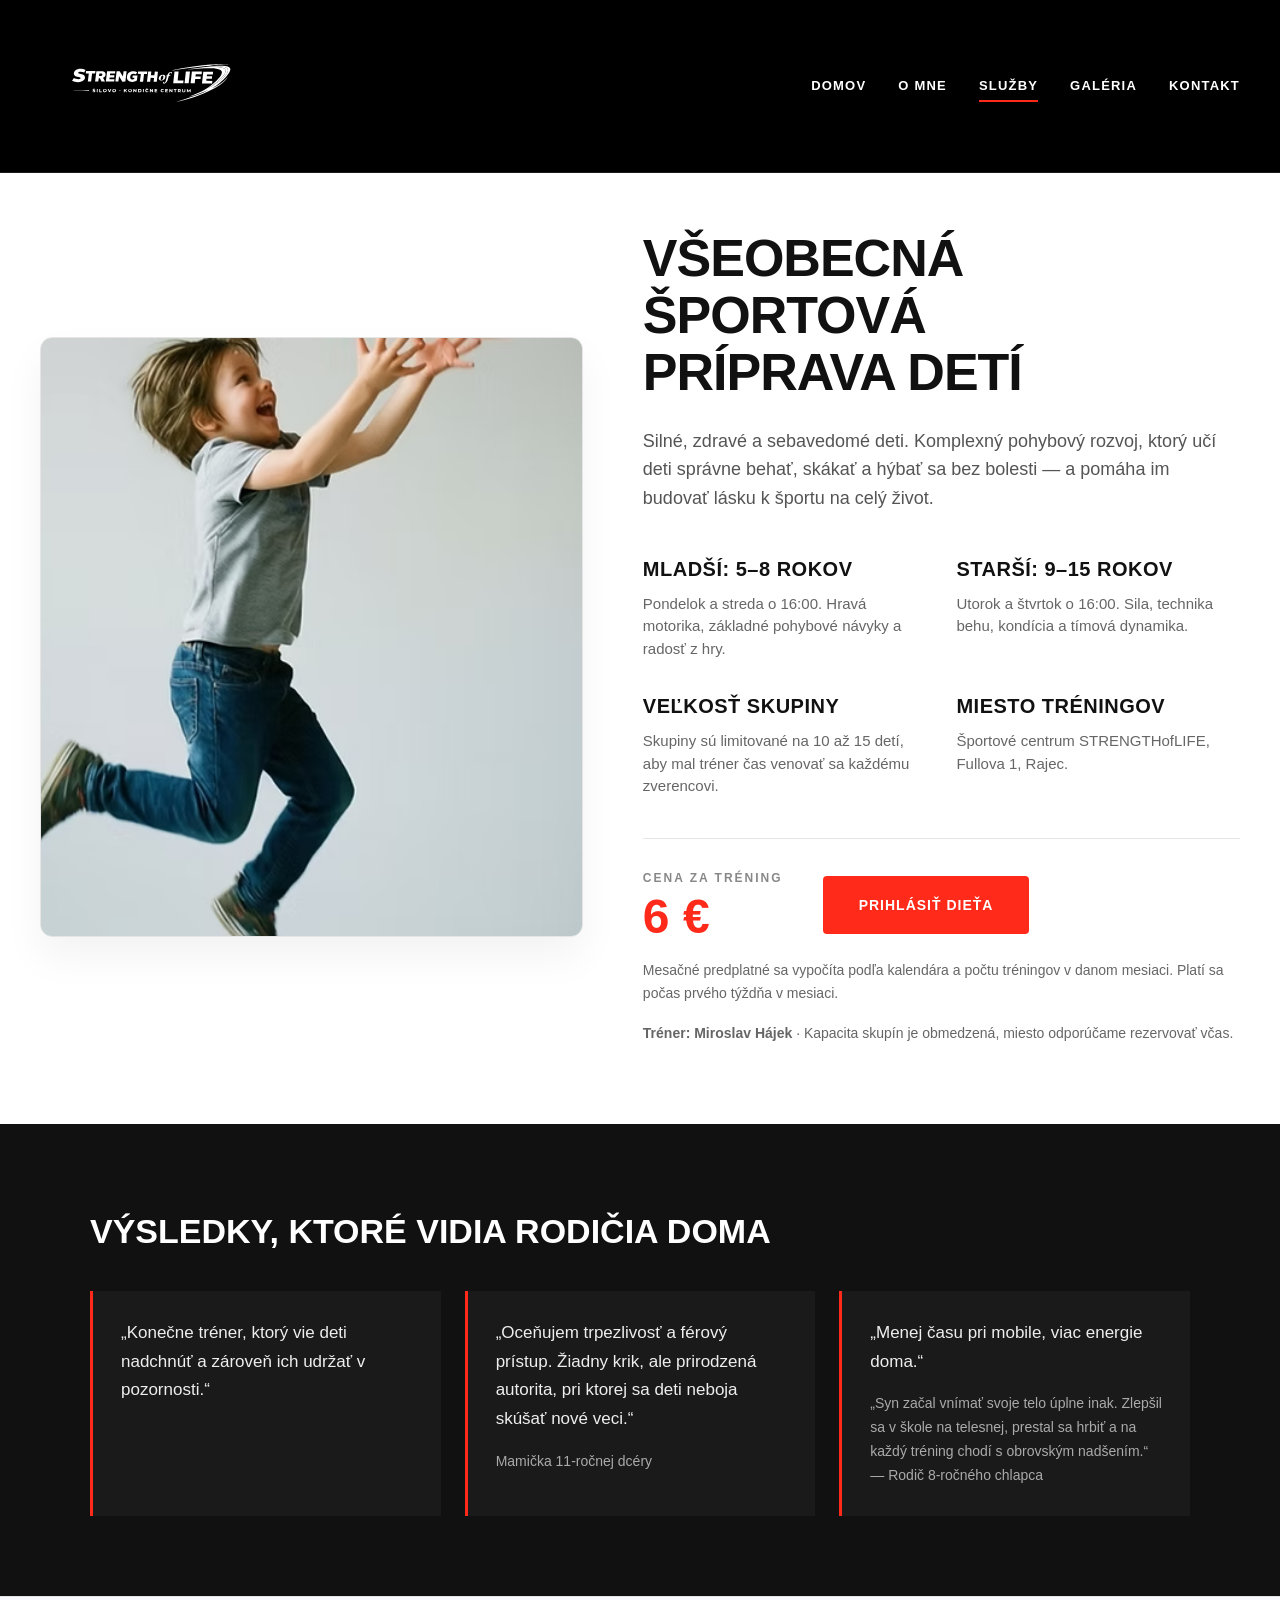
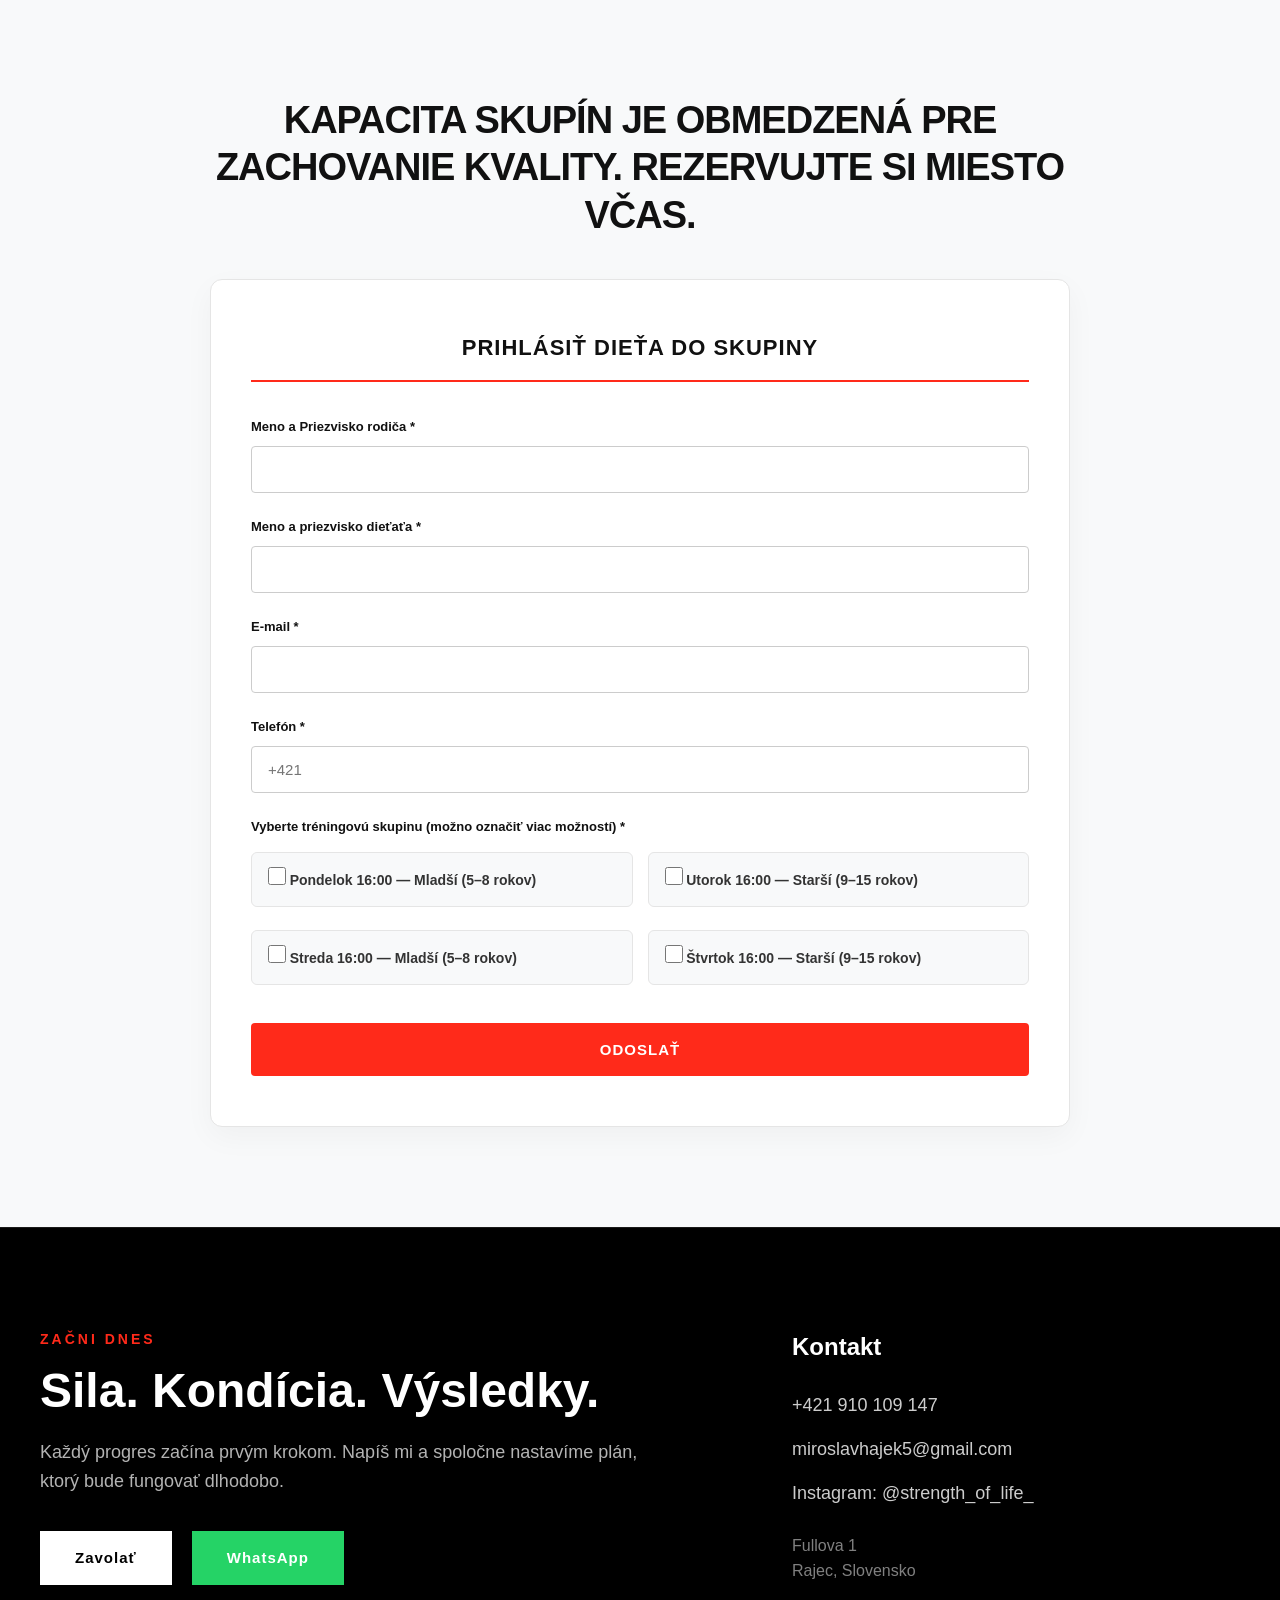
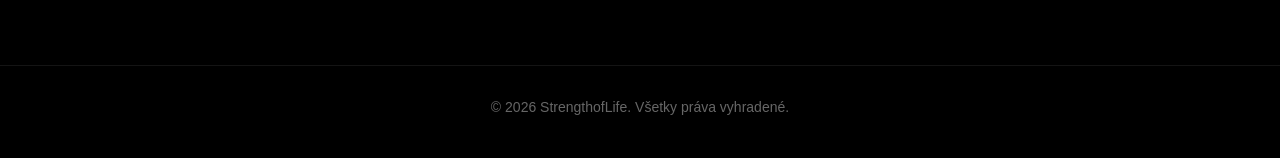
<file: sportova-priprava-deti.html>
<!DOCTYPE html>
<html lang="sk">

<head>
    <meta charset="UTF-8">
    <meta name="viewport" content="width=device-width, initial-scale=1.0">
    <title>Športová príprava detí v Rajci | Miroslav Hájek</title>
    <meta name="description" content="Športová príprava detí v Rajci s trénerom Miroslavom Hájekom. Skupiny pre deti 5–8 a 9–15 rokov, tréning 6 € za jednotku.">
    <meta property="og:title" content="Športová príprava detí v Rajci | Miroslav Hájek">
    <meta property="og:description" content="Silné, zdravé a sebavedomé deti. Hravý pohybový rozvoj v Rajci pre deti od 5 do 15 rokov. Tréner Miroslav Hájek.">
    <meta property="og:type" content="website">
    <meta property="og:locale" content="sk_SK">
    <meta name="theme-color" content="#000000">

    <link rel="stylesheet" href="css/base.css">
    <link rel="stylesheet" href="css/header.css">
    <link rel="stylesheet" href="css/responsive.css">
    <link rel="stylesheet" href="css/footer.css">
    <link rel="stylesheet" href="css/about.css">
    <style>
        .service-detail {
            background: #ffffff;
            padding: 140px 0 80px;
            color: #111111;
        }

        .service-detail-container {
            max-width: 1400px;
            margin: 0 auto;
            padding: 0 40px;
            display: grid;
            grid-template-columns: 1fr 1.1fr;
            gap: 60px;
            align-items: center;
        }

        .service-image-box {
            width: 100%;
            height: 600px;
            border-radius: 12px;
            overflow: hidden;
            border: 1px solid #e5e5e5;
            box-shadow: 0 20px 40px rgba(0, 0, 0, 0.05);
        }

        .service-image-box img {
            width: 100%;
            height: 100%;
            object-fit: cover;
        }

        .service-content h1 {
            font-size: 52px;
            font-weight: 900;
            line-height: 1.1;
            margin-bottom: 25px;
            color: #111111;
            letter-spacing: -1px;
            text-transform: uppercase;
        }

        .service-description {
            font-size: 18px;
            line-height: 1.6;
            color: #555555;
            margin-bottom: 40px;
        }

        .service-features-grid {
            display: grid;
            grid-template-columns: 1fr 1fr;
            gap: 30px;
            margin-bottom: 40px;
        }

        .feature-item h3 {
            font-size: 20px;
            font-weight: 800;
            margin-bottom: 8px;
            color: #111111;
            text-transform: uppercase;
            letter-spacing: 0.5px;
        }

        .feature-item p {
            font-size: 15px;
            line-height: 1.5;
            color: #666666;
        }

        .service-action-box {
            display: flex;
            align-items: center;
            gap: 40px;
            padding-top: 30px;
            border-top: 1px solid #e5e5e5;
        }

        .service-details-note {
            margin-top: 18px;
            color: #666666;
            font-size: 14px;
            line-height: 1.6;
        }

        .parent-feedback {
            background: #111111;
            color: #ffffff;
            padding: 80px 20px;
        }

        .parent-feedback-container {
            max-width: 1100px;
            margin: 0 auto;
        }

        .parent-feedback h2 {
            margin: 0 0 32px;
            font-size: 34px;
            font-weight: 900;
            text-transform: uppercase;
        }

        .parent-feedback-grid {
            display: grid;
            grid-template-columns: repeat(auto-fit, minmax(260px, 1fr));
            gap: 24px;
        }

        .parent-feedback blockquote {
            margin: 0;
            padding: 28px;
            background: #1a1a1a;
            border-left: 3px solid #ff2a1a;
            color: #eeeeee;
            font-size: 17px;
            line-height: 1.7;
        }

        .parent-feedback cite {
            display: block;
            margin-top: 16px;
            color: #aaaaaa;
            font-size: 14px;
            font-style: normal;
        }

        .price-tag span {
            display: block;
            font-size: 12px;
            font-weight: 800;
            letter-spacing: 2px;
            color: #888888;
            text-transform: uppercase;
            margin-bottom: 5px;
        }

        .price-tag strong {
            font-size: 48px;
            font-weight: 900;
            color: #ff2a1a;
            line-height: 1;
        }

        .btn-reserve {
            display: inline-flex;
            align-items: center;
            justify-content: center;
            box-sizing: border-box;
            background: #ff2a1a;
            color: #ffffff;
            padding: 18px 36px;
            border-radius: 4px;
            font-size: 14px;
            font-weight: 900;
            letter-spacing: 1px;
            text-decoration: none;
            transition: all 0.3s ease;
            text-align: center;
            text-transform: uppercase;
        }

        .btn-reserve:hover {
            background: #111111;
            color: #ffffff;
        }

        /* SYMETRICKÁ REGISTRAČNÁ SEKCIA CEZ CELÚ ŠÍRKU */
        .registration-section {
            background: #f8f9fa;
            border-top: 1px solid #e5e5e5;
            padding: 100px 0;
        }

        .registration-container {
            max-width: 900px;
            margin: 0 auto;
            padding: 0 20px;
            text-align: center;
        }

        .capacity-banner {
            font-size: 38px;
            font-weight: 900;
            line-height: 1.25;
            color: #111111;
            text-transform: uppercase;
            letter-spacing: -1px;
            margin-bottom: 40px;
        }

        .registration-card {
            background: #ffffff;
            border: 1px solid #e5e5e5;
            border-radius: 12px;
            padding: 50px 40px;
            box-shadow: 0 10px 30px rgba(0, 0, 0, 0.04);
            text-align: left;
        }

        .registration-card h2 {
            font-size: 22px;
            font-weight: 900;
            color: #111111;
            text-transform: uppercase;
            text-align: center;
            letter-spacing: 1px;
            margin-bottom: 35px;
            padding-bottom: 15px;
            border-bottom: 2px solid #ff2a1a;
            display: inline-block;
            width: 100%;
        }

        .form-group {
            margin-bottom: 24px;
        }

        .form-group label {
            display: block;
            font-size: 13px;
            font-weight: 800;
            color: #111111;
            margin-bottom: 8px;
        }

        .form-group input[type="text"],
        .form-group input[type="email"],
        .form-group input[type="tel"] {
            width: 100%;
            background: #ffffff;
            border: 1px solid #cccccc;
            border-radius: 4px;
            padding: 14px 16px;
            font-size: 15px;
            color: #111111;
            font-family: inherit;
            transition: border-color 0.3s ease;
            box-sizing: border-box;
        }

        .form-group input:focus {
            outline: none;
            border-color: #ff2a1a;
        }

        .checkbox-group-label {
            font-size: 13px;
            font-weight: 800;
            color: #111111;
            margin-bottom: 15px;
            display: block;
        }

        .checkbox-grid {
            display: grid;
            grid-template-columns: 1fr 1fr;
            gap: 15px;
            margin-bottom: 30px;
        }

        .checkbox-item {
            display: flex;
            align-items: center;
            gap: 10px;
            background: #f8f9fa;
            border: 1px solid #e5e5e5;
            padding: 14px 16px;
            border-radius: 6px;
            cursor: pointer;
            transition: border-color 0.2s ease;
        }

        .checkbox-item:hover {
            border-color: #ff2a1a;
        }

        .checkbox-item input[type="checkbox"] {
            width: 18px;
            height: 18px;
            accent-color: #ff2a1a;
            cursor: pointer;
        }

        .checkbox-item span {
            font-size: 14px;
            font-weight: 600;
            color: #333333;
        }

        .btn-submit {
            width: 100%;
            background: #ff2a1a;
            color: #ffffff;
            border: none;
            padding: 18px;
            border-radius: 4px;
            font-size: 15px;
            font-weight: 900;
            letter-spacing: 1px;
            text-transform: uppercase;
            cursor: pointer;
            transition: background 0.3s ease;
        }

        .btn-submit:hover {
            background: #111111;
        }

        .btn-submit:disabled {
            background: #777777;
            cursor: not-allowed;
        }

        @media (max-width: 992px) {
            .service-detail {
                padding: 100px 0 50px;
            }

            .service-detail-container {
                grid-template-columns: 1fr;
                gap: 40px;
                padding: 0 20px;
            }

            .service-image-box {
                height: 380px;
            }

            .service-content h1 {
                font-size: 36px;
            }

            .service-features-grid,
            .checkbox-grid {
                grid-template-columns: 1fr;
            }

            .service-action-box {
                flex-direction: column;
                align-items: flex-start;
                gap: 20px;
            }

            .btn-reserve {
                width: 100%;
            }

            .capacity-banner {
                font-size: 26px;
            }

            .registration-card {
                padding: 30px 20px;
            }

            .parent-feedback-grid {
                grid-template-columns: 1fr;
            }
        }

        @media (max-width: 480px) {
            .service-detail-container {
                padding: 0 16px;
            }

            .service-image-box {
                height: 280px;
            }

            .service-content h1 {
                font-size: 30px;
                letter-spacing: -0.5px;
            }

            .service-description {
                font-size: 16px;
            }

            .service-action-box {
                width: 100%;
            }

            .btn-reserve {
                padding: 16px 18px;
                font-size: 13px;
            }

            .capacity-banner {
                font-size: 21px;
                letter-spacing: -0.5px;
            }

            .parent-feedback {
                padding: 60px 16px;
            }

            .parent-feedback h2 {
                font-size: 26px;
            }

            .parent-feedback blockquote {
                padding: 22px 18px;
                font-size: 16px;
            }

            .registration-container {
                padding: 0 16px;
            }

            .registration-card {
                padding: 26px 18px;
            }
        }
    </style>
</head>

<body>

<header class="header">
    <div class="container">
        <a href="index.html" class="logo">
            <img src="images/logo.svg" alt="Strength of Life">
        </a>

        <button type="button" class="hamburger" id="hamburger" aria-label="Otvoriť navigáciu" aria-expanded="false">
            <span></span>
            <span></span>
            <span></span>
        </button>

        <nav class="nav" id="nav-menu" aria-label="Hlavná navigácia">
            <ul>
                <li><a href="index.html">DOMOV</a></li>
                <li><a href="about.html">O MNE</a></li>
                <li><a href="services.html" class="active">SLUŽBY</a></li>
                <li><a href="gallery.html">GALÉRIA</a></li>
                <li><a href="contact.html">KONTAKT</a></li>
            </ul>
        </nav>
    </div>
</header>

<section class="service-detail">
    <div class="service-detail-container">
        
        <div class="service-image-box">
            <img src="images/services2.jpg" alt="Všeobecná športová príprava detí">
        </div>

        <div class="service-content">
            <h1>Všeobecná športová<br>príprava detí</h1>

            <p class="service-description">
                Silné, zdravé a sebavedomé deti. Komplexný pohybový rozvoj, ktorý učí deti správne behať, skákať a hýbať sa bez bolesti — a pomáha im budovať lásku k športu na celý život.
            </p>

            <div class="service-features-grid">
                <div class="feature-item">
                    <h3>Mladší: 5–8 rokov</h3>
                    <p>Pondelok a streda o 16:00. Hravá motorika, základné pohybové návyky a radosť z hry.</p>
                </div>

                <div class="feature-item">
                    <h3>Starší: 9–15 rokov</h3>
                    <p>Utorok a štvrtok o 16:00. Sila, technika behu, kondícia a tímová dynamika.</p>
                </div>

                <div class="feature-item">
                    <h3>Veľkosť skupiny</h3>
                    <p>Skupiny sú limitované na 10 až 15 detí, aby mal tréner čas venovať sa každému zverencovi.</p>
                </div>

                <div class="feature-item">
                    <h3>Miesto tréningov</h3>
                    <p>Športové centrum STRENGTHofLIFE, Fullova 1, Rajec.</p>
                </div>
            </div>

            <div class="service-action-box">
                <div class="price-tag">
                    <span>CENA ZA TRÉNING</span>
                    <strong>6 €</strong>
                </div>
                <a href="#prihlasenie" class="btn-reserve">PRIHLÁSIŤ DIEŤA</a>
            </div>
            <p class="service-details-note">Mesačné predplatné sa vypočíta podľa kalendára a počtu tréningov v danom mesiaci. Platí sa počas prvého týždňa v mesiaci.</p>
            <p class="service-details-note"><strong>Tréner: Miroslav Hájek</strong> · Kapacita skupín je obmedzená, miesto odporúčame rezervovať včas.</p>

        </div>
    </div>
</section>

<section class="parent-feedback">
    <div class="parent-feedback-container">
        <h2>Výsledky, ktoré vidia rodičia doma</h2>
        <div class="parent-feedback-grid">
            <blockquote>
                „Konečne tréner, ktorý vie deti nadchnúť a zároveň ich udržať v pozornosti.“
            </blockquote>
            <blockquote>
                „Oceňujem trpezlivosť a férový prístup. Žiadny krik, ale prirodzená autorita, pri ktorej sa deti neboja skúšať nové veci.“
                <cite>Mamička 11-ročnej dcéry</cite>
            </blockquote>
            <blockquote>
                „Menej času pri mobile, viac energie doma.“
                <cite>„Syn začal vnímať svoje telo úplne inak. Zlepšil sa v škole na telesnej, prestal sa hrbiť a na každý tréning chodí s obrovským nadšením.“ — Rodič 8-ročného chlapca</cite>
            </blockquote>
        </div>
    </div>
</section>

<!-- SEKCIA PRIHLÁSENIA S FORMULÁROM -->
<section class="registration-section" id="prihlasenie">
    <div class="registration-container">
        
        <h2 class="capacity-banner">
            KAPACITA SKUPÍN JE OBMEDZENÁ PRE ZACHOVANIE KVALITY. REZERVUJTE SI MIESTO VČAS.
        </h2>

        <div class="registration-card">
            <h2>PRIHLÁSIŤ DIEŤA DO SKUPINY</h2>

            <form id="kidsForm" action="https://formspree.io/f/xzebjjng" method="POST">
                
                <div class="form-group">
                    <label for="parent_name">Meno a Priezvisko rodiča *</label>
                    <input type="text" id="parent_name" name="parent_name" required>
                </div>

                <div class="form-group">
                    <label for="child_name">Meno a priezvisko dieťaťa *</label>
                    <input type="text" id="child_name" name="child_name" required>
                </div>

                <div class="form-group">
                    <label for="email">E-mail *</label>
                    <input type="email" id="email" name="email" required>
                </div>

                <div class="form-group">
                    <label for="phone">Telefón *</label>
                    <input type="tel" id="phone" name="phone" placeholder="+421" required>
                </div>

                <div class="form-group">
                    <span class="checkbox-group-label">Vyberte tréningovú skupinu (možno označiť viac možností) *</span>
                    <div class="checkbox-grid">
                        <label class="checkbox-item">
                            <input type="checkbox" name="Skupina[]" value="Pondelok 16:00 - Mladší 5 - 8 rokov">
                            <span>Pondelok 16:00 — Mladší (5–8 rokov)</span>
                        </label>

                        <label class="checkbox-item">
                            <input type="checkbox" name="Skupina[]" value="Utorok 16:00 - Starší 9 - 15 rokov">
                            <span>Utorok 16:00 — Starší (9–15 rokov)</span>
                        </label>

                        <label class="checkbox-item">
                            <input type="checkbox" name="Skupina[]" value="Streda 16:00 - Mladší 5 - 8 rokov">
                            <span>Streda 16:00 — Mladší (5–8 rokov)</span>
                        </label>

                        <label class="checkbox-item">
                            <input type="checkbox" name="Skupina[]" value="Štvrtok 16:00 - Starší 9 - 15 rokov">
                            <span>Štvrtok 16:00 — Starší (9–15 rokov)</span>
                        </label>
                    </div>
                </div>

                <button type="submit" class="btn-submit">Odoslať</button>

            </form>
        </div>

    </div>
</section>

<footer class="footer">
    <div class="footer-top">
        <div class="footer-cta">
            <span class="footer-label">ZAČNI DNES</span>
            <h2>Sila. Kondícia. Výsledky.</h2>
            <p>Každý progres začína prvým krokom. Napíš mi a spoločne nastavíme plán, ktorý bude fungovať dlhodobo.</p>
            <div class="footer-buttons">
                <a href="tel:+421910109147" class="footer-btn">Zavolať</a>
                <a href="https://wa.me/421910109147" target="_blank" rel="noopener noreferrer" class="footer-btn red">WhatsApp</a>
            </div>
        </div>

        <div class="footer-contact">
            <h3>Kontakt</h3>
            <a href="tel:+421910109147">+421 910 109 147</a>
            <a href="mailto:miroslavhajek5@gmail.com">miroslavhajek5@gmail.com</a>
            <a href="https://www.instagram.com/strength_of_life_/" target="_blank" rel="noopener noreferrer">Instagram: @strength_of_life_</a>
            <p>Fullova 1<br>Rajec, Slovensko</p>
        </div>
    </div>

    <div class="footer-bottom">
        <p>© 2026 StrengthofLife. Všetky práva vyhradené.</p>
    </div>
</footer>

<script src="js/script.js"></script>

<script>
    const kidsForm = document.getElementById('kidsForm');
    
    if (kidsForm) {
        kidsForm.addEventListener('submit', async function(e) {
            e.preventDefault();
            
            const btn = kidsForm.querySelector('.btn-submit');
            const originalText = btn.textContent;
            btn.textContent = 'Odosiela sa...';
            btn.disabled = true;

            const formData = new FormData(kidsForm);

            try {
                const response = await fetch(kidsForm.action, {
                    method: 'POST',
                    body: formData,
                    headers: {
                        'Accept': 'application/json'
                    }
                });

                if (response.ok) {
                    window.location.href = 'success.html';
                } else {
                    alert('Nastal problém pri odosielaní. Skúste to prosím znova.');
                    btn.textContent = originalText;
                    btn.disabled = false;
                }
            } catch (error) {
                alert('Chyba pripojenia. Skontrolujte internet a skúste to znova.');
                btn.textContent = originalText;
                btn.disabled = false;
            }
        });
    }
</script>

</body>

</html>
</file>
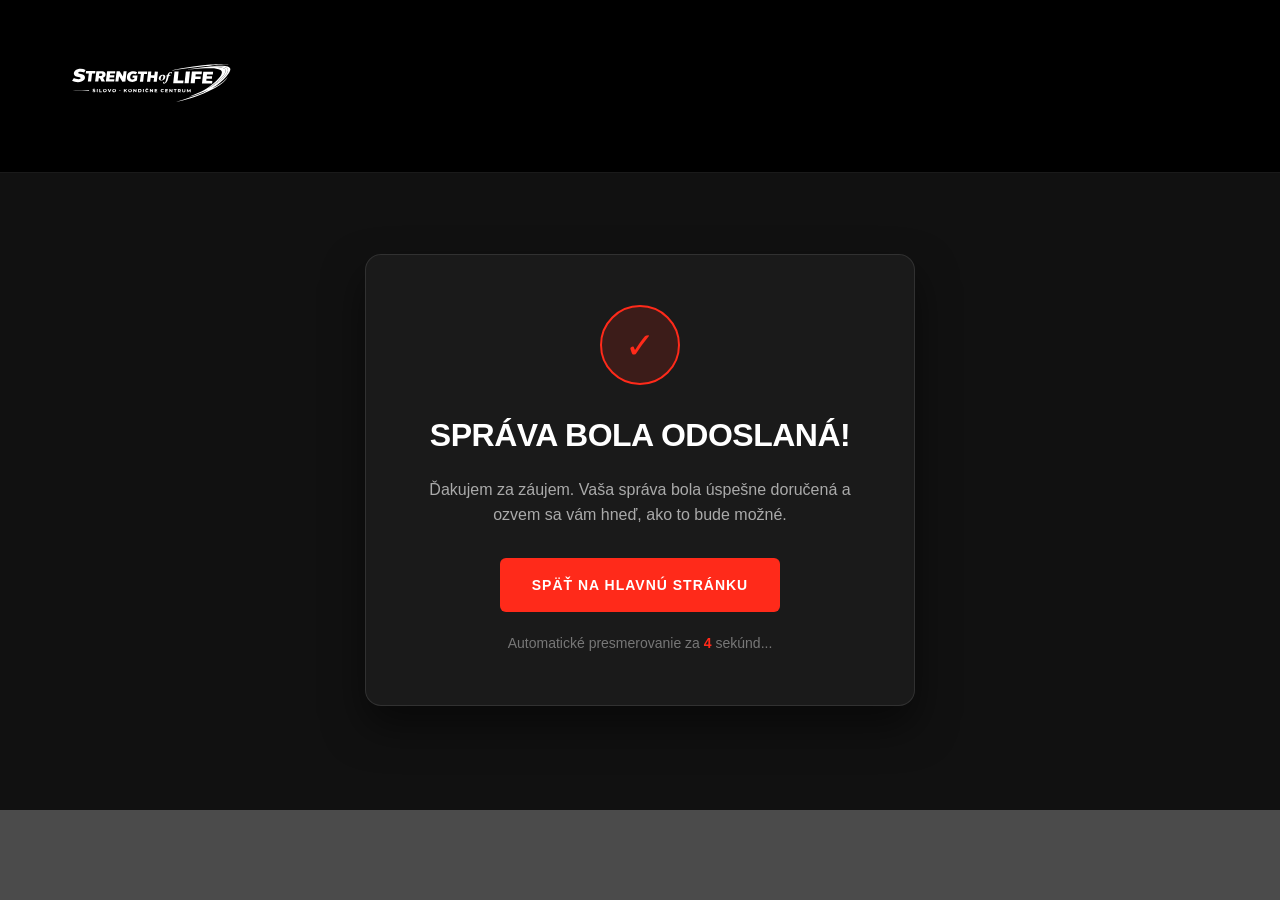
<file: success.html>
<!DOCTYPE html>
<html lang="sk">

<head>
    <meta charset="UTF-8">
    <meta name="viewport" content="width=device-width, initial-scale=1.0">
    <title>Správa odoslaná | StrengthofLife</title>
    <meta name="description" content="Potvrdenie o odoslaní správy tímu StrengthofLife.">
    <meta property="og:title" content="Správa odoslaná | StrengthofLife">
    <meta property="og:description" content="Potvrdenie o odoslaní správy tímu StrengthofLife.">
    <meta property="og:type" content="website">
    <meta property="og:locale" content="sk_SK">
    <meta name="theme-color" content="#000000">

    <link rel="stylesheet" href="css/base.css">
    <link rel="stylesheet" href="css/header.css">
    <link rel="stylesheet" href="css/responsive.css">
    <link rel="stylesheet" href="css/footer.css">
    <style>
        .success-page {
            background: #111111;
            color: #ffffff;
            min-height: 80vh;
            display: flex;
            align-items: center;
            justify-content: center;
            text-align: center;
            padding: 120px 20px 60px;
        }

        .success-card {
            background: #1a1a1a;
            border: 1px solid rgba(255, 255, 255, 0.1);
            border-radius: 16px;
            padding: 50px 40px;
            max-width: 550px;
            width: 100%;
            box-shadow: 0 20px 40px rgba(0, 0, 0, 0.5);
        }

        .success-icon {
            width: 80px;
            height: 80px;
            background: rgba(255, 42, 26, 0.15);
            border: 2px solid #ff2a1a;
            color: #ff2a1a;
            border-radius: 50%;
            display: flex;
            align-items: center;
            justify-content: center;
            font-size: 36px;
            margin: 0 auto 25px;
        }

        .success-card h1 {
            font-size: 32px;
            font-weight: 900;
            margin-bottom: 15px;
            text-transform: uppercase;
            letter-spacing: -0.5px;
        }

        .success-card p {
            color: #aaaaaa;
            font-size: 16px;
            line-height: 1.6;
            margin-bottom: 30px;
        }

        .redirect-text {
            font-size: 14px;
            color: #777777;
            margin-top: 20px;
        }

        .redirect-text span {
            color: #ff2a1a;
            font-weight: 800;
        }

        .btn-home {
            display: inline-block;
            background: #ff2a1a;
            color: #ffffff;
            padding: 16px 32px;
            border-radius: 6px;
            font-weight: 800;
            font-size: 14px;
            text-transform: uppercase;
            letter-spacing: 1px;
            text-decoration: none;
            transition: 0.3s ease;
        }

        .btn-home:hover {
            background: #ffffff;
            color: #111111;
        }
    </style>
</head>

<body>

<header class="header">
    <div class="container">
        <a href="index.html" class="logo">
            <img src="images/logo.svg" alt="Strength of Life">
        </a>
    </div>
</header>

<section class="success-page">
    <div class="success-card">
        <div class="success-icon">✓</div>
        <h1>Správa bola odoslaná!</h1>
        <p>Ďakujem za záujem. Vaša správa bola úspešne doručená a ozvem sa vám hneď, ako to bude možné.</p>
        
        <a href="index.html" class="btn-home">Späť na hlavnú stránku</a>

        <div class="redirect-text">
            Automatické presmerovanie za <span id="countdown">5</span> sekúnd...
        </div>
    </div>
</section>

<script>
    // Odpočet a automatické presmerovanie
    let seconds = 5;
    const countdownEl = document.getElementById('countdown');

    const timer = setInterval(() => {
        seconds--;
        countdownEl.textContent = seconds;
        if (seconds <= 0) {
            clearInterval(timer);
            window.location.href = 'index.html';
        }
    }, 1000);
</script>

</body>
</html>
</file>
<file: css/base.css>
* {
    margin: 0;
    padding: 0;
    box-sizing: border-box;
}

html {
    scroll-behavior: smooth;
    overflow-x: hidden;
    max-width: 100%;
}

body {
    font-family: Arial, Helvetica, sans-serif;
    background: #4b4b4b;
    line-height: 1.6;
    overflow-x: hidden;
    max-width: 100%;
    padding-top: 90px; /* Zabráni prekrývaniu obsahu hlavičkou */
}

.container {
    width: 92%;
    max-width: 1500px;
    margin: 0 auto;
}

img {
    max-width: 100%;
    height: auto;
    display: block;
}

a {
    text-decoration: none;
    color: inherit;
}

section {
    overflow: hidden;
}
</file>
<file: css/header.css>
/* ==========================================
   HLAVIČKA (HEADER) - JEDNOTNÝ ŠTÝL
   ========================================== */

.header {
    position: fixed;
    top: 0;
    left: 0;
    width: 100%;
    background: #000000;
    z-index: 10000;
    padding: 16px 0 !important;
    border-bottom: 1px solid rgba(255, 255, 255, 0.1);
    box-sizing: border-box;
    transition: transform 0.3s ease;
}

.header.hide {
    transform: translateY(-100%);
}

.header .container {
    max-width: 1400px;
    width: 100%;
    margin: 0 auto;
    padding: 0 40px;
    display: flex;
    justify-content: space-between;
    align-items: center;
    box-sizing: border-box;
}

/* LOGO - Nastavené na optimálnu šírku 210px */
.logo {
    display: flex;
    align-items: center;
    text-decoration: none;
}

.logo img {
    width: 210px !important;
    height: auto !important;
    display: block;
}

/* NAVIGÁCIA */
.nav ul {
    display: flex;
    gap: 32px;
    list-style: none;
    margin: 0;
    padding: 0;
    align-items: center;
}

.nav a {
    color: #ffffff;
    text-decoration: none;
    font-size: 13px;
    font-weight: 800;
    letter-spacing: 1.2px;
    padding: 4px 0;
    position: relative;
    transition: color 0.3s ease;
    display: inline-block;
    border: none !important;
}

.nav a:hover {
    color: #ff2a1a;
}

/* Červený pasik pod aktívnym odkazom a pri hoveri */
.nav a.active::after,
.nav a:hover::after {
    content: '';
    position: absolute;
    bottom: -2px;
    left: 0;
    width: 100%;
    height: 2px;
    background-color: #ff2a1a;
}

/* HAMBURGER PRE MOBILY */
.hamburger {
    display: none;
    flex-direction: column;
    justify-content: space-between;
    width: 28px;
    height: 20px;
    background: transparent;
    border: none;
    cursor: pointer;
    padding: 0;
    z-index: 10002;
    position: relative;
}

.hamburger span {
    width: 100%;
    height: 2px;
    background-color: #ffffff;
    border-radius: 2px;
    transition: all 0.3s ease;
}

.hamburger.open span:nth-child(1) {
    transform: translateY(9px) rotate(45deg);
}

.hamburger.open span:nth-child(2) {
    opacity: 0;
}

.hamburger.open span:nth-child(3) {
    transform: translateY(-9px) rotate(-45deg);
}

/* MOBILNÉ MENU */
@media (max-width: 992px) {
    .header {
        padding: 12px 0 !important;
    }

    .header .container {
        padding: 0 20px;
    }

    .logo img {
        width: 160px !important;
    }

    .hamburger {
        display: flex;
    }

    .nav {
        position: fixed;
        top: 0;
        right: -100%;
        width: 100%;
        height: 100vh;
        background: #000000;
        display: flex;
        justify-content: center;
        align-items: center;
        transition: right 0.3s ease-in-out;
        z-index: 10001;
    }

    .nav.active {
        right: 0;
    }

    .nav ul {
        flex-direction: column;
        gap: 30px;
        text-align: center;
    }

    .nav a {
        font-size: 20px;
        font-weight: 800;
    }
}
</file>
<file: css/hero.css>
/* --- HERO SECTION --- */
.hero {
    position: relative;
    min-height: 85vh;
    padding: 140px 0 80px;
    background-image: linear-gradient(rgba(0,0,0,.38), rgba(0,0,0,.38)), url("../images/hero.avif");
    background-size: cover;
    background-position: center 25%;
    background-repeat: no-repeat;
    display: flex;
    align-items: center;
}

.hero .container {
    width: 100%;
}

.hero-content {
    max-width: 1400px;
    margin: 0 auto;
    text-align: center;
    color: #fff;
}

.hero-top {
    font-size: 18px;
    letter-spacing: 2px;
    margin-bottom: 30px;
}

.hero-small {
    font-size: 16px;
    letter-spacing: 6px;
    text-transform: uppercase;
    color: #f2f2f2;
    margin-bottom: 25px;
}

.hero-subtitle {
    font-size: 18px;
    font-weight: 500;
    margin-bottom: 18px;
}

.hero h1 {
    font-size: clamp(3.5rem, 8vw, 8.5rem);
    line-height: .95;
    font-weight: 800;
    margin-bottom: 25px;
}

.hero h2 {
    font-size: clamp(2rem, 4vw, 3.8rem);
    font-weight: 700;
    margin-bottom: 40px;
    color: #fff;
}

.hero-text, .hero-description {
    max-width: 1100px;
    margin: 0 auto 50px;
    font-size: clamp(1.1rem, 2vw, 1.75rem);
    line-height: 1.5;
    color: #fff;
}

.hero-button {
    display: inline-flex;
    align-items: center;
    justify-content: center;
    width: 100%;
    max-width: 370px;
    height: 80px;
    background: #ff2a1a;
    color: white;
    border-radius: 50px;
    font-size: 20px;
    font-weight: 700;
    text-decoration: none;
    transition: 0.3s ease;
}

.hero-button:hover {
    background: #ececec;
    color: #000;
}


/* --- SERVICES SECTION (ARCHITECTURAL LIST LAYOUT) --- */
.services {
    background: #0a0a0a;
    padding: 120px 0;
}

.services-top {
    margin-bottom: 70px;
}

.services-label {
    display: block;
    color: #ff2a1a;
    font-size: 13px;
    font-weight: 800;
    letter-spacing: 3px;
    text-transform: uppercase;
    margin-bottom: 15px;
}

.services h2 {
    color: #ffffff;
    font-size: clamp(2.2rem, 4.5vw, 4.5rem);
    line-height: 1.05;
    font-weight: 900;
    margin: 0;
    letter-spacing: -1px;
}

/* Zoznam namiesto mriežky škatúľ */
.services-list {
    display: flex;
    flex-direction: column;
    border-top: 1px solid rgba(255, 255, 255, 0.15);
}

.service-item {
    display: grid;
    grid-template-columns: 100px 1fr auto;
    align-items: center;
    gap: 40px;
    padding: 40px 20px;
    border-bottom: 1px solid rgba(255, 255, 255, 0.15);
    text-decoration: none;
    transition: all 0.4s cubic-bezier(0.16, 1, 0.3, 1);
    position: relative;
    background: transparent;
}

/* Hover efekt pre celý riadok */
.service-item:hover {
    background: rgba(255, 255, 255, 0.03);
    padding-left: 35px;
    padding-right: 35px;
    border-bottom-color: #ff2a1a;
}

.service-num {
    font-size: 32px;
    font-weight: 900;
    color: #ff2a1a;
    letter-spacing: -1px;
}

.service-info h3 {
    color: #ffffff;
    font-size: 28px;
    font-weight: 800;
    margin: 0 0 8px 0;
    letter-spacing: -0.5px;
    transition: color 0.3s ease;
}

.service-info p {
    color: #888888;
    font-size: 16px;
    line-height: 1.5;
    margin: 0;
    max-width: 750px;
    transition: color 0.3s ease;
}

.service-item:hover .service-info h3 {
    color: #ffffff;
}

.service-item:hover .service-info p {
    color: #cccccc;
}

/* Akcia vpravo */
.service-action {
    display: flex;
    align-items: center;
    gap: 15px;
}

.service-btn-text {
    color: #ffffff;
    font-size: 13px;
    font-weight: 800;
    letter-spacing: 1.5px;
    text-transform: uppercase;
    opacity: 0.5;
    transition: all 0.3s ease;
}

.service-arrow {
    width: 48px;
    height: 48px;
    border-radius: 50%;
    border: 1px solid rgba(255, 255, 255, 0.2);
    color: #ffffff;
    display: flex;
    align-items: center;
    justify-content: center;
    font-size: 18px;
    transition: all 0.3s ease;
}

.service-item:hover .service-btn-text {
    opacity: 1;
    color: #ff2a1a;
}

.service-item:hover .service-arrow {
    background: #ff2a1a;
    border-color: #ff2a1a;
    transform: translateX(5px);
}

/* Responsivita pre mobil */
@media (max-width: 992px) {
    .service-item {
        grid-template-columns: 60px 1fr;
        gap: 20px;
        padding: 30px 10px;
    }

    .service-action {
        display: none; /* Na mobile stačí kliknúť na celý riadok */
    }
}

@media (max-width: 576px) {
    .service-item {
        grid-template-columns: 1fr;
        gap: 10px;
    }

    .service-num {
        font-size: 24px;
    }

    .service-info h3 {
        font-size: 22px;
    }
}

/* Responsivita */
@media (max-width: 768px) {
    .services {
        padding: 80px 0;
    }

    .services-header {
        flex-direction: column;
        align-items: flex-start;
        gap: 20px;
    }

    .service-slide {
        flex: 0 0 290px; /* Na mobile menšia šírka, vidno ďalšiu kartu */
        min-height: 400px;
        padding: 35px 25px 30px;
    }

    .slider-controls {
        display: none; /* Na mobile sa scrolluje prirodzene prstom */
    }
}


/* --- TESTIMONIALS SECTION --- */
.testimonials {
    background: #e9e9e9;
    padding: 100px 40px;
}

.testimonials-title {
    font-size: clamp(3rem, 6vw, 5.5rem);
    font-weight: 800;
    line-height: 0.95;
    color: #000;
    margin-bottom: 60px;
}

.testimonials-grid {
    display: grid;
    grid-template-columns: repeat(3, 1fr);
    gap: 30px;
}

.testimonial-card {
    display: flex;
    flex-direction: column;
    justify-content: space-between;
    background: transparent;
}

.testimonial-text {
    font-size: 1.6rem;
    line-height: 1.4;
    color: #1a1a1a;
}

.testimonial-author {
    margin-top: 30px;
    font-size: 18px;
    font-weight: 700;
    color: #1a1a1a;
}


/* --- CTA SECTION --- */
.cta-section {
    background: #000;
    padding: 100px 20px;
    text-align: center;
}

.cta-container {
    max-width: 1000px;
    margin: 0 auto;
}

.cta-section h2 {
    font-size: clamp(2.5rem, 6vw, 5.5rem);
    font-weight: 700;
    line-height: 1;
    color: #f3f3f3;
    margin-bottom: 30px;
}

.cta-section p {
    max-width: 850px;
    margin: 0 auto 50px;
    font-size: clamp(1.1rem, 2vw, 1.8rem);
    line-height: 1.5;
    color: #d8d8d8;
}

.cta-button {
    display: inline-flex;
    align-items: center;
    justify-content: center;
    width: 100%;
    max-width: 480px;
    height: 90px;
    background: #f3f3f3;
    color: #000;
    text-decoration: none;
    text-transform: uppercase;
    font-size: 22px;
    font-weight: 700;
    letter-spacing: 1px;
    transition: 0.3s ease;
}

.cta-button:hover {
    background: #ff2a1f;
    color: #fff;
}


/* --- FOOTER --- */
.footer {
    background: #0a0a0a;
    color: #fff;
    padding: 100px 40px 40px;
}

.footer-top {
    max-width: 1400px;
    margin: 0 auto;
    display: grid;
    grid-template-columns: 2fr 1fr;
    gap: 80px;
}

.footer-column h3 {
    color: #ff2b17;
    font-size: 1.8rem;
    margin-bottom: 25px;
    letter-spacing: 2px;
}

.footer-label {
    color: #ff2a1a;
    font-size: 14px;
    letter-spacing: 4px;
    text-transform: uppercase;
}

.footer-cta h2 {
    font-size: clamp(2.5rem, 5vw, 4.5rem);
    line-height: 1;
    margin: 20px 0 25px;
}

.footer-cta p {
    font-size: 18px;
    line-height: 1.6;
    color: rgba(255,255,255,.75);
    max-width: 700px;
}

.footer-buttons {
    display: flex;
    flex-wrap: wrap;
    gap: 15px;
    margin-top: 40px;
}

.footer-btn {
    padding: 16px 32px;
    border: 1px solid rgba(255,255,255,.2);
    color: #fff;
    text-decoration: none;
    transition: .3s;
}

.footer-btn:hover {
    background: #fff;
    color: #000;
}

.footer-btn.red {
    background: #ff2a1a;
    border: none;
}

.footer-btn.red:hover {
    background: #ff412f;
    color: #fff;
}

.footer-contact h3 {
    font-size: 28px;
    margin-bottom: 25px;
}

.footer-contact a {
    display: block;
    color: #fff;
    text-decoration: none;
    margin-bottom: 15px;
    font-size: 18px;
}

.footer-contact p, .footer-address {
    color: rgba(255,255,255,.6);
    line-height: 1.8;
    margin-top: 25px;
    font-size: 1rem;
}

.footer-contact-btn, .social-btn {
    width: 100%;
    max-width: 320px;
    height: 60px;
    display: flex;
    align-items: center;
    justify-content: center;
    background: #000;
    color: #fff;
    border: 1px solid rgba(255,255,255,.2);
    text-decoration: none;
    font-size: 1rem;
    font-weight: 600;
    margin-bottom: 12px;
    transition: 0.3s;
}

.footer-contact-btn:hover, .social-btn:hover {
    background: #ff2b17;
    border-color: #ff2b17;
}

.footer-logo {
    text-align: center;
    font-size: clamp(2.5rem, 6vw, 5.5rem);
    font-weight: 800;
    color: #fff;
    margin: 60px 0;
}

.footer-bottom {
    max-width: 1400px;
    margin: 60px auto 0;
    padding-top: 25px;
    border-top: 1px solid rgba(255,255,255,.1);
    display: flex;
    justify-content: space-between;
    align-items: center;
    color: rgba(255,255,255,.5);
}

.footer-bottom p, .footer-links a {
    color: rgba(255,255,255,.7);
    text-decoration: none;
}

.footer-links {
    display: flex;
    gap: 30px;
}


/* --- RESPONSIVE MEDIA QUERIES --- */
@media (max-width: 1200px) {
    .services-grid { grid-template-columns: repeat(2, 1fr); }
    .testimonials-grid { grid-template-columns: repeat(2, 1fr); }
}

@media (max-width: 992px) {
    .footer-top { grid-template-columns: 1fr; gap: 50px; }
}

@media (max-width: 768px) {
    .hero { padding: 60px 20px 80px; }
    .hero-button { max-width: 100%; height: 65px; font-size: 18px; }

    .services { padding: 60px 0; }
    .services-grid { grid-template-columns: 1fr; }
    .service-card { min-height: auto; padding: 30px 20px; }

    .testimonials { padding: 60px 20px; }
    .testimonials-grid { grid-template-columns: 1fr; gap: 40px; }
    .testimonial-text { font-size: 1.25rem; }

    .cta-button { max-width: 100%; height: 70px; font-size: 18px; }

    .footer { padding: 60px 20px 30px; }
    .footer-bottom { flex-direction: column; gap: 15px; text-align: center; }
}
</file>
<file: css/responsive.css>
/* Globálne prispôsobenie obsahu */

@media (max-width: 1200px) {
    .hero h1 {
        font-size: 4.5rem;
    }
    .services-grid {
        grid-template-columns: repeat(2, 1fr);
    }
}

@media (max-width: 992px) {
    .hero {
        padding: 100px 20px 60px;
    }
    .hero h1 {
        font-size: 3.5rem;
    }
    .hero h2 {
        font-size: 2rem;
    }
    .testimonials-grid {
        grid-template-columns: 1fr;
    }
}

@media (max-width: 768px) {
    .hero h1 {
        font-size: 2.5rem !important;
    }
    .hero h2 {
        font-size: 1.6rem !important;
    }
    .hero-text {
        font-size: 16px;
    }
    .services-grid {
        grid-template-columns: 1fr;
    }
    .service-card {
        min-height: auto;
    }
}
</file>
<file: css/footer.css>
.footer {
    background: #000000;
    color: #ffffff;
    padding: 100px 0 40px;
    border-top: 1px solid rgba(255, 255, 255, 0.1);
}

.footer-top {
    max-width: 1500px;
    margin: 0 auto;
    padding: 0 40px;
    display: grid;
    grid-template-columns: 1.2fr 0.8fr;
    gap: 80px;
    margin-bottom: 80px;
}

.footer-label {
    display: block;
    color: #ff2a1a;
    font-size: 14px;
    font-weight: 700;
    letter-spacing: 3px;
    margin-bottom: 15px;
}

.footer-cta h2 {
    font-size: 48px;
    font-weight: 900;
    line-height: 1.1;
    margin-bottom: 20px;
    color: #ffffff;
}

.footer-cta p {
    color: rgba(255, 255, 255, 0.7);
    font-size: 18px;
    line-height: 1.6;
    max-width: 600px;
    margin-bottom: 35px;
}

.footer-buttons {
    display: flex;
    gap: 20px;
}

.footer-btn {
    display: inline-flex;
    align-items: center;
    justify-content: center;
    padding: 15px 35px;
    background: #ffffff;
    color: #000000;
    font-weight: 700;
    font-size: 15px;
    letter-spacing: 1px;
    text-decoration: none;
    transition: 0.3s ease;
}

.footer-btn:hover {
    background: #e0e0e0;
}

.footer-btn.red {
    background: #25d366; /* WhatsApp zelená alebo #ff2a1a pre červenú */
    color: #ffffff;
}

.footer-btn.red:hover {
    opacity: 0.9;
}

.footer-contact h3 {
    font-size: 24px;
    font-weight: 700;
    margin-bottom: 25px;
    color: #ffffff;
}

.footer-contact a {
    display: block;
    color: rgba(255, 255, 255, 0.8);
    font-size: 18px;
    text-decoration: none;
    margin-bottom: 15px;
    transition: 0.25s;
}

.footer-contact a:hover {
    color: #ff2a1a;
}

.footer-contact p {
    color: rgba(255, 255, 255, 0.5);
    font-size: 16px;
    line-height: 1.6;
    margin-top: 25px;
}

.footer-bottom {
    max-width: 1500px;
    margin: 0 auto;
    padding: 30px 40px 0;
    border-top: 1px solid rgba(255, 255, 255, 0.08);
    text-align: center;
}

.footer-bottom p {
    color: rgba(255, 255, 255, 0.4);
    font-size: 14px;
}

/* RESPONSIVE FOOTER */
@media (max-width: 992px) {
    .footer {
        padding: 60px 0 30px;
    }

    .footer-top {
        grid-template-columns: 1fr;
        gap: 50px;
        padding: 0 20px;
        margin-bottom: 50px;
    }

    .footer-cta h2 {
        font-size: 32px;
    }

    .footer-buttons {
        flex-direction: column;
    }

    .footer-btn {
        width: 100%;
    }

    .footer-bottom {
        padding: 20px 20px 0;
    }
}
</file>
<file: klientsky-portal/styles.css>
@import url('https://fonts.googleapis.com/css2?family=DM+Sans:wght@400;500;600;700&family=Manrope:wght@400;500;600;700;800&display=swap');

:root{--bg:#101112;--surface:#181a1c;--surface-2:#1e2022;--border:#2a2c2f;--muted:#8d9297;--text:#f4f4f2;--red:#ff392e;--green:#47bf88;--amber:#e6b45b;--sidebar:250px;--radius:12px;font-family:'DM Sans',sans-serif;color:var(--text);background:var(--bg);font-synthesis:none;text-rendering:optimizeLegibility}
*{box-sizing:border-box}
button:focus-visible,input:focus-visible,select:focus-visible{outline:2px solid #ff827b;outline-offset:2px}
body{margin:0;min-width:320px;background:var(--bg);font-size:14px}
button,input{font:inherit}
button{color:inherit}
.demo-banner{height:34px;display:flex;justify-content:center;align-items:center;gap:9px;background:#31231e;color:#f3ba89;font-size:10px;font-weight:800;letter-spacing:1.4px;text-align:center;padding:0 12px}
.demo-dot{width:7px;height:7px;border-radius:50%;background:#f0a76b;box-shadow:0 0 0 4px #61402d66}
.app-shell{min-height:calc(100vh - 34px);display:flex}
.sidebar{width:var(--sidebar);position:fixed;inset:34px auto 0 0;background:#151617;border-right:1px solid var(--border);display:flex;flex-direction:column;padding:27px 16px 16px;z-index:5}
.brand{display:flex;flex-direction:column;align-items:flex-start;text-decoration:none;color:inherit;padding:0 10px 35px}
.brand img{width:178px;height:auto;max-height:40px;object-fit:contain;object-position:left center}
.brand-caption{font-size:9px;letter-spacing:2px;color:#8c9093;margin-top:7px;font-weight:700}
.workspace-label,.eyebrow{margin:0;color:#787e83;font-size:10px;letter-spacing:1.35px;font-weight:800}
.workspace-label{padding:0 11px 12px}
.side-nav{display:grid;gap:5px}
.nav-item{position:relative;width:100%;height:44px;border:0;border-radius:8px;background:transparent;color:#a5a8ab;text-align:left;padding:0 11px;display:flex;gap:12px;align-items:center;font-size:13px;cursor:pointer}
.nav-item:hover{background:#202123;color:white}
.nav-item.active{background:#30201f;color:#fff}
.nav-item.active::before{content:'';position:absolute;left:0;top:10px;bottom:10px;width:2px;border-radius:2px;background:var(--red)}
.nav-icon{width:18px;text-align:center;color:#a1a4a6;font-size:19px;line-height:1}
.nav-item.active .nav-icon{color:#ff645c}
.nav-count{margin-left:auto;color:#777d81;font-size:11px}
.sidebar-bottom{margin-top:auto}
.security-note{display:flex;align-items:center;gap:11px;padding:13px 11px;margin-bottom:18px;background:#1d2020;border:1px solid #2b302f;border-radius:9px}
.lock-icon{width:30px;height:30px;display:grid;place-items:center;border-radius:8px;background:#23382f;color:#70d2a0;font-size:19px}
.security-note strong,.security-note small,.profile-row strong,.profile-row small{display:block}
.security-note strong{font-size:11px;font-weight:700}
.security-note small{color:#82888a;font-size:10px;margin-top:4px}
.profile-row{border-top:1px solid var(--border);padding:15px 4px 1px;display:flex;align-items:center;gap:10px}
.profile-row strong{font-size:11px}.profile-row small{font-size:10px;color:var(--muted);margin-top:3px}.dots{margin-left:auto;color:#7b8084;letter-spacing:2px}
.avatar{flex:none;display:grid;place-items:center;width:34px;height:34px;background:#5c352e;color:#ffc7aa;border:1px solid #86503d;border-radius:50%;font-size:10px;font-weight:800}
.avatar.small{width:29px;height:29px;font-size:9px}
.avatar.blue{background:#272e36;border-color:#3b4650;color:#cbd7df}.avatar.rose{background:#382a32;border-color:#513b48;color:#e8bbd0}.avatar.green{background:#29382f;border-color:#3d5545;color:#b9ddc5}.avatar.amber{background:#383327;border-color:#514832;color:#e4cf9e}
.main-area{margin-left:var(--sidebar);width:calc(100% - var(--sidebar));min-width:0}
.topbar{height:67px;display:flex;align-items:center;justify-content:space-between;padding:0 42px;border-bottom:1px solid var(--border);background:#121314;position:sticky;top:0;z-index:4}
.breadcrumbs{display:flex;align-items:center;gap:10px;color:#777d82;font-size:12px}.breadcrumbs strong{font-weight:600;color:#e1e2e1}.crumb-sep{color:#4e5357}
.top-actions{display:flex;align-items:center;gap:23px}.preview-chip{display:flex;align-items:center;gap:7px;color:#e5b27f;font-size:9px;font-weight:800;letter-spacing:1px}.preview-chip i{width:6px;height:6px;border-radius:50%;background:#e5a365}
.profile-button{display:flex;align-items:center;gap:9px;border:0;background:transparent;font-size:11px;cursor:pointer}.chevron{color:#85898c;font-size:16px}.mobile-menu{display:none}
.page-view{display:none;max-width:1440px;margin:0 auto;padding:36px 42px 60px}.page-view.visible{display:block}
h1,h2,h3,p{margin-top:0}h1,h2,h3{font-family:Manrope,'DM Sans',sans-serif}
h1{font-size:31px;letter-spacing:-1.15px;line-height:1.2;margin:9px 0 7px;font-weight:800}h2{font-size:18px;letter-spacing:-.35px;margin:8px 0 0;font-weight:750}
.red-dot{color:var(--red)}.lede{margin:0;color:#8e9396;font-size:13px;line-height:1.55}
.welcome-row,.page-title-row{display:flex;justify-content:space-between;align-items:flex-end;gap:24px;margin-bottom:27px}.welcome-row .eyebrow,.page-title-row .eyebrow{margin-bottom:5px}
.button{height:40px;display:inline-flex;justify-content:center;align-items:center;gap:8px;padding:0 15px;border-radius:7px;border:1px solid transparent;font-weight:700;font-size:11px;white-space:nowrap;cursor:pointer;transition:background .16s,border-color .16s,transform .16s}
.button:hover{transform:translateY(-1px)}.button.primary{background:var(--red);color:white;box-shadow:0 5px 18px #ff392e20}.button.primary:hover{background:#eb2e25}.button.primary span{font-size:17px;font-weight:400;line-height:0}.button.subtle{background:#242628;color:#e3e3e2;border-color:#34373a}.button.subtle:hover{background:#2d3032}.button.full-width{width:100%;margin-top:18px}
.stats-grid{display:grid;grid-template-columns:repeat(3,minmax(0,1fr));gap:14px;margin-bottom:34px}.stat-card{min-height:142px;position:relative;display:flex;flex-direction:column;align-items:flex-start;padding:17px 19px;background:linear-gradient(135deg,#1b1d1f,#181a1c);border:1px solid #292c2e;border-radius:10px}.stat-icon{position:absolute;right:17px;top:17px;width:31px;height:31px;display:grid;place-items:center;border-radius:8px;font-size:18px}.stat-icon.red{color:#ff625a;background:#3a2524}.stat-icon.amber{color:#efc474;background:#342d20}.stat-icon.green{color:#72d2a5;background:#21342b}.stat-label{color:#92979a;font-size:9px;font-weight:800;letter-spacing:1px;margin-bottom:12px}.stat-card strong{font-family:Manrope,sans-serif;font-size:31px;letter-spacing:-1px;line-height:1.05}.stat-card small{margin-top:8px;font-size:10px;color:#878d90}.positive{color:#64c996;font-weight:700;margin-right:3px}
.section-heading{display:flex;justify-content:space-between;align-items:flex-end;margin-bottom:13px}.section-heading .eyebrow{margin-bottom:4px}.text-button{border:0;background:none;color:#a7abad;font-size:11px;cursor:pointer}.text-button span{font-size:16px;margin-left:5px;color:#e4e5e4}.text-button:hover{color:#fff}.panel{background:var(--surface);border:1px solid var(--border);border-radius:10px}
.client-list-panel{overflow:hidden}.table-head,.client-row{display:grid;grid-template-columns:minmax(220px,1.5fr) minmax(110px,.7fr) minmax(145px,.9fr) 28px;align-items:center;column-gap:12px;padding:0 18px}.table-head{min-height:38px;color:#737a7f;font-size:9px;font-weight:800;letter-spacing:.8px;border-bottom:1px solid var(--border)}.client-row{min-height:65px;border-bottom:1px solid #282a2c}.client-row:last-child{border-bottom:0}.client-row:hover{background:#1d1f21}.client-person{display:flex;align-items:center;gap:10px;min-width:0}.client-person .avatar{width:33px;height:33px;background:#272e36;border-color:#3b4650;color:#cbd7df}.client-person strong{display:block;font-size:11px;font-weight:700}.client-person small{display:block;margin-top:3px;color:#858b8f;font-size:10px;white-space:nowrap;overflow:hidden;text-overflow:ellipsis}.material-count{color:#d0d1d0;font-size:11px}.muted-cell{color:#858b8f;font-size:10px}.row-open{border:0;background:none;color:#8d9295;font-size:19px;cursor:pointer}.row-open:hover{color:white}
.category-heading{margin-top:31px}.category-grid{display:grid;grid-template-columns:repeat(3,minmax(0,1fr));gap:12px}.category-card{position:relative;min-height:94px;display:flex;align-items:center;gap:12px;padding:15px;background:#191b1d;border:1px solid var(--border);border-radius:9px;text-align:left;cursor:pointer}.category-card:hover{border-color:#505458;background:#1e2022}.category-art{width:39px;height:39px;flex:none;display:grid;place-items:center;border-radius:10px;font-size:19px}.category-art.run{background:#34251f;color:#e6a27e}.category-art.swim{background:#202e36;color:#84c5dc}.category-art.bike{background:#293322;color:#a8cb79}.category-art.strength{background:#352a35;color:#d2a6db}.category-art.mobility{background:#342e1e;color:#e0c175}.category-art.recovery{background:#20322b;color:#81d1a3}.category-card strong{display:block;font-size:11px}.category-card small{display:block;color:#82888c;margin-top:4px;font-size:10px}.category-arrow{margin-left:auto;color:#696f72;font-size:17px}
.prototype-note{margin:24px 0 0;padding:12px 14px;border-left:2px solid #c29160;background:#211d19;color:#bcb4a9;font-size:10px;line-height:1.6}.prototype-note strong{color:#e4c39d}
.toolbar{display:flex;align-items:center;gap:10px;padding:10px;margin-bottom:14px}.search-box{height:37px;display:flex;align-items:center;gap:9px;padding:0 11px;min-width:260px;background:#131516;border:1px solid #2b2e30;border-radius:7px;color:#777d80}.search-box span{font-size:19px;line-height:1}.search-box input{width:100%;min-width:0;color:#e7e7e6;background:transparent;border:0;outline:0;font-size:11px}.search-box input::placeholder{color:#777d80}.filter-button{height:35px;padding:0 12px;border:1px solid #34373a;border-radius:7px;background:#202224;color:#c3c5c5;font-size:10px;cursor:pointer}.filter-button span{margin-left:17px;color:#777d80}.toolbar-count{margin-left:auto;color:#878d90;font-size:10px;padding-right:4px}.full-list .table-head,.full-list .client-row{grid-template-columns:minmax(220px,1.5fr) minmax(110px,.7fr) minmax(145px,.9fr) 28px}
.library-toolbar{display:flex;align-items:center;justify-content:space-between;gap:18px;margin-bottom:18px}.library-toolbar .search-box{flex:0 1 350px;background:#191b1d}.filter-pills{display:flex;gap:6px;flex-wrap:wrap;justify-content:flex-end}.pill{border:1px solid #34373a;border-radius:20px;background:transparent;padding:7px 11px;color:#92979a;font-size:9px;cursor:pointer}.pill:hover,.pill.active{background:#352321;border-color:#71403b;color:#ffaaa4}
.guide-grid{display:grid;grid-template-columns:repeat(3,minmax(0,1fr));gap:15px}.guide-card{overflow:hidden;border:1px solid var(--border);border-radius:10px;background:#191b1d}.guide-thumb{height:139px;position:relative;display:grid;place-items:center;overflow:hidden;background:radial-gradient(ellipse at 70% 35%,#4a312a 0%,#272423 31%,#17191a 76%)}.guide-thumb::before,.guide-thumb::after{content:'';position:absolute;width:170px;height:170px;border:1px solid #ffffff0d;border-radius:50%;transform:rotate(-24deg) scaleX(1.5)}.guide-thumb::after{width:115px;height:115px}.thumb-swim{background:radial-gradient(ellipse at 70% 35%,#294a55 0%,#202c32 38%,#17191a 78%)}.thumb-bike{background:radial-gradient(ellipse at 70% 35%,#435034 0%,#282d25 39%,#17191a 78%)}.thumb-mobility{background:radial-gradient(ellipse at 70% 35%,#5a4630 0%,#312b24 39%,#17191a 78%)}.play-button{position:relative;z-index:1;width:39px;height:39px;padding-left:3px;display:grid;place-items:center;border-radius:50%;background:#ffffffeb;color:#272727;font-size:12px;box-shadow:0 4px 20px #0005}.duration{position:absolute;right:10px;bottom:9px;padding:4px 6px;border-radius:4px;background:#080909d9;color:white;font-size:9px;font-weight:700}.guide-body{padding:13px 14px 14px}.guide-category{font-size:8px;font-weight:800;letter-spacing:1px;text-transform:uppercase;color:#f0877f}.guide-body h3{font-size:12px;line-height:1.4;margin:7px 0 5px}.guide-body p{min-height:30px;margin:0;color:#898f92;font-size:10px;line-height:1.5}.guide-footer{margin-top:13px;padding-top:11px;border-top:1px solid #2a2c2e;display:flex;align-items:center;justify-content:space-between}.guide-footer small{color:#848a8d;font-size:9px}.guide-footer button{border:0;background:none;color:#ff8a83;font-size:10px;font-weight:700;cursor:pointer}
.back-button{border:0;background:none;color:#a2a7a9;font-size:11px;cursor:pointer;padding:0;margin:0 0 20px}.back-button:hover{color:white}.detail-title{align-items:center}.detail-layout{display:grid;grid-template-columns:minmax(0,1.75fr) minmax(220px,.75fr);gap:14px}.detail-main{min-height:210px;padding:18px}.panel-heading{display:flex;justify-content:space-between;align-items:center;padding-bottom:15px;border-bottom:1px solid var(--border)}.panel-heading .eyebrow{font-size:9px}.panel-heading h2{margin-top:5px}.private-badge{padding:6px 8px;background:#223128;border:1px solid #31483b;border-radius:5px;color:#84d2a4;font-size:9px}.assigned-row{display:flex;justify-content:space-between;align-items:center;gap:12px;min-height:61px;border-bottom:1px solid #292b2d}.assigned-row:last-child{border-bottom:0}.assigned-info{display:flex;align-items:center;gap:10px;min-width:0}.assigned-info .guide-symbol{width:30px;height:30px;display:grid;place-items:center;border-radius:7px;background:#362925;color:#edaa89}.assigned-info strong{display:block;font-size:10px}.assigned-info small{display:block;margin-top:3px;color:#858b8f;font-size:9px}.remove-assignment{border:0;background:transparent;color:#858b8f;font-size:10px;cursor:pointer}.remove-assignment:hover{color:#ff827b}.client-info{padding:18px}.client-info .eyebrow{margin-bottom:17px}.info-line{display:flex;justify-content:space-between;gap:10px;padding:11px 0;border-top:1px solid #292b2d}.info-line small{color:#858b8f;font-size:9px}.info-line strong{font-size:10px;font-weight:600;text-align:right}.status-dot{display:inline-block;width:6px;height:6px;margin-right:4px;border-radius:50%;background:var(--green)}
.modal-backdrop{position:fixed;inset:0;z-index:20;display:none;place-items:center;padding:20px;background:#000b;backdrop-filter:blur(5px)}.modal-backdrop.open{display:grid}.modal{position:relative;width:min(560px,100%);max-height:min(82vh,720px);overflow:auto;padding:26px;background:#1b1d1f;border:1px solid #383b3d;border-radius:13px;box-shadow:0 20px 80px #0009}.modal-close{position:absolute;right:16px;top:13px;border:0;background:none;color:#a4a8a9;font-size:23px;cursor:pointer}.modal h2{font-size:19px;margin:4px 35px 5px 0}.modal-intro{color:#92989a;font-size:11px;line-height:1.5;margin-bottom:19px}.modal-client-select{display:flex;flex-wrap:wrap;gap:7px;margin-bottom:15px}.client-choice{padding:7px 10px;border:1px solid #3b3e40;border-radius:20px;background:#232527;color:#bfc2c3;font-size:9px;cursor:pointer}.client-choice.active{background:#3a2524;border-color:#85433e;color:#ffaaa4}.assign-list{max-height:330px;overflow:auto;border:1px solid #303335;border-radius:8px}.assign-option{display:flex;align-items:center;gap:10px;padding:10px 12px;border-bottom:1px solid #2d2f31;cursor:pointer}.assign-option:last-child{border-bottom:0}.assign-option:hover{background:#222426}.assign-option input{accent-color:var(--red)}.assign-option span{font-size:10px}.assign-option small{display:block;color:#888e90;margin-top:4px;font-size:9px}.modal-footer{display:flex;justify-content:flex-end;gap:8px;margin-top:18px}.empty-state{padding:30px 10px;text-align:center;color:#82888b;font-size:11px}.toast{position:fixed;right:22px;bottom:20px;z-index:30;transform:translateY(15px);opacity:0;pointer-events:none;padding:11px 15px;border:1px solid #3a4b40;border-radius:8px;background:#203027;color:#b3edc8;font-size:11px;transition:.2s}.toast.show{transform:translateY(0);opacity:1}

.simple-form{display:grid;gap:13px}.simple-form label{display:grid;gap:6px;color:#a4a9ab;font-size:10px;font-weight:700}.simple-form input,.simple-form select{height:38px;width:100%;padding:0 10px;border:1px solid #3b3e40;border-radius:6px;background:#131516;color:#f0f0ee;outline:none;font-size:11px}.simple-form input:focus,.simple-form select:focus{border-color:#bb514b}.simple-form .modal-footer{margin-top:5px}
.guide-symbol.run{background:#362925;color:#edaa89}.guide-symbol.swim{background:#202e36;color:#84c5dc}.guide-symbol.bike{background:#293322;color:#a8cb79}.guide-symbol.strength{background:#352a35;color:#d2a6db}.guide-symbol.mobility{background:#342e1e;color:#e0c175}.guide-symbol.recovery{background:#20322b;color:#81d1a3}
.form-feedback{margin:0;padding:11px 12px;border:1px solid #74453e;border-radius:7px;background:#32221f;color:#ffb4a9;font-size:11px;line-height:1.5}
@media(max-width:1120px){:root{--sidebar:220px}.page-view{padding-left:28px;padding-right:28px}.topbar{padding:0 28px}.guide-grid{grid-template-columns:repeat(2,minmax(0,1fr))}.category-grid{grid-template-columns:repeat(2,minmax(0,1fr))}}
@media(max-width:820px){:root{--sidebar:0px}.sidebar{width:250px;transform:translateX(-101%);transition:transform .22s ease;box-shadow:15px 0 45px #0008}.sidebar.open{transform:translateX(0)}.main-area{margin-left:0;width:100%}.topbar{height:58px;padding:0 20px}.mobile-menu{display:block;border:0;background:none;color:#d6d7d6;font-size:18px;cursor:pointer;margin-right:11px}.breadcrumbs{margin-right:auto}.top-actions{gap:14px}.profile-button>span:not(.avatar):not(.chevron){display:none}.page-view{padding:30px 22px 46px}.welcome-row,.page-title-row{align-items:flex-start}.welcome-row{flex-direction:column}.welcome-row .button{align-self:flex-start}.stats-grid{gap:9px}.stat-card{padding:15px;min-height:132px}.detail-layout{grid-template-columns:1fr}.client-info{display:grid;grid-template-columns:repeat(2,1fr);column-gap:14px}.client-info .eyebrow,.client-info .full-width{grid-column:1/-1}.info-line{align-items:center}.table-head,.client-row{grid-template-columns:minmax(170px,1.4fr) 90px 125px 24px;padding-left:13px;padding-right:13px}}
@media(max-width:600px){.demo-banner{font-size:8px;letter-spacing:.8px}.topbar{padding:0 14px}.top-actions{gap:9px}.preview-chip{font-size:8px}.profile-button{padding:0}.page-view{padding:25px 15px 38px}h1{font-size:27px}.welcome-row{margin-bottom:20px}.welcome-row .lede,.page-title-row .lede{max-width:38ch}.page-title-row{flex-direction:column;align-items:flex-start;margin-bottom:19px}.page-title-row .button{align-self:stretch}.stats-grid{grid-template-columns:1fr;gap:8px;margin-bottom:27px}.stat-card{min-height:91px;padding:13px 14px 12px 58px;justify-content:center}.stat-icon{left:14px;right:auto;top:30px;width:31px;height:31px}.stat-label{margin-bottom:5px;font-size:8px}.stat-card strong{font-size:24px}.stat-card small{margin-top:4px;font-size:9px}.section-heading{align-items:flex-end}.section-heading h2{font-size:16px}.section-heading .text-button{font-size:9px;padding:0}.table-head{display:none}.client-row{grid-template-columns:minmax(0,1fr) auto 24px;gap:6px;padding:9px 12px;min-height:62px}.client-row .muted-cell{display:none}.client-person .avatar{width:30px;height:30px}.client-person strong{font-size:10px}.client-person small{max-width:145px;font-size:9px}.material-count{font-size:9px}.category-grid{grid-template-columns:1fr 1fr;gap:7px}.category-card{min-height:74px;padding:9px;gap:8px}.category-art{width:31px;height:31px;font-size:16px;border-radius:8px}.category-card strong{font-size:9px}.category-card small{font-size:8px}.category-arrow{font-size:13px}.toolbar{flex-wrap:wrap}.toolbar .search-box{min-width:0;flex:1 1 100%}.toolbar-count{margin-left:auto}.library-toolbar{align-items:stretch;flex-direction:column}.library-toolbar .search-box{flex:0 0 37px}.filter-pills{justify-content:flex-start}.guide-grid{grid-template-columns:1fr}.guide-thumb{height:155px}.detail-title{align-items:stretch}.detail-title .button{align-self:stretch}.panel-heading{align-items:flex-start;gap:8px;flex-direction:column}.private-badge{align-self:flex-start}.client-info{padding:14px}.modal{padding:23px 17px}.prototype-note{font-size:9px}}
@media(prefers-reduced-motion:reduce){*,*::before,*::after{scroll-behavior:auto!important;transition:none!important}}

[hidden]{display:none!important}
.auth-screen{min-height:calc(100vh - 34px);display:grid;place-items:center;padding:28px 16px;background:radial-gradient(ellipse at 50% 20%,#25201e 0%,var(--bg) 54%)}
.auth-card{width:min(100%,430px);padding:32px;background:linear-gradient(145deg,#1b1d1f,#17191a);border:1px solid #303336;border-radius:14px;box-shadow:0 24px 80px #0005}
.auth-logo{display:block;width:190px;max-height:48px;object-fit:contain;object-position:left center;margin:0 0 27px}
.auth-card h1{margin-top:8px}.auth-lede{margin:0 0 23px;color:#969b9d;font-size:12px;line-height:1.6}
.auth-form{display:grid;gap:14px}.auth-form label{display:grid;gap:7px;color:#b6babc;font-size:11px;font-weight:700}.auth-form input{height:43px;width:100%;padding:0 12px;border:1px solid #3b3e40;border-radius:7px;background:#111314;color:#f1f1ef;font-size:13px}.auth-form input:focus{border-color:#bb514b}.auth-submit{width:100%;height:43px;margin-top:2px;font-size:12px}.auth-link{justify-self:center;border:0;background:none;color:#c1a39a;font-size:11px;cursor:pointer}.auth-link:hover{color:white}.auth-footnote{margin:22px 0 0;padding-top:16px;border-top:1px solid #2c2e30;color:#797f82;font-size:10px;line-height:1.5}.auth-setup{margin:0 0 15px;padding:13px;border:1px solid #5a4933;border-radius:7px;background:#2b241b;color:#efcf9c;font-size:11px;line-height:1.55}.auth-setup p{margin:6px 0 0;color:#c0b29b}.auth-setup code{color:#fff}.auth-message{min-height:18px;margin:12px 0 0;color:#9fdfb8;font-size:11px;line-height:1.5}.auth-message.error{color:#ff9c94}
@media(max-width:600px){.auth-card{padding:25px 20px}.auth-screen{padding:20px 14px}}
</file>
<file: css/about.css>
/* ABOUT HERO */
.about-hero {
    background: #000;
    padding: 140px 0 80px;
}

.about-hero-content {
    max-width: 1600px;
    margin: 0 auto;
    display: grid;
    grid-template-columns: 1fr 1fr;
    align-items: center;
    gap: 40px;
}

.about-left {
    padding: 0 40px;
}

.about-label {
    display: inline-block;
    color: #ff2a1a;
    font-size: 16px;
    letter-spacing: 4px;
    text-transform: uppercase;
    margin-bottom: 20px;
}

.about-left h1 {
    color: #fff;
    font-size: 80px;
    line-height: 1;
    font-weight: 900;
    margin-bottom: 30px;
}

.about-left h2 {
    color: #fff;
    font-size: 32px;
    line-height: 1.25;
    font-weight: 700;
    margin-bottom: 30px;
}

.about-left p {
    color: rgba(255, 255, 255, .75);
    font-size: 20px;
    line-height: 1.7;
}

.about-right {
    height: 600px;
}

.about-right img {
    width: 100%;
    height: 100%;
    object-fit: cover;
}

/* ABOUT STORY */
.about-story {
    background: #000;
    padding: 80px 0;
}

.story-row {
    max-width: 1600px;
    margin: 0 auto 80px;
    display: grid;
    grid-template-columns: 1fr 1fr;
    align-items: center;
    gap: 40px;
}

.story-row.reverse .story-image {
    order: 2;
}

.story-row.reverse .story-text {
    order: 1;
}

.story-text {
    padding: 0 40px;
}

.story-text p {
    color: rgba(255, 255, 255, .75);
    font-size: 20px;
    line-height: 1.7;
    margin-bottom: 25px;
}

.story-image {
    height: 550px;
}

.story-image img {
    width: 100%;
    height: 100%;
    object-fit: cover;
}

/* PHILOSOPHY */
.philosophy {
    background: #e9e9e9;
    padding: 100px 0;
}

.philosophy .container {
    max-width: 1600px;
    margin: 0 auto;
}

.philosophy h2 {
    text-align: center;
    font-size: 64px;
    font-weight: 900;
    line-height: 1.1;
    color: #000;
    margin-bottom: 60px;
}

.philosophy-grid {
    display: grid;
    grid-template-columns: repeat(4, 1fr);
    gap: 30px;
}

.philosophy-card {
    background: #efefef;
    border: 1px solid #d7d7d7;
    padding: 35px;
    min-height: 280px;
}

.philosophy-card .icon {
    font-size: 32px;
    margin-bottom: 20px;
}

.philosophy-card h3 {
    font-size: 28px;
    font-weight: 800;
    color: #000;
    margin-bottom: 15px;
}

.philosophy-card p {
    font-size: 16px;
    line-height: 1.6;
    color: #444;
}

/* COLLAB */
.collab {
    background: #e9e9e9;
    padding: 100px 0;
}

.collab-content {
    max-width: 1600px;
    margin: 0 auto;
    display: grid;
    grid-template-columns: 300px 1fr;
    gap: 60px;
    align-items: start;
}

.collab-left {
    display: flex;
    align-items: center;
    justify-content: center;
    min-height: 400px;
}

.collab-left span {
    font-size: 52px;
    font-weight: 900;
    color: #000;
    writing-mode: vertical-rl;
    transform: rotate(180deg);
}

.collab-right {
    background: #f2f2f2;
    border: 1px solid #d0d0d0;
    padding: 60px;
}

.collab-right h2 {
    font-size: 64px;
    line-height: 1;
    font-weight: 900;
    color: #000;
    margin-bottom: 30px;
}

.collab-right > p {
    font-size: 22px;
    line-height: 1.6;
    color: #333;
    margin-bottom: 40px;
}

.collab-grid {
    display: grid;
    grid-template-columns: repeat(2, 1fr);
    gap: 20px;
}

.collab-item {
    background: #fff;
    border: 1px solid #dcdcdc;
    padding: 30px;
}

.collab-item h3 {
    font-size: 32px;
    font-weight: 900;
    color: #ff2a1a;
    margin-bottom: 10px;
}

.collab-item p {
    font-size: 18px;
    line-height: 1.5;
    color: #222;
}

/* ABOUT CTA */
.about-cta {
    background: #000;
    padding: 120px 20px;
    text-align: center;
}

.about-cta-content {
    max-width: 900px;
    margin: 0 auto;
}

.about-cta span {
    display: block;
    color: #ff2a1a;
    font-size: 16px;
    font-weight: 700;
    letter-spacing: 4px;
    margin-bottom: 20px;
}

.about-cta h2 {
    color: #fff;
    font-size: 60px;
    line-height: 1.1;
    font-weight: 900;
    margin-bottom: 30px;
}

.about-cta p {
    color: rgba(255, 255, 255, .75);
    font-size: 20px;
    line-height: 1.7;
    margin: 0 auto 40px;
}

.cta-btn {
    display: inline-flex;
    align-items: center;
    justify-content: center;
    height: 60px;
    padding: 0 40px;
    background: #ff2a1a;
    color: #fff;
    font-size: 16px;
    font-weight: 700;
    letter-spacing: 2px;
    text-decoration: none;
    transition: .3s;
}

.cta-btn:hover {
    background: #fff;
    color: #000;
}

/* RESPONSIVE OPRAVY PRE MOBIL A TABLET */
@media (max-width: 992px) {
    .about-hero {
        padding: 100px 0 60px;
    }

    .about-hero-content,
    .story-row {
        grid-template-columns: 1fr;
        gap: 30px;
    }

    .story-row.reverse .story-image {
        order: initial;
    }

    .story-row.reverse .story-text {
        order: initial;
    }

    .about-left,
    .story-text {
        padding: 0 20px;
    }

    .about-left h1 {
        font-size: 48px;
    }

    .about-left h2 {
        font-size: 24px;
    }

    .about-left p,
    .story-text p {
        font-size: 17px;
    }

    .about-right,
    .story-image {
        height: 350px;
    }

    .philosophy h2,
    .collab-right h2,
    .about-cta h2 {
        font-size: 38px;
    }

    .philosophy-grid,
    .collab-grid {
        grid-template-columns: 1fr;
    }

    .collab-content {
        grid-template-columns: 1fr;
        gap: 30px;
    }

    .collab-left {
        min-height: auto;
    }

    .collab-left span {
        writing-mode: horizontal-tb;
        transform: none;
        font-size: 32px;
    }

    .collab-right {
        padding: 30px 20px;
    }
}
</file>
<file: css/contact.css>
.contact-hero{
    background:#000;
    padding:180px 0 120px;
}

.contact-hero .container{
    max-width:1600px;
    margin:0 auto;
    padding:0 80px;
}

.contact-hero span{
    display:inline-block;
    color:#ff2a1a;
    font-size:16px;
    letter-spacing:4px;
    text-transform:uppercase;
    margin-bottom:40px;
}

.contact-hero h1{
    color:#fff;
    font-size:140px;
    line-height:.9;
    font-weight:900;
    margin-bottom:50px;
}

.contact-hero p{
    color:rgba(255,255,255,.75);
    font-size:24px;
    line-height:1.7;
    max-width:900px;
}

.contact-content{
    background:#e9e9e9;
    padding:120px 0;
}

.contact-content .container{
    max-width:1600px;
    margin:0 auto;
    padding:0 80px;
}

.contact-grid{
    display:grid;
    grid-template-columns:0.85fr 1.15fr;
    gap:60px;
    align-items:start;
}

.contact-info h2,
.contact-form-wrap h2{
    display:none;
}

.info-card{
    background:#f5f5f5;
    border:1px solid #d9d9d9;

    padding:28px 32px;
    margin-bottom:18px;

    display:flex;
    gap:20px;
    align-items:flex-start;

    transition:.3s;
}

.info-card:hover{
    transform:translateY(-2px);
    box-shadow:0 10px 25px rgba(0,0,0,.06);
}

.info-card span{
    font-size:22px;
}

.info-card small{
    display:block;

    font-size:13px;
    letter-spacing:2px;
    text-transform:uppercase;

    color:#888;

    margin-bottom:8px;
}

.info-card p{
    font-size:22px;
    font-weight:700;
    margin:0;
    line-height:1.3;
}

.social-links{
    display:none;
}

.contact-form{
    background:#111;

    padding:50px;

    border-radius:24px;

    box-shadow:0 20px 60px rgba(0,0,0,.12);
}

.contact-form input,
.contact-form textarea{
    width:100%;

    background:#1b1b1b;
    color:#fff;

    border:1px solid #2d2d2d;

    padding:20px;

    margin-bottom:18px;

    font-size:16px;

    transition:.3s;
}

.contact-form input:focus,
.contact-form textarea:focus{
    outline:none;
    border-color:#ff2a1a;
}

.contact-form input::placeholder,
.contact-form textarea::placeholder{
    color:#888;
}

.contact-form textarea{
    resize:vertical;
    min-height:180px;
}

.contact-form button{
    width:100%;
    height:72px;

    border:none;

    background:#ff2a1a;
    color:#fff;

    font-size:16px;
    font-weight:700;
    letter-spacing:1px;

    cursor:pointer;

    transition:.3s;
}

.contact-form button:hover{
    background:#e12014;
}

.map-section iframe{
    width:100%;
    height:550px;
    border:none;
}

.footer{
    background:#111;
    color:white;
    text-align:center;
    padding:60px 20px;
}

.footer img{
    height:70px;
    margin-bottom:20px;
}

.footer p{
    color:#888;
}

@media(max-width:991px){

    .contact-content .container,
    .contact-hero .container{
        padding:0 25px;
    }

    .contact-grid{
        grid-template-columns:1fr;
        gap:40px;
    }

    .contact-hero{
        padding:140px 0 80px;
    }

    .contact-hero h1{
        font-size:58px;
    }

    .contact-hero p{
        font-size:18px;
    }

    .contact-form{
        padding:30px;
    }

    .info-card p{
        font-size:20px;
    }
}
</file>
<file: css/gallery.css>
.gallery-coming-soon {
    min-height: 100vh;
    background: #000;
    color: #fff;
    display: flex;
    align-items: center;
    justify-content: center;
    position: relative;
    overflow: hidden;
    padding: 120px 40px;
}

.gallery-coming-soon::before {
    content: "COMING SOON";
    position: absolute;
    top: 50%;
    left: 50%;
    transform: translate(-50%, -50%);
    font-size: clamp(6rem, 18vw, 18rem);
    font-weight: 700;
    color: rgba(255,255,255,0.04);
    white-space: nowrap;
    pointer-events: none;
}

.gallery-content {
    max-width: 900px;
    text-align: center;
    position: relative;
    z-index: 2;
}

.gallery-label {
    display: inline-block;
    margin-bottom: 30px;
    letter-spacing: 4px;
    text-transform: uppercase;
    color: #999;
}

.gallery-content h1 {
    font-size: clamp(3rem, 8vw, 7rem);
    line-height: 0.95;
    margin-bottom: 40px;
}

.gallery-content p {
    font-size: 1.3rem;
    line-height: 1.6;
    max-width: 650px;
    margin: 0 auto 60px;
    color: rgba(255,255,255,0.75);
}

.gallery-btn {
    display: inline-block;
    padding: 20px 50px;
    background: #fff;
    color: #000;
    text-decoration: none;
    font-weight: 700;
    text-transform: uppercase;
    letter-spacing: 2px;
    transition: .3s;
}

.gallery-btn:hover {
    transform: translateY(-3px);
}
.gallery-hero{
    min-height:100vh;
    background:#000;

    display:flex;
    align-items:center;
    justify-content:center;

    text-align:center;

    position:relative;
    overflow:hidden;

    padding:160px 40px 100px;
}

.logo img{
    height:170px;
    width:auto;
    display:block;
}
.gallery-content{
    max-width:1100px;
    margin:0 auto;
    position:relative;
    z-index:2;
}
.gallery-bg{
    position:absolute;
    left:50%;
    top:55%;

    transform:translate(-50%,-50%);

    font-size:28vw;
    font-weight:900;

    color:rgba(255,255,255,.03);

    white-space:nowrap;
    pointer-events:none;
}
.gallery-button{
    display:inline-flex;
    align-items:center;
    justify-content:center;

    height:64px;
    padding:0 40px;

    background:#fff;
    color:#000;

    font-size:14px;
    font-weight:700;
    letter-spacing:3px;
    text-transform:uppercase;

    text-decoration:none;

    transition:.3s;
}

.gallery-button:hover{
    background:#ff2a1a;
    color:#fff;
}
.header{
    position:fixed;
    top:0;
    left:0;
    width:100%;

    z-index:9999;

    background:rgba(0,0,0,.92);
    backdrop-filter:blur(10px);

    border-bottom:1px solid rgba(255,255,255,.08);
}
</file>
<file: css/services.css>
.services-page{
    background:#e9e9e9;
    min-height:100vh;
    padding:160px 60px 120px;
}

.services-header{
    text-align:center;
    margin-bottom:100px;
}

.services-header span{
    color:#ff2a1a;
    font-size:16px;
    letter-spacing:4px;
    font-weight:700;
}

.services-header h1{
    font-size:90px;
    font-weight:900;
    margin-top:20px;
}

.services-grid{
    max-width:1800px;
    margin:0 auto;

    display:grid;
    grid-template-columns:repeat(3,1fr);
    gap:50px;
}

.service-card{
    text-decoration:none;
    color:#000;
    transition:.3s;
}

.service-card:hover{
    transform:translateY(-8px);
}

.service-card img{
    width:100%;
    height:320px;
    object-fit:cover;
    border-radius:12px;
    display:block;
}

.service-card h3{
    font-size:28px;
    font-weight:900;
    margin:25px 0 20px;
}

.service-card p{
    font-size:22px;
    line-height:1.5;
    color:#333;
}

@media(max-width:1200px){

    .services-grid{
        grid-template-columns:1fr 1fr;
    }

}

@media(max-width:768px){

    .services-page{
        padding:140px 25px 80px;
    }

    .services-header h1{
        font-size:52px;
    }

    .services-grid{
        grid-template-columns:1fr;
    }

    .service-card h3{
        font-size:22px;
    }

    .service-card p{
        font-size:18px;
    }

}

.services-cta{
    background:#000;
    padding:140px 40px;
    margin-top:140px;
}

.services-cta-content{
    max-width:1000px;
    margin:0 auto;
    text-align:center;
}

.services-cta-content span{
    color:#ff2a1a;
    font-size:16px;
    font-weight:700;
    letter-spacing:4px;
}

.services-cta-content h2{
    color:#fff;
    font-size:72px;
    font-weight:900;
    line-height:1.05;
    margin:30px 0;
}

.services-cta-content p{
    color:rgba(255,255,255,.75);
    font-size:24px;
    line-height:1.7;
    max-width:800px;
    margin:0 auto 50px;
}

.cta-buttons{
    display:flex;
    justify-content:center;
    gap:20px;
}

.cta-primary,
.cta-secondary{
    padding:18px 36px;
    text-decoration:none;
    font-weight:800;
    letter-spacing:1px;
    transition:.3s;
}

.cta-primary{
    background:#ff2a1a;
    color:#fff;
}

.cta-primary:hover{
    transform:translateY(-3px);
}

.cta-secondary{
    border:2px solid #fff;
    color:#fff;
}

.cta-secondary:hover{
    background:#fff;
    color:#000;
}

@media(max-width:768px){

    .services-cta h2{
        font-size:42px;
    }

    .services-cta p{
        font-size:18px;
    }

    .cta-buttons{
        flex-direction:column;
    }

}
</file>
